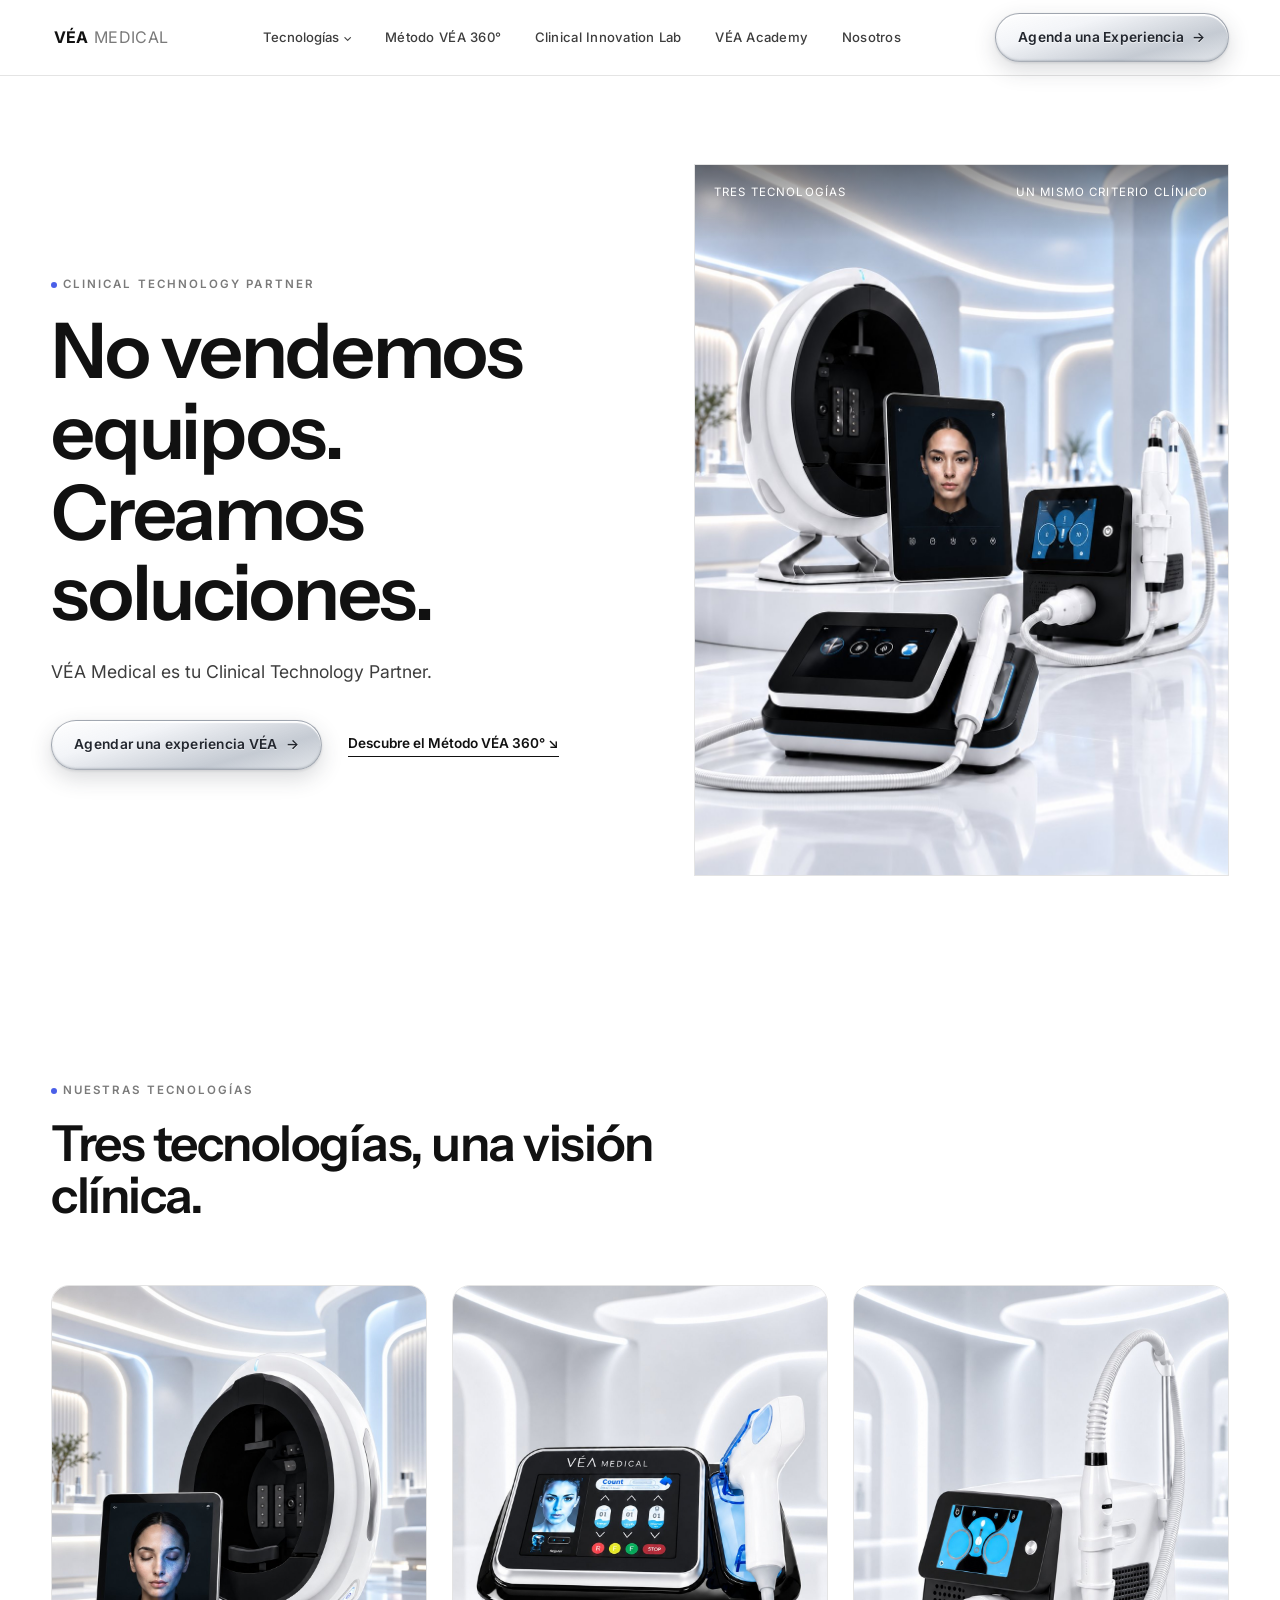
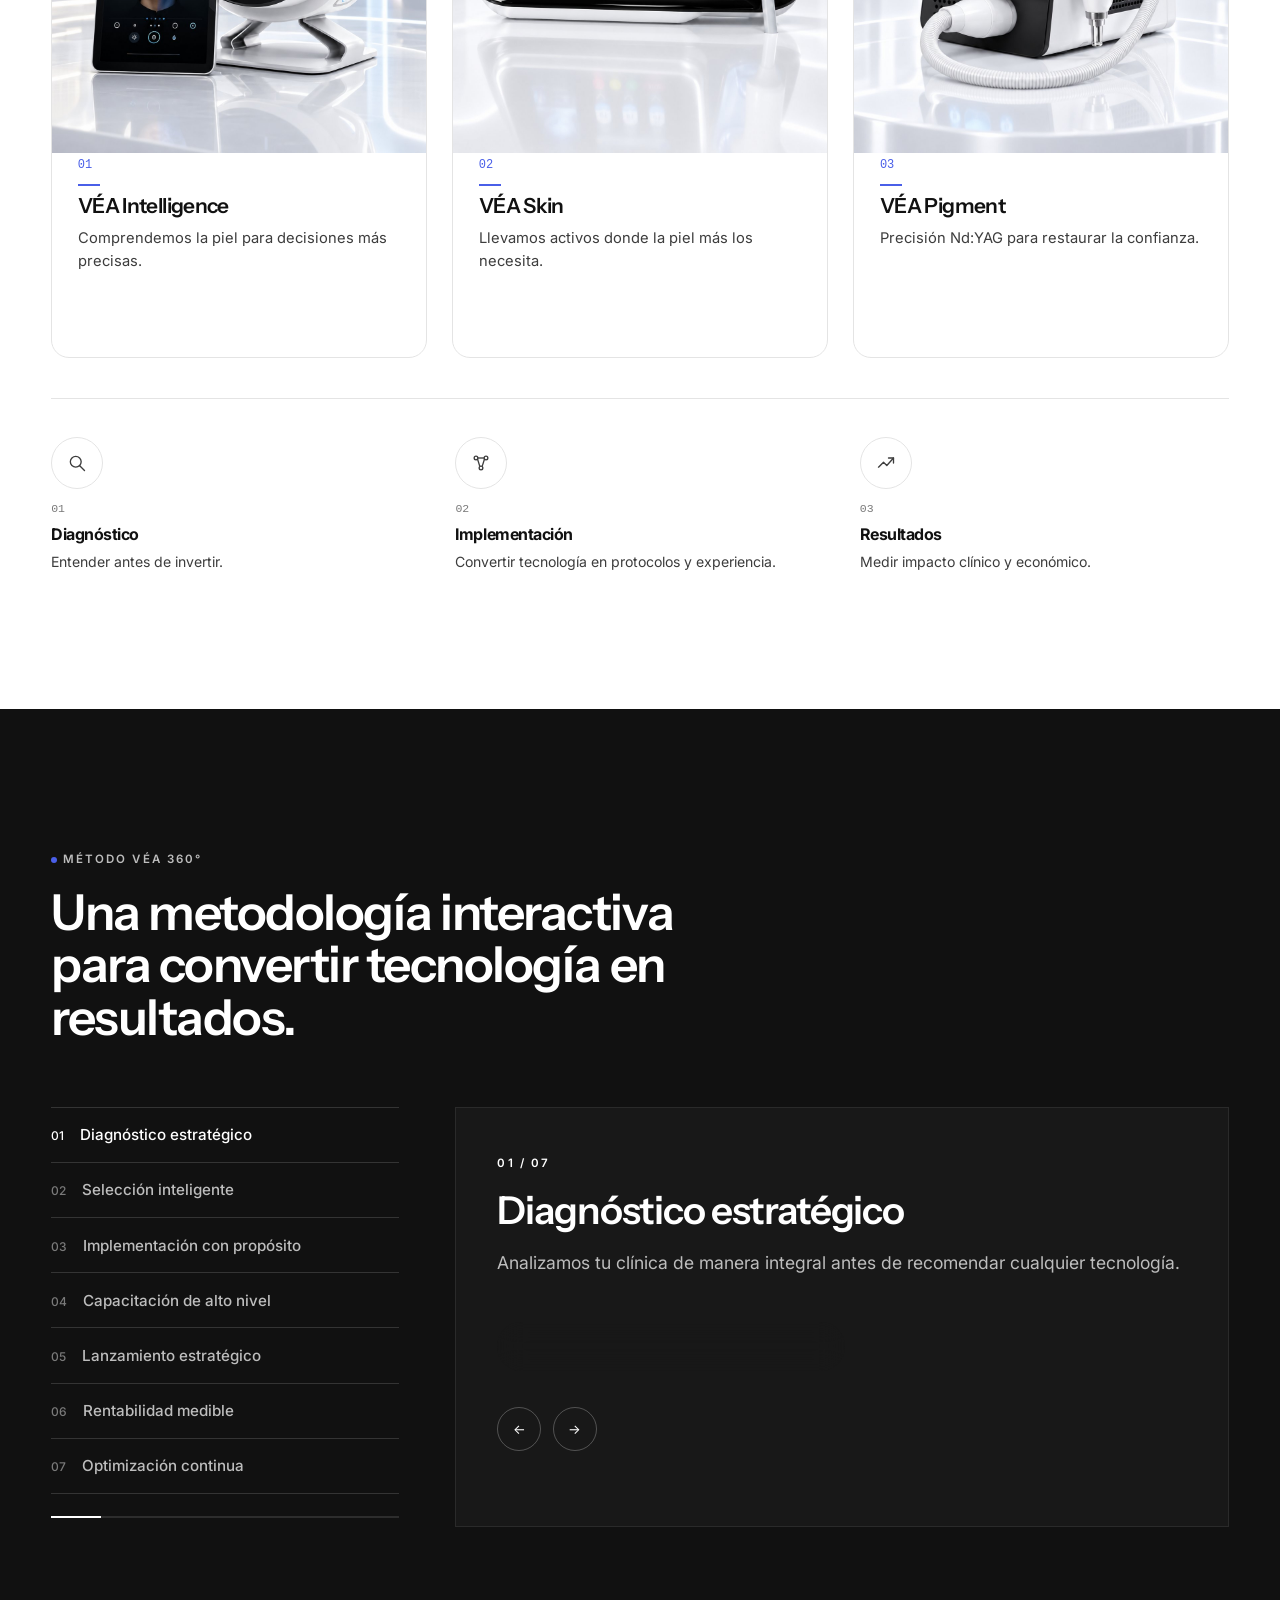
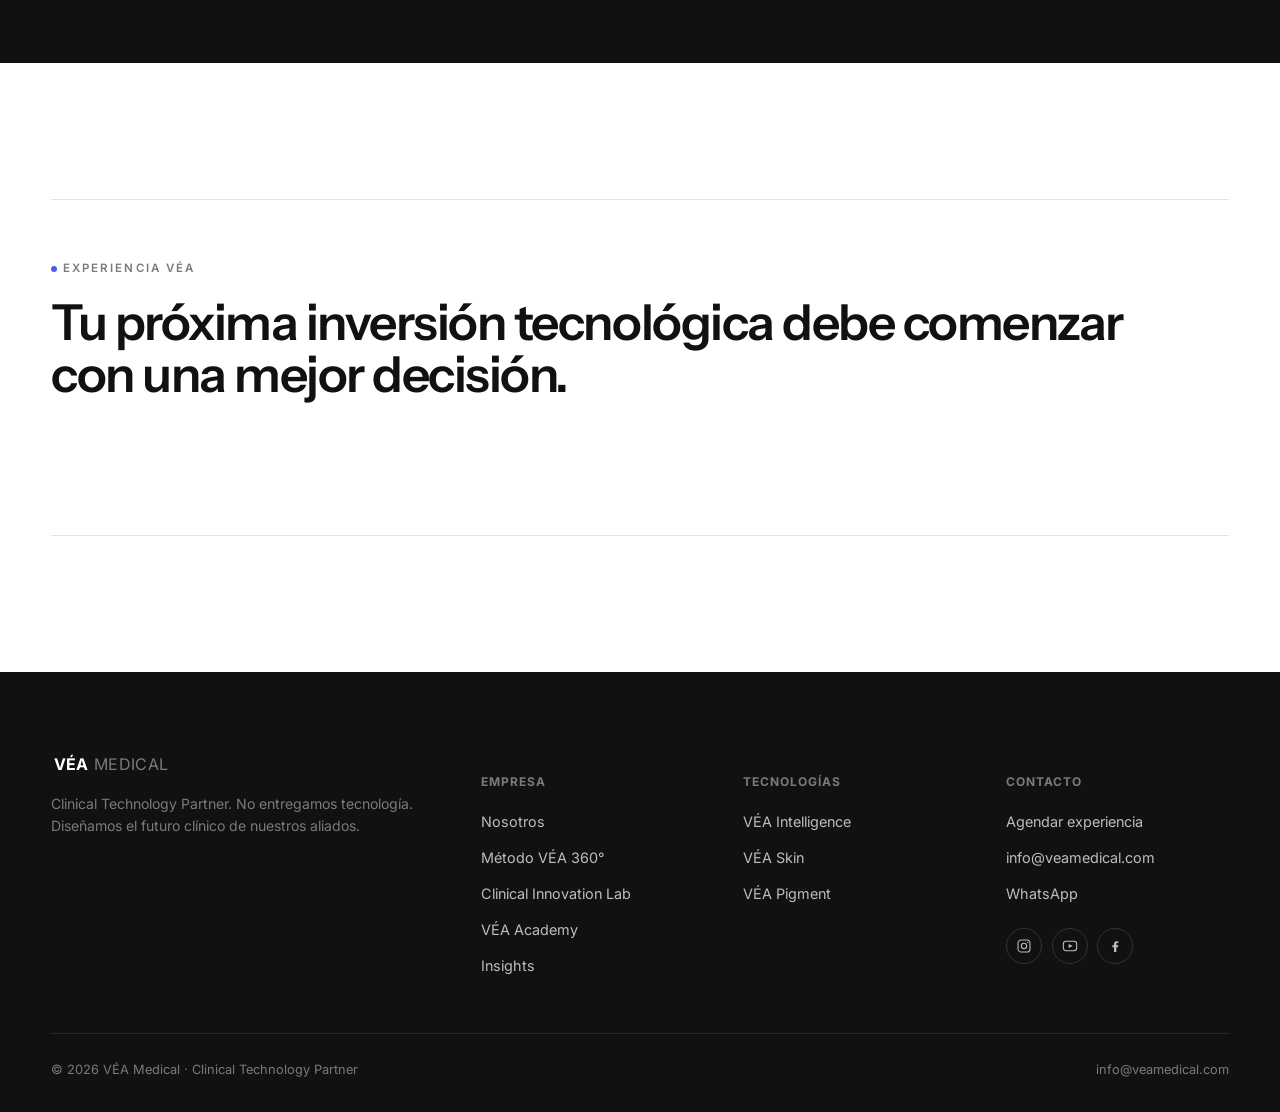
<file: index.html>
<!doctype html>
<html lang="es" class="no-js">
<head>
<script>document.documentElement.classList.replace('no-js','js');</script>
<meta charset="utf-8">
<meta name="viewport" content="width=device-width,initial-scale=1.0">
<title>VÉA Medical | Clinical Technology Partner</title>
<meta name="description" content="VÉA Medical: el Clinical Technology Partner que acompaña a clínicas en el diagnóstico, selección e implementación de tecnología médico-estética con resultados medibles.">
<link rel="canonical" href="https://veamedical.com/index.html">
<meta name="robots" content="index, follow">

<meta property="og:type" content="website">
<meta property="og:site_name" content="VÉA Medical">
<meta property="og:title" content="VÉA Medical | Clinical Technology Partner">
<meta property="og:description" content="VÉA Medical: el Clinical Technology Partner que acompaña a clínicas en el diagnóstico, selección e implementación de tecnología médico-estética con resultados medibles.">
<meta property="og:url" content="https://veamedical.com/index.html">
<meta property="og:image" content="https://veamedical.com/hero-portfolio.jpg">
<meta property="og:locale" content="es_DO">
<meta name="twitter:card" content="summary_large_image">
<meta name="twitter:title" content="VÉA Medical | Clinical Technology Partner">
<meta name="twitter:description" content="VÉA Medical: el Clinical Technology Partner que acompaña a clínicas en el diagnóstico, selección e implementación de tecnología médico-estética con resultados medibles.">
<meta name="twitter:image" content="https://veamedical.com/hero-portfolio.jpg">

<link rel="preconnect" href="https://fonts.googleapis.com">
<link rel="preconnect" href="https://fonts.gstatic.com" crossorigin>
<link rel="stylesheet" href="styles.css">
<script type="application/ld+json">{"@context":"https://schema.org","@type":"MedicalBusiness","name":"VÉA Medical","alternateName":"VÉA Medical — Clinical Technology Partner","description":"Clinical Technology Partner que acompaña a clínicas y centros de estética en el diagnóstico, selección, implementación y rentabilidad de tecnología médico-estética.","url":"https://veamedical.com/","logo":"https://veamedical.com/logo.png","image":"https://veamedical.com/hero-portfolio.jpg","email":"info@veamedical.com","areaServed":{"@type":"Country","name":"República Dominicana"},"sameAs":[]}</script>
<script type="application/ld+json">{"@context":"https://schema.org","@type":"BreadcrumbList","itemListElement":[{"@type":"ListItem","position":1,"name":"Inicio","item":"https://veamedical.com/index.html"}]}</script>
<script type="application/ld+json">{"@context":"https://schema.org","@type":"ItemList","itemListElement":[{"@type":"Product","position":1,"name":"VÉA Intelligence","description":"Scanner facial con inteligencia artificial, 17 tipos de análisis.","url":"https://veamedical.com/tecnologia-intelligence.html"},{"@type":"Product","position":2,"name":"VÉA Skin","description":"Sistema de drug delivery 2 en 1: microchip y aguja convencional.","url":"https://veamedical.com/tecnologia-skin.html"},{"@type":"Product","position":3,"name":"VÉA Pigment","description":"Plataforma Nd:YAG para corrección de pigmentos, tatuajes y Carbon Peel.","url":"https://veamedical.com/tecnologia-pigment.html"}]}</script>
</head>
<body>

  <a class="skip-link" href="#main">Saltar al contenido</a>
  <header class="nav">
    <div class="nav-inner">
      <a class="logo" href="index.html">VÉA <span>MEDICAL</span></a>
      <nav aria-label="Navegación principal">
        <ul class="nav-links">
          <li class="has-dropdown">
            <button class="nav-dropdown-trigger" aria-expanded="false" aria-controls="tech-dropdown">Tecnologías <span class="caret" aria-hidden="true">⌄</span></button>
            <ul class="nav-dropdown" id="tech-dropdown">
              <li><a href="tecnologia-intelligence.html">VÉA Intelligence</a></li>
            <li><a href="tecnologia-skin.html">VÉA Skin</a></li>
            <li><a href="tecnologia-pigment.html">VÉA Pigment</a></li>
            </ul>
          </li>
          <li><a href="nosotros.html#metodo">Método VÉA 360°</a></li>
        <li><a href="clinical-innovation-lab.html">Clinical Innovation Lab</a></li>
        <li><a href="academy.html">VÉA Academy</a></li>
        <li><a href="nosotros.html">Nosotros</a></li>
        </ul>
      </nav>
      <div class="nav-cta">
        <a class="btn btn-primary" href="contacto.html"><span class="label">Agenda una Experiencia</span> <span class="btn-arrow" aria-hidden="true">→</span></a>
        <button class="nav-burger" aria-label="Abrir menú" aria-expanded="false" aria-controls="mobile-menu">
          <span></span>
        </button>
      </div>
    </div>
  </header>
  <div class="mobile-menu" id="mobile-menu">
      <span class="mobile-menu-label">Tecnologías</span>
      <a href="tecnologia-intelligence.html" class="mobile-sub">VÉA Intelligence</a>
      <a href="tecnologia-skin.html" class="mobile-sub">VÉA Skin</a>
      <a href="tecnologia-pigment.html" class="mobile-sub">VÉA Pigment</a>
      <span class="mobile-menu-divider"></span>
      <a href="nosotros.html#metodo">Método VÉA 360°</a>
      <a href="clinical-innovation-lab.html">Clinical Innovation Lab</a>
      <a href="academy.html">VÉA Academy</a>
      <a href="nosotros.html">Nosotros</a>
      <a class="btn btn-primary" href="contacto.html">Agenda una Experiencia →</a>
  </div>

<main id="main">

  <section class="hero">
    <div class="container hero-grid">
      <div class="hero-copy reveal">
        <span class="kicker">Clinical Technology Partner</span>
        <h1>No vendemos equipos. Creamos soluciones.</h1>
        <p class="lede">VÉA Medical es tu Clinical Technology Partner.</p>
        <div class="hero-actions">
          <a class="btn btn-primary" href="contacto.html">Agendar una experiencia VÉA <span class="btn-arrow" aria-hidden="true">→</span></a>
          <a class="hero-link-inline" href="#metodo">Descubre el Método VÉA 360° ↘</a>
        </div>
        
      </div>
      <div class="hero-visual reveal reveal-delay-2">
        <div class="hero-visual-frame">
          <div class="hero-visual-label"><span>Tres tecnologías</span><span>Un mismo criterio clínico</span></div>
          <img class="hero-portfolio-img" src="home-hero.jpg" alt="Portafolio VÉA Medical: VÉA Intelligence, VÉA Skin y VÉA Pigment" width="980" height="1225" loading="eager">
        </div>
      </div>
    </div>
  </section>

  <section class="home-tech-section" aria-labelledby="tec-h">
    <div class="container">
      <div class="section-head">
        <span class="kicker">Nuestras tecnologías</span>
        <h2 id="tec-h">Tres tecnologías, una visión clínica.</h2>
      </div>
      <div class="product-grid home-product-grid">
        <article class="product-card">
          <figure><img src="home-intelligence.jpg" alt="VÉA Intelligence" loading="lazy"></figure>
          <div class="product-body">
            <span class="num">01</span>
            <h3>VÉA Intelligence</h3>
            <p>Comprendemos la piel para decisiones más precisas.</p>
            <a class="card-link" href="tecnologia-intelligence.html">Conocer más <span class="arrow" aria-hidden="true">→</span></a>
          </div>
        </article>
        <article class="product-card">
          <figure><img src="home-skin.jpg" alt="VÉA Skin — SKIN BOOST" loading="lazy"></figure>
          <div class="product-body">
            <span class="num">02</span>
            <h3>VÉA Skin</h3>
            <p>Llevamos activos donde la piel más los necesita.</p>
            <a class="card-link" href="tecnologia-skin.html">Conocer más <span class="arrow" aria-hidden="true">→</span></a>
          </div>
        </article>
        <article class="product-card">
          <figure><img src="home-pigment.jpg" alt="VÉA Pigment" loading="lazy"></figure>
          <div class="product-body">
            <span class="num">03</span>
            <h3>VÉA Pigment</h3>
            <p>Precisión Nd:YAG para restaurar la confianza.</p>
            <a class="card-link" href="tecnologia-pigment.html">Conocer más <span class="arrow" aria-hidden="true">→</span></a>
          </div>
        </article>
      </div>
    </div>
  </section>

  <section class="home-process-section" aria-label="Cómo trabajamos">
    <div class="container">
      <div class="hero-stats">
          <div>
            <div class="stat-icon" aria-hidden="true"><svg viewBox="0 0 24 24"><circle cx="10.5" cy="10.5" r="6.5" stroke-width="1.6"/><line x1="15.3" y1="15.3" x2="21" y2="21" stroke-width="1.6" stroke-linecap="round"/></svg></div>
            <span class="num">01</span>
            <h4>Diagnóstico</h4>
            <p>Entender antes de invertir.</p>
          </div>
          <div>
            <div class="stat-icon" aria-hidden="true"><svg viewBox="0 0 24 24"><circle cx="6" cy="6" r="2.2" stroke-width="1.6"/><circle cx="18" cy="6" r="2.2" stroke-width="1.6"/><circle cx="12" cy="18" r="2.2" stroke-width="1.6"/><line x1="7.8" y1="7.2" x2="10.6" y2="16" stroke-width="1.6"/><line x1="16.2" y1="7.2" x2="13.4" y2="16" stroke-width="1.6"/><line x1="8.2" y1="6" x2="15.8" y2="6" stroke-width="1.6"/></svg></div>
            <span class="num">02</span>
            <h4>Implementación</h4>
            <p>Convertir tecnología en protocolos y experiencia.</p>
          </div>
          <div>
            <div class="stat-icon" aria-hidden="true"><svg viewBox="0 0 24 24"><polyline points="3,17 9,11 13,15 21,6" stroke-width="1.6" stroke-linecap="round" stroke-linejoin="round"/><polyline points="15,6 21,6 21,12" stroke-width="1.6" stroke-linecap="round" stroke-linejoin="round"/></svg></div>
            <span class="num">03</span>
            <h4>Resultados</h4>
            <p>Medir impacto clínico y económico.</p>
          </div>
        </div>
    </div>
  </section>


  <section id="metodo" class="section-dark" aria-labelledby="metodo-h" data-method>
    <div class="container">
      <div class="section-head">
        <span class="kicker">Método VÉA 360°</span>
        <h2 id="metodo-h">Una metodología interactiva para convertir tecnología en resultados.</h2>
      </div>
      <div class="method">
        <div>
          <div class="method-steps" role="tablist" aria-orientation="vertical">
            <button class="method-step" role="tab" data-title="Diagnóstico estratégico" data-lead="Analizamos tu clínica de manera integral antes de recomendar cualquier tecnología."><span class="n">01</span> Diagnóstico estratégico</button>
            <button class="method-step" role="tab" data-title="Selección inteligente" data-lead="Elegimos la tecnología correcta con criterio clínico, técnico y financiero — no la más cara."><span class="n">02</span> Selección inteligente</button>
            <button class="method-step" role="tab" data-title="Implementación con propósito" data-lead="Instalación, protocolos y puesta en marcha alineados con el objetivo comercial de tu clínica."><span class="n">03</span> Implementación con propósito</button>
            <button class="method-step" role="tab" data-title="Capacitación de alto nivel" data-lead="Formamos a tu equipo para que trate con confianza y resultados desde el primer paciente."><span class="n">04</span> Capacitación de alto nivel</button>
            <button class="method-step" role="tab" data-title="Lanzamiento estratégico" data-lede="Estrategia de comunicación, materiales y campañas listas antes de que el equipo llegue." data-lead="Estrategia de comunicación, materiales y campañas listas antes de que el equipo llegue."><span class="n">05</span> Lanzamiento estratégico</button>
            <button class="method-step" role="tab" data-title="Rentabilidad medible" data-lead="Transformamos tu inversión en resultados medibles y sostenibles en el tiempo."><span class="n">06</span> Rentabilidad medible</button>
            <button class="method-step" role="tab" data-title="Optimización continua" data-lead="Seguimiento, ajuste de protocolos y soporte técnico permanente — para siempre."><span class="n">07</span> Optimización continua</button>
          </div>
          <div class="method-progress"><div class="method-progress-bar"></div></div>
        </div>
        <div class="method-panel" role="tabpanel">
          <span class="kicker" data-method-kicker>01 / 07</span>
          <h3 data-method-title>Diagnóstico estratégico</h3>
          <p class="lede" data-method-lead>Analizamos tu clínica de manera integral antes de recomendar cualquier tecnología.</p>
          <a class="btn btn-primary" href="contacto.html" style="margin-top:1.8rem;">Hablar con un Clinical Technology Partner →</a>
          <div class="method-nav">
            <button type="button" data-method-prev aria-label="Etapa anterior">←</button>
            <button type="button" data-method-next aria-label="Etapa siguiente">→</button>
          </div>
        </div>
      </div>
    </div>
  </section>

  <section aria-labelledby="cta-h">
    <div class="container">
      <div class="cta-band" style="border-top:1px solid var(--line); border-bottom:1px solid var(--line);">
        <div>
          <span class="kicker">Experiencia VÉA</span>
          <h2 id="cta-h">Tu próxima inversión tecnológica debe comenzar con una mejor decisión.</h2>
        </div>
        <div class="cta-band-actions">
          <a class="btn btn-primary" href="contacto.html">Agendar una experiencia →</a>
          <a class="btn btn-ghost" href="tecnologia.html">Explorar tecnologías</a>
        </div>
      </div>
    </div>
  </section>

</main>

  <footer class="site-footer">
    <div class="container">
      <div class="footer-top">
        <div class="footer-brand">
          <a class="logo" href="index.html">VÉA <span>MEDICAL</span></a>
          <p>Clinical Technology Partner. No entregamos tecnología. Diseñamos el futuro clínico de nuestros aliados.</p>
        </div>
        <div class="footer-col">
          <h5>Empresa</h5>
          <ul>
            <li><a href="nosotros.html">Nosotros</a></li>
            <li><a href="nosotros.html#metodo">Método VÉA 360°</a></li>
            <li><a href="clinical-innovation-lab.html">Clinical Innovation Lab</a></li>
            <li><a href="academy.html">VÉA Academy</a></li>
            <li><a href="por-que-vea.html">Insights</a></li>
          </ul>
        </div>
        <div class="footer-col">
          <h5>Tecnologías</h5>
          <ul>
            <li><a href="tecnologia-intelligence.html">VÉA Intelligence</a></li>
            <li><a href="tecnologia-skin.html">VÉA Skin</a></li>
            <li><a href="tecnologia-pigment.html">VÉA Pigment</a></li>
          </ul>
        </div>
        <div class="footer-col">
          <h5>Contacto</h5>
          <ul>
            <li><a href="contacto.html">Agendar experiencia</a></li>
            <li><a href="mailto:info@veamedical.com">info@veamedical.com</a></li>
            <li><a href="https://wa.me/18090000000" rel="noopener">WhatsApp</a></li>
          </ul>
          <div class="footer-social">
            <a href="https://instagram.com/veamedical" rel="noopener" aria-label="Instagram"><svg viewBox="0 0 24 24"><rect x="3" y="3" width="18" height="18" rx="5" stroke-width="1.6"/><circle cx="12" cy="12" r="4" stroke-width="1.6"/><circle cx="17.5" cy="6.5" r="1" fill="currentColor" stroke="none"/></svg></a>
            <a href="https://youtube.com/@veamedical" rel="noopener" aria-label="YouTube"><svg viewBox="0 0 24 24"><rect x="2" y="5" width="20" height="14" rx="4" stroke-width="1.6"/><polygon points="10,9 16,12 10,15" fill="currentColor" stroke="none"/></svg></a>
            <a href="https://facebook.com/veamedical" rel="noopener" aria-label="Facebook"><svg viewBox="0 0 24 24"><path d="M14 21v-7h2.5l.5-3H14V9c0-.9.3-1.5 1.7-1.5H17V5c-.3 0-1.3-.1-2.4-.1-2.4 0-4.1 1.5-4.1 4.2V11H8v3h2.5v7h3.5z" fill="currentColor" stroke="none"/></svg></a>
          </div>
        </div>
      </div>
      <div class="footer-bottom">
        <span>© <span data-year></span> VÉA Medical · Clinical Technology Partner</span>
        <span>info@veamedical.com</span>
      </div>
    </div>
  </footer>

<script src="main.js" defer></script>
</body>
</html>
</file>
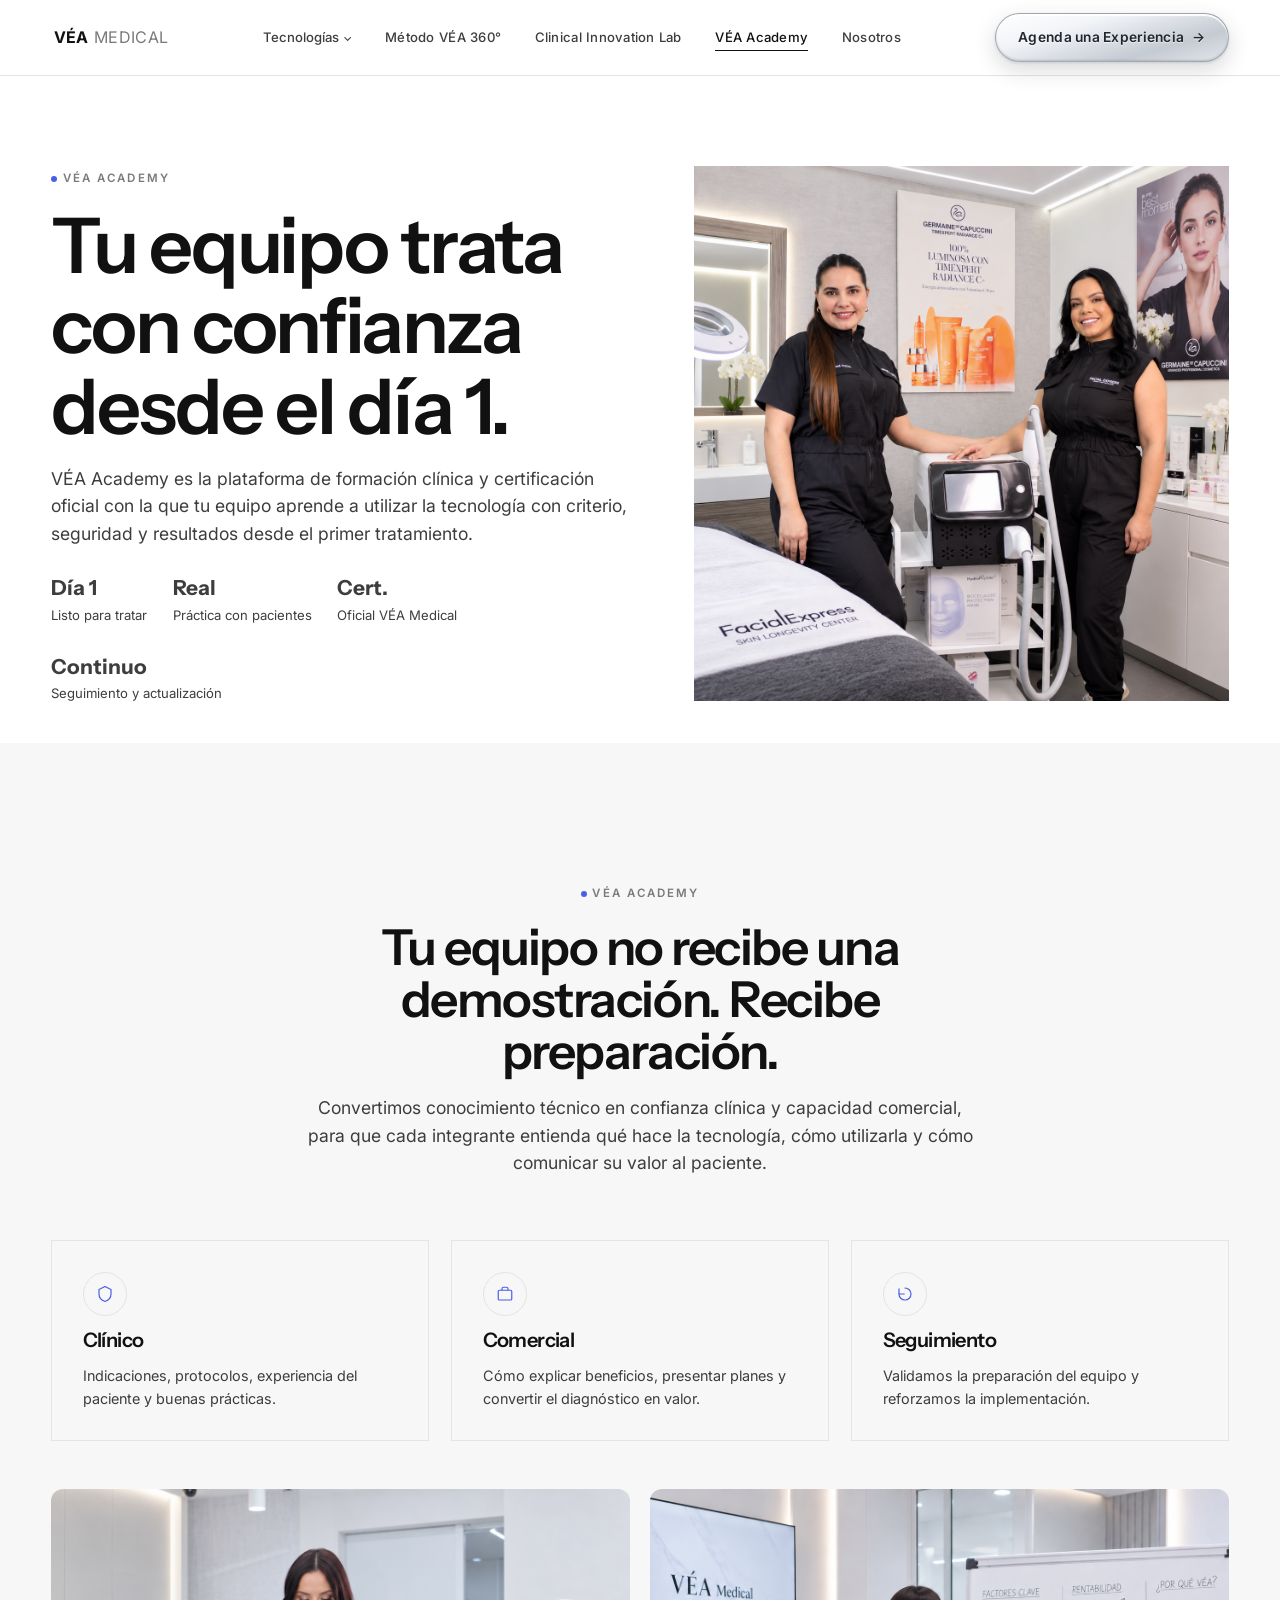
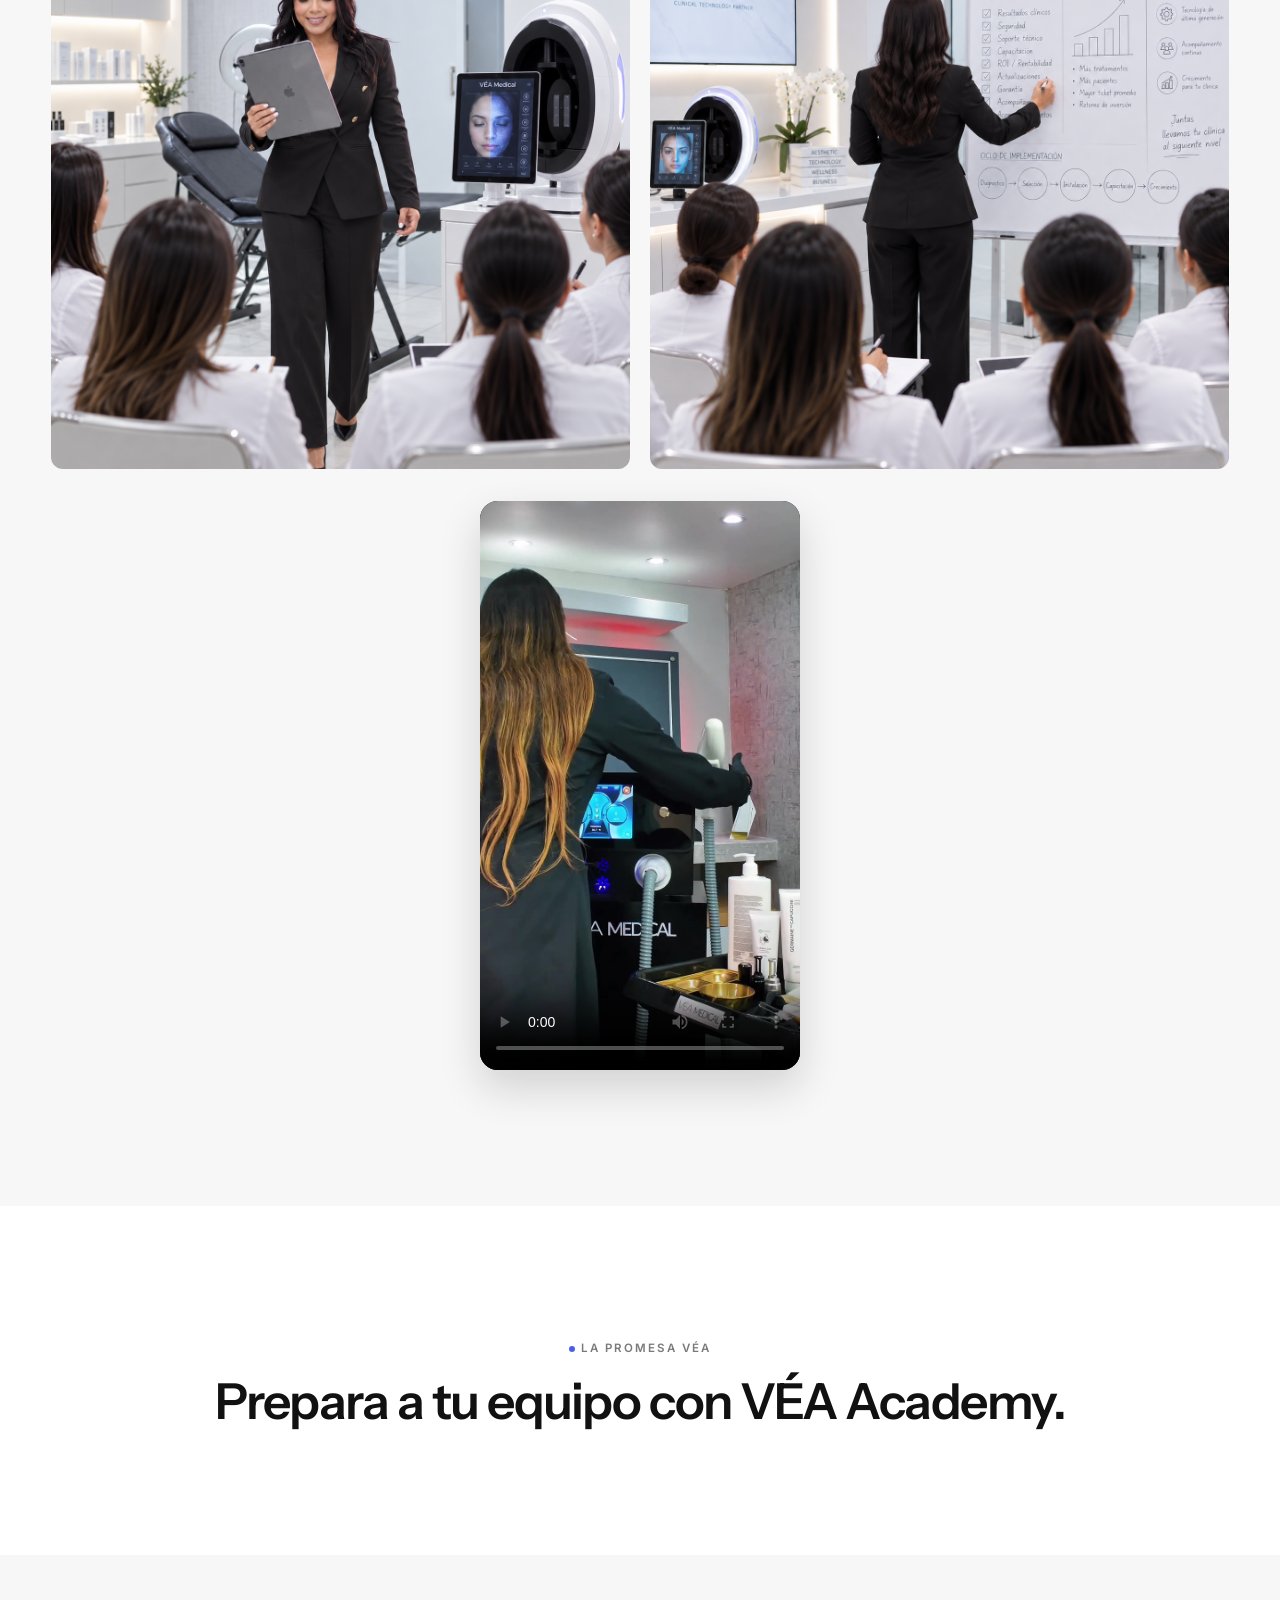
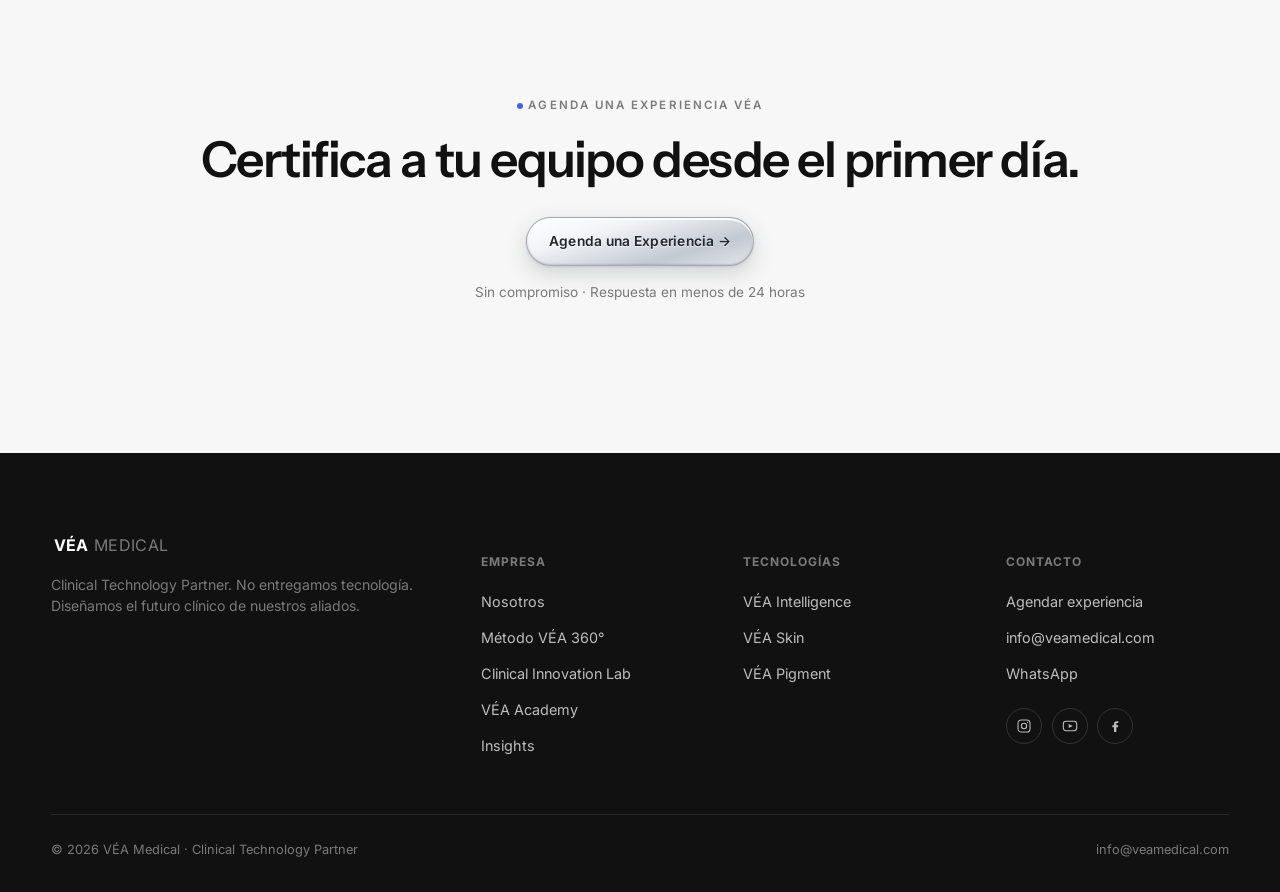
<file: academy.html>
<!doctype html>
<html lang="es" class="no-js">
<head>
<script>document.documentElement.classList.replace('no-js','js');</script>
<meta charset="utf-8">
<meta name="viewport" content="width=device-width,initial-scale=1.0">
<title>VÉA Academy | Formación clínica y certificación</title>
<meta name="description" content="VÉA Academy: capacitación teórica y práctica, protocolos clínicos exclusivos y certificación oficial para que tu equipo trate con confianza desde el día 1.">
<link rel="canonical" href="https://veamedical.com/academy.html">
<meta name="robots" content="index, follow">

<meta property="og:type" content="website">
<meta property="og:site_name" content="VÉA Medical">
<meta property="og:title" content="VÉA Academy | Formación clínica y certificación">
<meta property="og:description" content="VÉA Academy: capacitación teórica y práctica, protocolos clínicos exclusivos y certificación oficial para que tu equipo trate con confianza desde el día 1.">
<meta property="og:url" content="https://veamedical.com/academy.html">
<meta property="og:image" content="https://veamedical.com/hero-portfolio.jpg">
<meta property="og:locale" content="es_DO">
<meta name="twitter:card" content="summary_large_image">
<meta name="twitter:title" content="VÉA Academy | Formación clínica y certificación">
<meta name="twitter:description" content="VÉA Academy: capacitación teórica y práctica, protocolos clínicos exclusivos y certificación oficial para que tu equipo trate con confianza desde el día 1.">
<meta name="twitter:image" content="https://veamedical.com/hero-portfolio.jpg">

<link rel="preconnect" href="https://fonts.googleapis.com">
<link rel="preconnect" href="https://fonts.gstatic.com" crossorigin>
<link rel="stylesheet" href="styles.css">
<script type="application/ld+json">{"@context":"https://schema.org","@type":"MedicalBusiness","name":"VÉA Medical","alternateName":"VÉA Medical — Clinical Technology Partner","description":"Clinical Technology Partner que acompaña a clínicas y centros de estética en el diagnóstico, selección, implementación y rentabilidad de tecnología médico-estética.","url":"https://veamedical.com/","logo":"https://veamedical.com/logo.png","image":"https://veamedical.com/hero-portfolio.jpg","email":"info@veamedical.com","areaServed":{"@type":"Country","name":"República Dominicana"},"sameAs":[]}</script>
<script type="application/ld+json">{"@context":"https://schema.org","@type":"BreadcrumbList","itemListElement":[{"@type":"ListItem","position":1,"name":"Inicio","item":"https://veamedical.com/index.html"},{"@type":"ListItem","position":2,"name":"VÉA Academy","item":"https://veamedical.com/academy.html"}]}</script>
<script type="application/ld+json">{"@context":"https://schema.org","@type":"Course","name":"VÉA Academy — Certificación clínica VÉA Medical","description":"Formación clínica y comercial con práctica real y certificación oficial para equipos de clínicas estéticas.","provider":{"@type":"Organization","name":"VÉA Medical","sameAs":"https://veamedical.com/"}}</script>
</head>
<body>

  <a class="skip-link" href="#main">Saltar al contenido</a>
  <header class="nav">
    <div class="nav-inner">
      <a class="logo" href="index.html">VÉA <span>MEDICAL</span></a>
      <nav aria-label="Navegación principal">
        <ul class="nav-links">
          <li class="has-dropdown">
            <button class="nav-dropdown-trigger" aria-expanded="false" aria-controls="tech-dropdown">Tecnologías <span class="caret" aria-hidden="true">⌄</span></button>
            <ul class="nav-dropdown" id="tech-dropdown">
              <li><a href="tecnologia-intelligence.html">VÉA Intelligence</a></li>
            <li><a href="tecnologia-skin.html">VÉA Skin</a></li>
            <li><a href="tecnologia-pigment.html">VÉA Pigment</a></li>
            </ul>
          </li>
          <li><a href="nosotros.html#metodo">Método VÉA 360°</a></li>
        <li><a href="clinical-innovation-lab.html">Clinical Innovation Lab</a></li>
        <li><a href="academy.html" aria-current="page">VÉA Academy</a></li>
        <li><a href="nosotros.html">Nosotros</a></li>
        </ul>
      </nav>
      <div class="nav-cta">
        <a class="btn btn-primary" href="contacto.html"><span class="label">Agenda una Experiencia</span> <span class="btn-arrow" aria-hidden="true">→</span></a>
        <button class="nav-burger" aria-label="Abrir menú" aria-expanded="false" aria-controls="mobile-menu">
          <span></span>
        </button>
      </div>
    </div>
  </header>
  <div class="mobile-menu" id="mobile-menu">
      <span class="mobile-menu-label">Tecnologías</span>
      <a href="tecnologia-intelligence.html" class="mobile-sub">VÉA Intelligence</a>
      <a href="tecnologia-skin.html" class="mobile-sub">VÉA Skin</a>
      <a href="tecnologia-pigment.html" class="mobile-sub">VÉA Pigment</a>
      <span class="mobile-menu-divider"></span>
      <a href="nosotros.html#metodo">Método VÉA 360°</a>
      <a href="clinical-innovation-lab.html">Clinical Innovation Lab</a>
      <a href="academy.html" aria-current="page">VÉA Academy</a>
      <a href="nosotros.html">Nosotros</a>
      <a class="btn btn-primary" href="contacto.html">Agenda una Experiencia →</a>
  </div>

<main id="main">

  <section class="hero" style="min-height:auto; padding-bottom:2.5rem;">
    <div class="container hero-grid">
      <div>
        <span class="kicker">VÉA Academy</span>
        <h1 style="max-width:14em;">Tu equipo trata con confianza desde el día 1.</h1>
        <p class="lede">VÉA Academy es la plataforma de formación clínica y certificación oficial con la que tu equipo aprende a utilizar la tecnología con criterio, seguridad y resultados desde el primer tratamiento.</p>
        <div class="badge-row">
          <div><strong>Día 1</strong>Listo para tratar</div>
          <div><strong>Real</strong>Práctica con pacientes</div>
          <div><strong>Cert.</strong>Oficial VÉA Medical</div>
          <div><strong>Continuo</strong>Seguimiento y actualización</div>
        </div>
      </div>
      <div class="feature-media academy-class-photo">
        <img src="equipo-vea.PNG" alt="Integrantes del equipo clínico junto a una tecnología médico-estética en Facial Express" loading="eager">
      </div>
    </div>
  </section>

  <section class="section-tint" aria-labelledby="prep-h">
    <div class="container">
      <div class="section-head center">
        <span class="kicker">VÉA Academy</span>
        <h2 id="prep-h">Tu equipo no recibe una demostración. Recibe preparación.</h2>
        <p class="lede" style="margin-inline:auto;">Convertimos conocimiento técnico en confianza clínica y capacidad comercial, para que cada integrante entienda qué hace la tecnología, cómo utilizarla y cómo comunicar su valor al paciente.</p>
      </div>
      <div class="pillars cols-3">
        <div class="pillar"><div class="pillar-icon" aria-hidden="true"><svg viewBox="0 0 24 24"><path d="M12 2 4 6v6c0 5 3.5 8.5 8 10 4.5-1.5 8-5 8-10V6l-8-4z" stroke-width="1.6" stroke-linejoin="round"/></svg></div><h3>Clínico</h3><p>Indicaciones, protocolos, experiencia del paciente y buenas prácticas.</p></div>
        <div class="pillar"><div class="pillar-icon" aria-hidden="true"><svg viewBox="0 0 24 24"><rect x="3" y="7" width="18" height="13" rx="1.5" stroke-width="1.6"/><path d="M8 7V5a2 2 0 0 1 2-2h4a2 2 0 0 1 2 2v2" stroke-width="1.6"/></svg></div><h3>Comercial</h3><p>Cómo explicar beneficios, presentar planes y convertir el diagnóstico en valor.</p></div>
        <div class="pillar"><div class="pillar-icon" aria-hidden="true"><svg viewBox="0 0 24 24"><path d="M4 12a8 8 0 1 0 8-8" stroke-width="1.6" stroke-linecap="round"/><polyline points="4,5 4,12 11,12" stroke-width="1.6" stroke-linecap="round" stroke-linejoin="round"/></svg></div><h3>Seguimiento</h3><p>Validamos la preparación del equipo y reforzamos la implementación.</p></div>
      </div>
      <div class="academy-class-gallery">
        <figure><img src="academy-jhoana-clase-1.png" alt="Jhoana explicando el diagnóstico facial a un grupo de alumnas en VÉA Academy" loading="lazy"></figure>
        <figure><img src="academy-jhoana-clase-2.png" alt="Jhoana impartiendo una clase sobre tecnología clínica y rentabilidad a las alumnas de VÉA Academy" loading="lazy"></figure>
      </div>
      <div class="academy-video"><video controls playsinline preload="metadata" poster="CAPACITACION-VEA-poster.jpg" aria-label="Video de capacitación VÉA Academy"><source src="CAPACITACION-VEA.mp4" type="video/mp4">Tu navegador no puede reproducir este video.</video></div>
    </div>
  </section>

  <section class="statement" aria-labelledby="promesa-h">
    <div class="container">
      <span class="kicker">La promesa VÉA</span>
      <h2 id="promesa-h" style="max-width:20em;">Prepara a tu equipo con VÉA Academy.</h2>
    </div>
  </section>

  <section class="section-tint" aria-labelledby="cta-h">
    <div class="container" style="text-align:center;">
      <span class="kicker">Agenda una experiencia VÉA</span>
      <h2 id="cta-h" style="max-width:24em; margin-inline:auto;">Certifica a tu equipo desde el primer día.</h2>
      <div class="cta-band-actions" style="justify-content:center; margin-top:2rem;">
        <a class="btn btn-primary" href="contacto.html">Agenda una Experiencia →</a>
      </div>
      <p style="font-size:.85rem; color:var(--gray-500); margin-top:1rem;">Sin compromiso · Respuesta en menos de 24 horas</p>
    </div>
  </section>

</main>

  <footer class="site-footer">
    <div class="container">
      <div class="footer-top">
        <div class="footer-brand">
          <a class="logo" href="index.html">VÉA <span>MEDICAL</span></a>
          <p>Clinical Technology Partner. No entregamos tecnología. Diseñamos el futuro clínico de nuestros aliados.</p>
        </div>
        <div class="footer-col">
          <h5>Empresa</h5>
          <ul>
            <li><a href="nosotros.html">Nosotros</a></li>
            <li><a href="nosotros.html#metodo">Método VÉA 360°</a></li>
            <li><a href="clinical-innovation-lab.html">Clinical Innovation Lab</a></li>
            <li><a href="academy.html">VÉA Academy</a></li>
            <li><a href="por-que-vea.html">Insights</a></li>
          </ul>
        </div>
        <div class="footer-col">
          <h5>Tecnologías</h5>
          <ul>
            <li><a href="tecnologia-intelligence.html">VÉA Intelligence</a></li>
            <li><a href="tecnologia-skin.html">VÉA Skin</a></li>
            <li><a href="tecnologia-pigment.html">VÉA Pigment</a></li>
          </ul>
        </div>
        <div class="footer-col">
          <h5>Contacto</h5>
          <ul>
            <li><a href="contacto.html">Agendar experiencia</a></li>
            <li><a href="mailto:info@veamedical.com">info@veamedical.com</a></li>
            <li><a href="https://wa.me/18090000000" rel="noopener">WhatsApp</a></li>
          </ul>
          <div class="footer-social">
            <a href="https://instagram.com/veamedical" rel="noopener" aria-label="Instagram"><svg viewBox="0 0 24 24"><rect x="3" y="3" width="18" height="18" rx="5" stroke-width="1.6"/><circle cx="12" cy="12" r="4" stroke-width="1.6"/><circle cx="17.5" cy="6.5" r="1" fill="currentColor" stroke="none"/></svg></a>
            <a href="https://youtube.com/@veamedical" rel="noopener" aria-label="YouTube"><svg viewBox="0 0 24 24"><rect x="2" y="5" width="20" height="14" rx="4" stroke-width="1.6"/><polygon points="10,9 16,12 10,15" fill="currentColor" stroke="none"/></svg></a>
            <a href="https://facebook.com/veamedical" rel="noopener" aria-label="Facebook"><svg viewBox="0 0 24 24"><path d="M14 21v-7h2.5l.5-3H14V9c0-.9.3-1.5 1.7-1.5H17V5c-.3 0-1.3-.1-2.4-.1-2.4 0-4.1 1.5-4.1 4.2V11H8v3h2.5v7h3.5z" fill="currentColor" stroke="none"/></svg></a>
          </div>
        </div>
      </div>
      <div class="footer-bottom">
        <span>© <span data-year></span> VÉA Medical · Clinical Technology Partner</span>
        <span>info@veamedical.com</span>
      </div>
    </div>
  </footer>

<script src="main.js" defer></script>
</body>
</html>
</file>
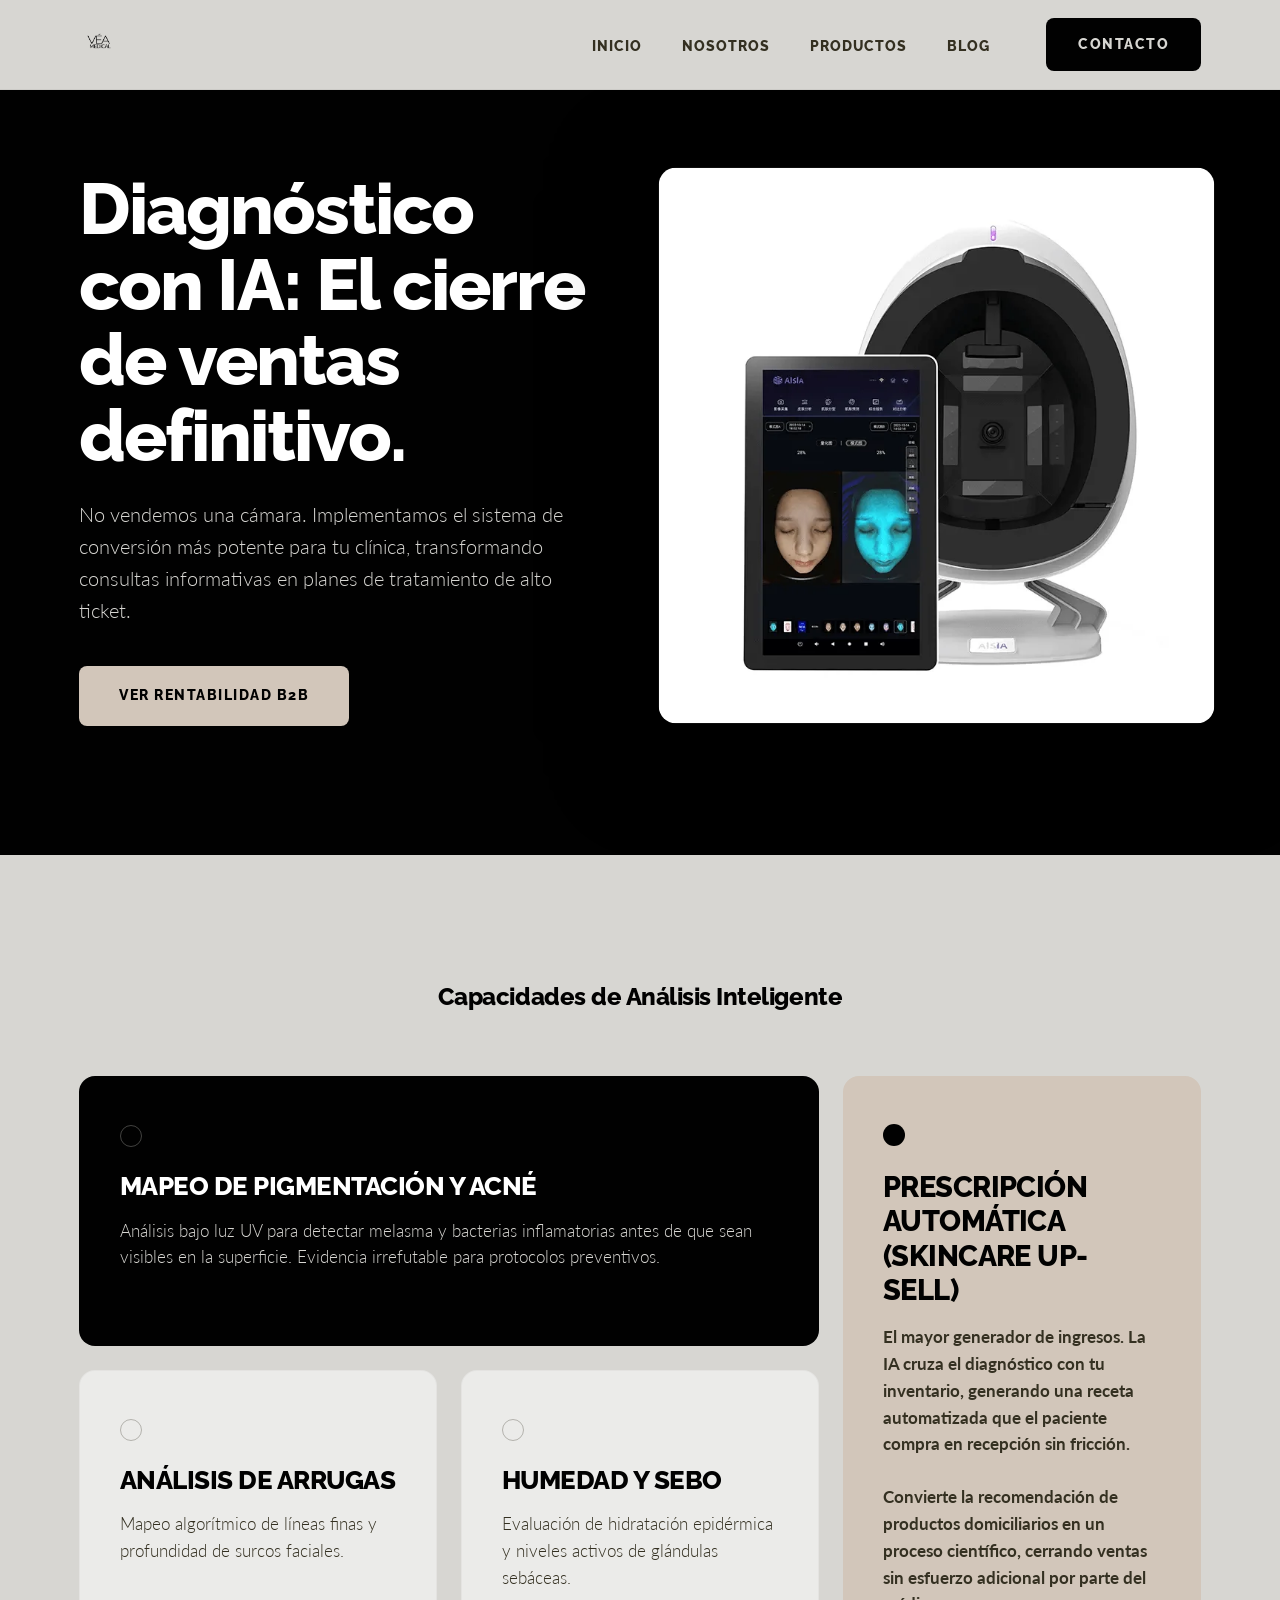
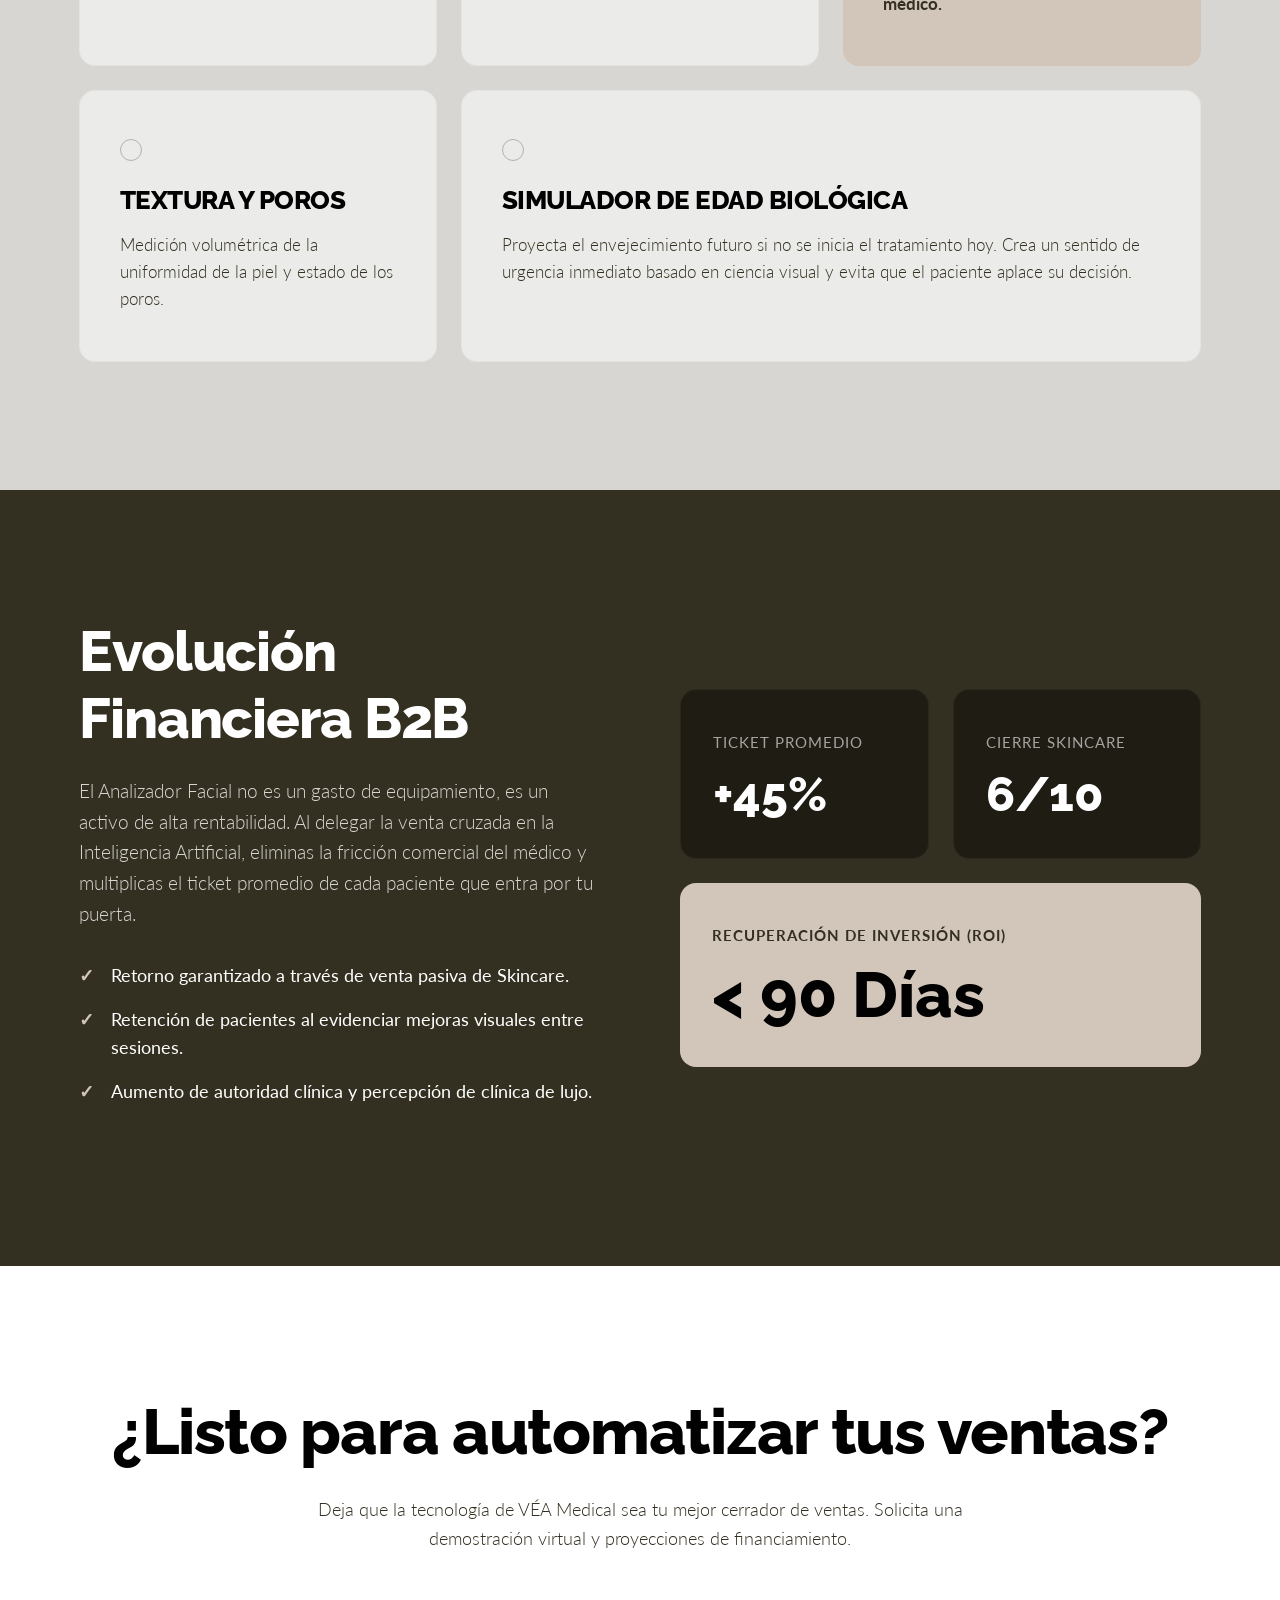
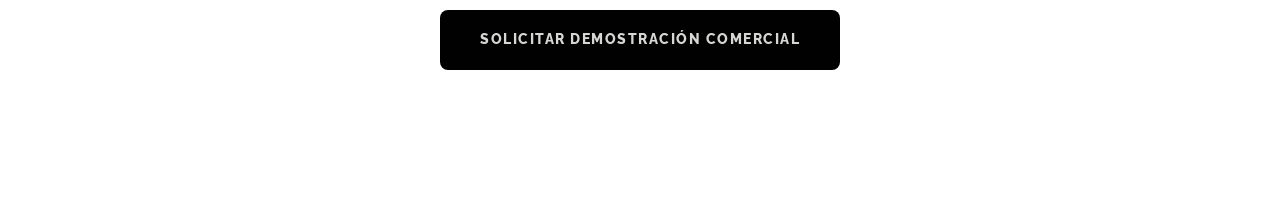
<file: analizador-facial.html>
<!DOCTYPE html>
<html lang="es">
<head>
    <meta charset="UTF-8">
    <meta name="viewport" content="width=device-width, initial-scale=1.0">
    <title>Analizador Facial IA | VÉA Medical - Innovación B2B</title>
    
    <link rel="preconnect" href="https://fonts.googleapis.com">
    <link rel="preconnect" href="https://fonts.gstatic.com" crossorigin>
    <link href="https://fonts.googleapis.com/css2?family=Lato:wght@300;400;700&family=Raleway:wght@400;700;800;900&display=swap" rel="stylesheet">
    
    <style>
        /* --- COLORES DEL MANUAL DE MARCA --- */
        :root {
            --negro: #010101;
            --carbon: #343021;
            --gris-claro: #d7d6d2;
            --beige: #D2C6BA;
            --blanco: #ffffff;
            --font-head: 'Raleway', sans-serif;
            --font-body: 'Lato', sans-serif;
            --transition-fast: 0.3s ease;
            --transition-slow: 0.5s ease;
        }

        /* --- RESET & SETUP --- */
        * { margin: 0; padding: 0; box-sizing: border-box; }
        html { scroll-behavior: smooth; }
        body {
            font-family: var(--font-body);
            color: var(--negro);
            background-color: var(--gris-claro);
            line-height: 1.6;
            overflow-x: hidden;
            -webkit-font-smoothing: antialiased;
            padding-top: 90px;
        }

        /* TÍTULOS */
        h1, h2, h3, h4 { font-family: var(--font-head); font-weight: 800; line-height: 1.2; margin-bottom: 1rem; letter-spacing: -0.02em; }
        p { font-size: 1.15rem; margin-bottom: 1.5rem; font-weight: 300; color: var(--carbon); }
        strong { font-weight: 700; color: inherit; }

        /* --- UTILIDADES --- */
        .text-center { text-align: center; }
        .bg-white { background-color: var(--blanco); }
        .container { max-width: 1250px; width: 100%; margin: 0 auto; padding: 0 5%; }
        section { padding: 8rem 0; position: relative; }

        /* --- BOTONES (Bordes Redondeados Modernos) --- */
        .btn {
            display: inline-flex; align-items: center; justify-content: center;
            padding: 1.2rem 2.5rem; font-family: var(--font-head); font-weight: 800;
            text-decoration: none; text-transform: uppercase; letter-spacing: 1.5px;
            font-size: 0.85rem; cursor: pointer; border: none;
            border-radius: 8px; /* BORDES REDONDEADOS */
            transition: var(--transition-fast);
        }
        .btn-black { background-color: var(--negro); color: var(--gris-claro); }
        .btn-black:hover { background-color: var(--carbon); color: var(--blanco); transform: translateY(-3px); box-shadow: 0 10px 20px rgba(0,0,0,0.15);}
        .btn-beige { background-color: var(--beige); color: var(--negro); }
        .btn-beige:hover { background-color: #dfd4c9; transform: translateY(-3px); box-shadow: 0 10px 20px rgba(210, 198, 186, 0.3);}

        /* --- HEADER --- */
        #header {
            position: fixed; top: 0; left: 0; width: 100%; height: 90px;
            z-index: 1000; background-color: var(--gris-claro);
            transition: var(--transition-fast);
            border-bottom: 1px solid rgba(0,0,0,0.05);
        }
        #header.scrolled { height: 75px; box-shadow: 0 5px 20px rgba(0,0,0,0.05); }
        .header-container { height: 100%; display: flex; justify-content: space-between; align-items: center;}
        .logo-img { height: 40px; transition: var(--transition-fast); }
        #header.scrolled .logo-img { height: 32px; }

        .nav-header ul { list-style: none; display: flex; gap: 2.5rem; align-items: center; }
        .nav-header a:not(.btn) { 
            text-decoration: none; font-family: var(--font-head); color: var(--carbon); 
            font-weight: 800; font-size: 0.85rem; text-transform: uppercase; letter-spacing: 1px; transition: color 0.3s ease;
        }
        .nav-header a:not(.btn):hover { color: var(--negro); }
        .header-cta { padding: 1rem 2rem; margin-left: 1rem; border-radius: 8px; }

        .mobile-menu-toggle { display: none; background: transparent; border: none; cursor: pointer; z-index: 1001; }
        .mobile-menu-toggle .bar { display: block; width: 25px; height: 3px; margin: 5px auto; background-color: var(--negro); transition: all 0.3s ease; border-radius: 2px;}

        /* --- HERO PRODUCT --- */
        .hero-product { min-height: 85vh; display: flex; align-items: center; background-color: var(--negro); color: var(--blanco); overflow: hidden; padding-top: 5rem;}
        .hero-grid { display: grid; grid-template-columns: 1fr 1fr; gap: 4rem; align-items: center; }
        .hero-content h1 { font-size: 4.5rem; margin-bottom: 1.5rem; letter-spacing: -2px; line-height: 1.05; color: var(--blanco); }
        .hero-content p { font-size: 1.25rem; color: var(--gris-claro); margin-bottom: 2.5rem; max-width: 550px; font-weight: 300; }
        .hero-image { text-align: center; }
        .hero-image img { width: 100%; max-width: 550px; filter: drop-shadow(0 20px 50px rgba(0,0,0,0.5)); transform: scale(1.05); border-radius: 16px;}

        /* --- BENTO GRID ALINEADO (Bordes Redondeados) --- */
        .bento-section { background-color: var(--gris-claro); }
        .bento-grid { 
            display: grid; 
            grid-template-columns: repeat(3, 1fr); 
            grid-auto-rows: minmax(220px, auto); 
            gap: 1.5rem; 
        }
        .bento-card { 
            background: rgba(255, 255, 255, 0.5); border: 1px solid rgba(0,0,0,0.03); 
            padding: 3rem 2.5rem; display: flex; flex-direction: column; 
            transition: var(--transition-fast); 
            border-radius: 16px; /* BORDES REDONDEADOS PREMIUM */
        }
        .bento-card:hover { transform: translateY(-5px); background: var(--blanco); box-shadow: 0 20px 40px rgba(0,0,0,0.05); }
        .bento-card h3 { font-size: 1.6rem; margin-bottom: 1rem; color: var(--negro); text-transform: uppercase; }
        .bento-card p { font-size: 1.05rem; color: var(--carbon); margin: 0; }
        .card-circle { width: 22px; height: 22px; border: 1px solid var(--carbon); border-radius: 50%; margin-bottom: 1.5rem; opacity: 0.3; }

        /* Posicionamiento del Bento */
        .card-pigmentacion { grid-column: 1 / 3; grid-row: 1; background-color: var(--negro); color: var(--gris-claro); }
        .card-pigmentacion h3 { color: var(--blanco); }
        .card-pigmentacion p { color: var(--gris-claro); }
        .card-pigmentacion .card-circle { border-color: var(--gris-claro); }
        
        .card-prescripcion { grid-column: 3; grid-row: 1 / 3; background-color: var(--beige); border: none; }
        .card-prescripcion .card-circle { background-color: var(--negro); opacity: 1; border: none; }
        .card-prescripcion h3 { font-size: 1.8rem; }
        .card-prescripcion p { font-weight: 700; color: var(--carbon); }
        
        .card-arrugas { grid-column: 1; grid-row: 2; }
        .card-humedad { grid-column: 2; grid-row: 2; }
        .card-textura { grid-column: 1; grid-row: 3; }
        .card-simulador { grid-column: 2 / 4; grid-row: 3; }

        /* --- DASHBOARD EVOLUCIÓN FINANCIERA (Bordes Redondeados) --- */
        .roi-section { background-color: var(--carbon); color: var(--gris-claro); }
        .roi-container { display: grid; grid-template-columns: 1fr 1fr; gap: 5rem; align-items: center; }
        
        .roi-text h2 { font-size: 3.5rem; color: var(--blanco); margin-bottom: 1.5rem; }
        .roi-text p { color: var(--gris-claro); margin-bottom: 2rem; font-size: 1.2rem; }
        .roi-bullets { list-style: none; margin-bottom: 2rem; }
        .roi-bullets li { font-size: 1.1rem; color: var(--blanco); margin-bottom: 1rem; position: relative; padding-left: 2rem; }
        .roi-bullets li::before { content: '✓'; position: absolute; left: 0; color: var(--beige); font-weight: 900; }

        /* Dashboard de Métricas */
        .dashboard-grid {
            display: grid; grid-template-columns: 1fr 1fr; gap: 1.5rem;
        }
        .metric-card {
            background: rgba(1, 1, 1, 0.4); border: 1px solid rgba(255, 255, 255, 0.05); 
            padding: 2.5rem 2rem; display: flex; flex-direction: column; justify-content: space-between;
            border-radius: 16px; /* BORDES REDONDEADOS */
        }
        .metric-label { font-size: 0.95rem; text-transform: uppercase; letter-spacing: 1px; color: #a5a4a1; margin-bottom: 1rem; display: block;}
        .metric-value { font-weight: 800; font-family: var(--font-head); color: var(--blanco); font-size: 3rem; line-height: 1;}
        
        .metric-highlight { grid-column: span 2; background-color: var(--beige); color: var(--negro); border: none;}
        .metric-highlight .metric-label { color: var(--carbon); font-weight: 700; }
        .metric-highlight .metric-value { color: var(--negro); font-size: 4rem;}

        /* --- CTA FINAL --- */
        .cta-section { background: var(--blanco); text-align: center; }
        .cta-section h2 { font-size: 4rem; margin-bottom: 1.5rem; }
        .cta-section p { max-width: 600px; margin: 0 auto 3rem; }

        /* --- ANIMACIONES --- */
        .reveal { opacity: 0; transform: translateY(30px); transition: var(--transition-slow); }
        .reveal.active { opacity: 1; transform: translateY(0); }

        /* --- MOBILE RESPONSIVE --- */
        @media (max-width: 1024px) {
            h1 { font-size: 3.5rem !important; }
            h2 { font-size: 2.8rem !important; }
            .mobile-menu-toggle { display: block; }
            .nav-header { 
                position: fixed; top: 0; right: -100%; width: 100%; height: 100vh; 
                background-color: var(--gris-claro); display: flex; flex-direction: column; 
                justify-content: center; align-items: center; transition: right 0.4s ease; z-index: 1001; 
            }
            .nav-header.active { right: 0; }
            .nav-header ul { flex-direction: column; gap: 2.5rem; text-align: center; }
            .nav-header a:not(.btn) { font-size: 1.5rem; }
            .header-cta { margin-left: 0; margin-top: 2rem; }
            .mobile-menu-toggle.active .bar:nth-child(2) { opacity: 0; }
            .mobile-menu-toggle.active .bar:nth-child(1) { transform: translateY(8px) rotate(45deg); }
            .mobile-menu-toggle.active .bar:nth-child(3) { transform: translateY(-8px) rotate(-45deg); }

            .hero-grid, .roi-container { grid-template-columns: 1fr; text-align: left; gap: 3rem; }
            .hero-product { padding-top: 8rem; }
            
            /* Resetear Grid a 1 columna en móvil */
            .bento-grid { grid-template-columns: 1fr; }
            .card-pigmentacion, .card-prescripcion, .card-arrugas, .card-humedad, .card-textura, .card-simulador { 
                grid-column: span 1; grid-row: auto; 
            }
            .hero-image { order: -1; text-align: center; }
        }
        @media (max-width: 768px) {
            .logo-img { height: 32px; } 
            h1 { font-size: 2.8rem !important; }
            .dashboard-grid { grid-template-columns: 1fr; }
            .metric-highlight { grid-column: span 1; }
        }
    </style>
</head>
<body>

    <header id="header">
        <div class="container header-container">
            <a href="index.html">
                <img src="logovea.png" alt="VEA Medical" class="logo-img">
            </a>
            
            <button class="mobile-menu-toggle" aria-label="Abrir Menú">
                <span class="bar"></span>
                <span class="bar"></span>
                <span class="bar"></span>
            </button>

            <nav class="nav-header">
                <ul>
                    <li><a href="index.html">Inicio</a></li>
                    <li><a href="#nosotros">Nosotros</a></li>
                    <li><a href="#productos">Productos</a></li>
                    <li><a href="#blog">Blog</a></li>
                    <li><a href="#contacto" class="btn btn-black header-cta">Contacto</a></li>
                </ul>
            </nav>
        </div>
    </header>

    <main>
        <section class="hero-product">
            <div class="container hero-grid">
                <div class="hero-content reveal active">
                    <h1>Diagnóstico con IA: El cierre de ventas definitivo.</h1>
                    <p>No vendemos una cámara. Implementamos el sistema de conversión más potente para tu clínica, transformando consultas informativas en planes de tratamiento de alto ticket.</p>
                    <a href="#roi" class="btn btn-beige">Ver Rentabilidad B2B</a>
                </div>
                <div class="hero-image reveal active" style="transition-delay: 0.2s;">
                    <img src="iaskin.png" alt="Skin Analyzer IA VEA Medical">
                </div>
            </div>
        </section>

        <section class="bento-section">
            <div class="container">
                <h2 class="text-center reveal" style="margin-bottom: 4rem;">Capacidades de Análisis Inteligente</h2>
                
                <div class="bento-grid">
                    <div class="bento-card card-dark card-pigmentacion reveal">
                        <div class="card-circle"></div>
                        <h3>Mapeo de Pigmentación y Acné</h3>
                        <p>Análisis bajo luz UV para detectar melasma y bacterias inflamatorias antes de que sean visibles en la superficie. Evidencia irrefutable para protocolos preventivos.</p>
                    </div>
                    
                    <div class="bento-card card-highlight card-prescripcion reveal" style="transition-delay: 0.2s;">
                        <div class="card-circle"></div>
                        <h3>Prescripción Automática (Skincare Up-Sell)</h3>
                        <p>El mayor generador de ingresos. La IA cruza el diagnóstico con tu inventario, generando una receta automatizada que el paciente compra en recepción sin fricción.</p>
                        <br>
                        <p>Convierte la recomendación de productos domiciliarios en un proceso científico, cerrando ventas sin esfuerzo adicional por parte del médico.</p>
                    </div>

                    <div class="bento-card card-arrugas reveal" style="transition-delay: 0.1s;">
                        <div class="card-circle"></div>
                        <h3>Análisis de Arrugas</h3>
                        <p>Mapeo algorítmico de líneas finas y profundidad de surcos faciales.</p>
                    </div>

                    <div class="bento-card card-humedad reveal" style="transition-delay: 0.2s;">
                        <div class="card-circle"></div>
                        <h3>Humedad y Sebo</h3>
                        <p>Evaluación de hidratación epidérmica y niveles activos de glándulas sebáceas.</p>
                    </div>

                    <div class="bento-card card-textura reveal">
                        <div class="card-circle"></div>
                        <h3>Textura y Poros</h3>
                        <p>Medición volumétrica de la uniformidad de la piel y estado de los poros.</p>
                    </div>

                    <div class="bento-card card-simulador reveal" style="transition-delay: 0.1s;">
                        <div class="card-circle"></div>
                        <h3>Simulador de Edad Biológica</h3>
                        <p>Proyecta el envejecimiento futuro si no se inicia el tratamiento hoy. Crea un sentido de urgencia inmediato basado en ciencia visual y evita que el paciente aplace su decisión.</p>
                    </div>
                </div>
            </div>
        </section>

        <section id="roi" class="roi-section">
            <div class="container roi-container reveal">
                <div class="roi-text">
                    <h2>Evolución Financiera B2B</h2>
                    <p>El Analizador Facial no es un gasto de equipamiento, es un activo de alta rentabilidad. Al delegar la venta cruzada en la Inteligencia Artificial, eliminas la fricción comercial del médico y multiplicas el ticket promedio de cada paciente que entra por tu puerta.</p>
                    
                    <ul class="roi-bullets">
                        <li>Retorno garantizado a través de venta pasiva de Skincare.</li>
                        <li>Retención de pacientes al evidenciar mejoras visuales entre sesiones.</li>
                        <li>Aumento de autoridad clínica y percepción de clínica de lujo.</li>
                    </ul>
                </div>
                
                <div class="dashboard-grid">
                    <div class="metric-card">
                        <span class="metric-label">Ticket Promedio</span>
                        <span class="metric-value">+45%</span>
                    </div>
                    <div class="metric-card">
                        <span class="metric-label">Cierre Skincare</span>
                        <span class="metric-value">6/10</span>
                    </div>
                    <div class="metric-card metric-highlight">
                        <span class="metric-label">Recuperación de Inversión (ROI)</span>
                        <span class="metric-value">&lt; 90 Días</span>
                    </div>
                </div>
            </div>
        </section>

        <section class="cta-section">
            <div class="container text-center reveal">
                <h2>¿Listo para automatizar tus ventas?</h2>
                <p style="max-width: 700px; margin: 0 auto 3.5rem;">Deja que la tecnología de VÉA Medical sea tu mejor cerrador de ventas. Solicita una demostración virtual y proyecciones de financiamiento.</p>
                <a href="https://wa.me/tunumerodetelefono" class="btn btn-black">Solicitar Demostración Comercial</a>
            </div>
        </section>
    </main>

    <script>
        document.addEventListener("DOMContentLoaded", function() {
            const reveals = document.querySelectorAll(".reveal");
            const observer = new IntersectionObserver((entries) => {
                entries.forEach(entry => {
                    if (entry.isIntersecting) {
                        entry.target.classList.add("active");
                    }
                });
            }, { threshold: 0.1 });
            reveals.forEach(el => observer.observe(el));

            const header = document.getElementById('header');
            window.addEventListener('scroll', () => {
                if (window.scrollY > 50) header.classList.add('scrolled');
                else header.classList.remove('scrolled');
            });

            const mobileMenuToggle = document.querySelector('.mobile-menu-toggle');
            const navHeader = document.querySelector('.nav-header');
            const navLinks = document.querySelectorAll('.nav-header a');

            mobileMenuToggle.addEventListener('click', () => {
                mobileMenuToggle.classList.toggle('active');
                navHeader.classList.toggle('active');
                document.body.style.overflow = navHeader.classList.contains('active') ? 'hidden' : '';
            });

            navLinks.forEach(link => {
                link.addEventListener('click', () => {
                    mobileMenuToggle.classList.remove('active');
                    navHeader.classList.remove('active');
                    document.body.style.overflow = '';
                });
            });
        });
    </script>
</body>
</html>
</file>
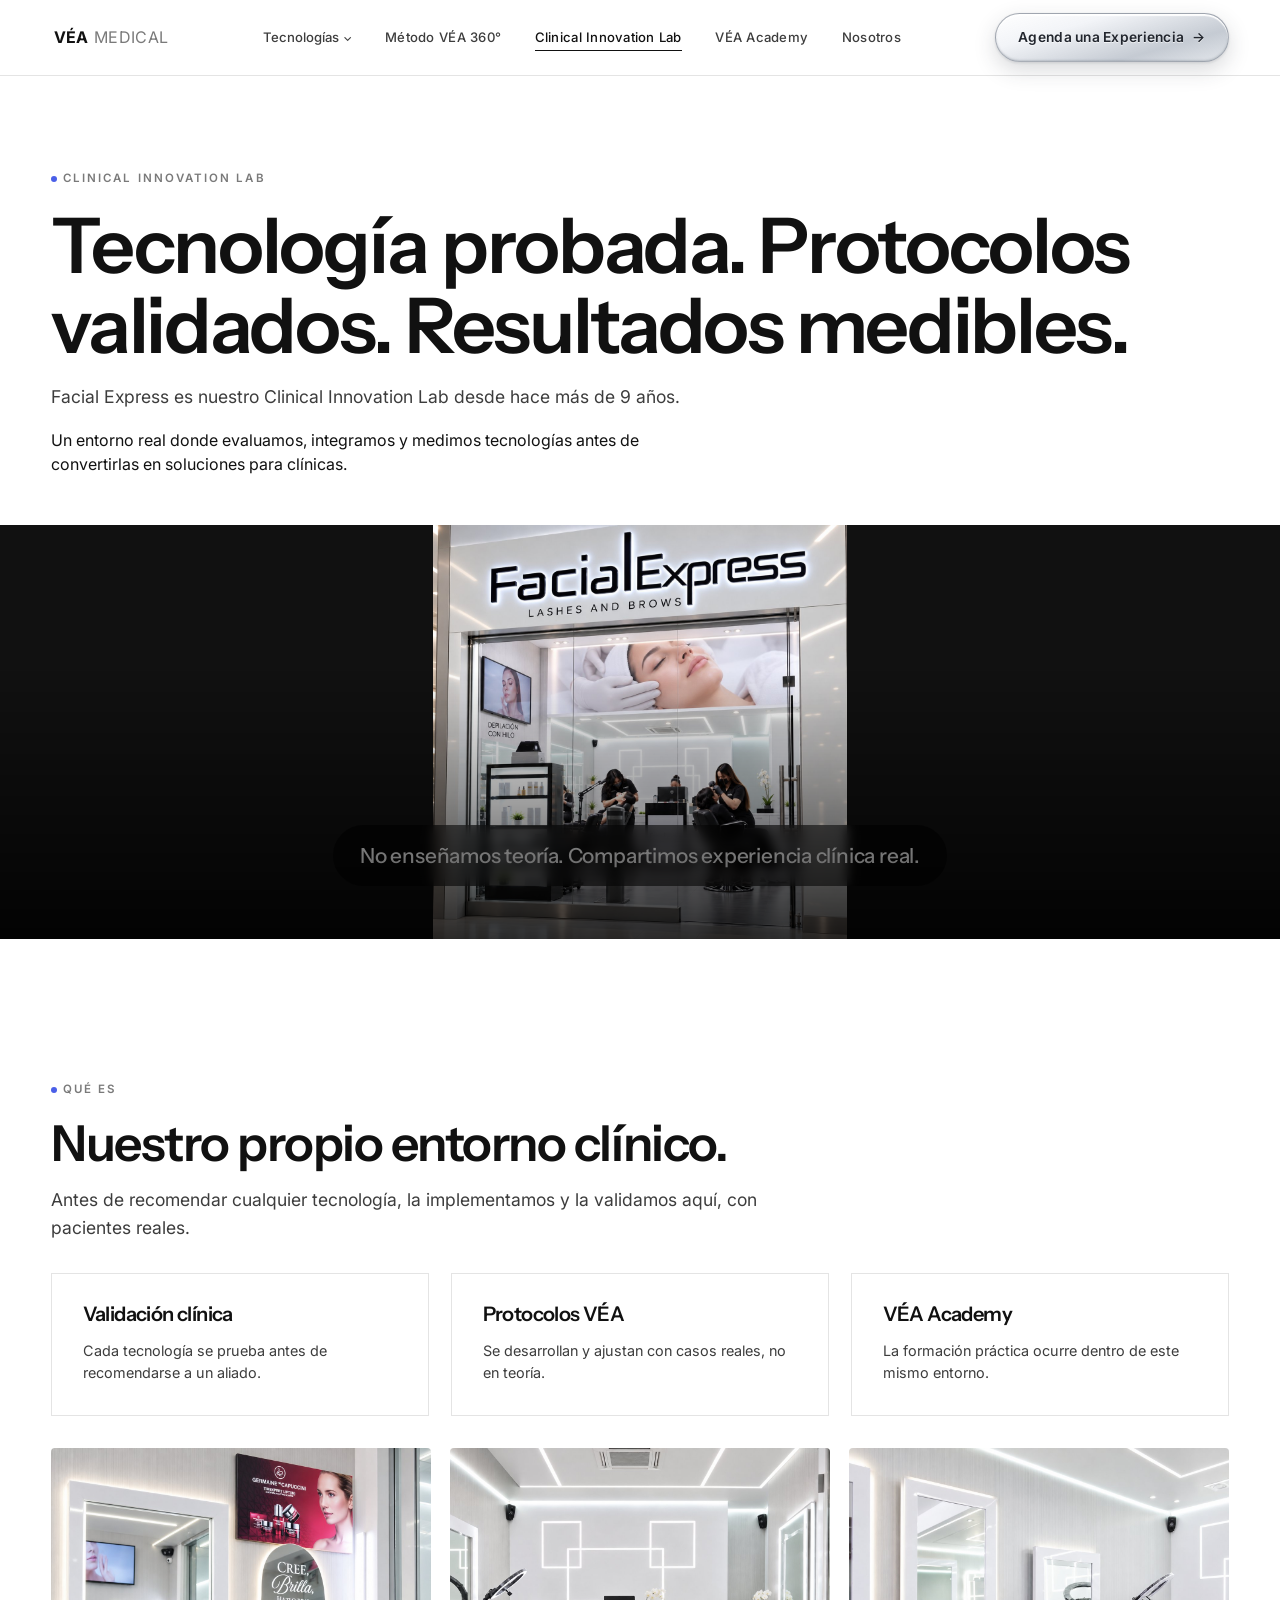
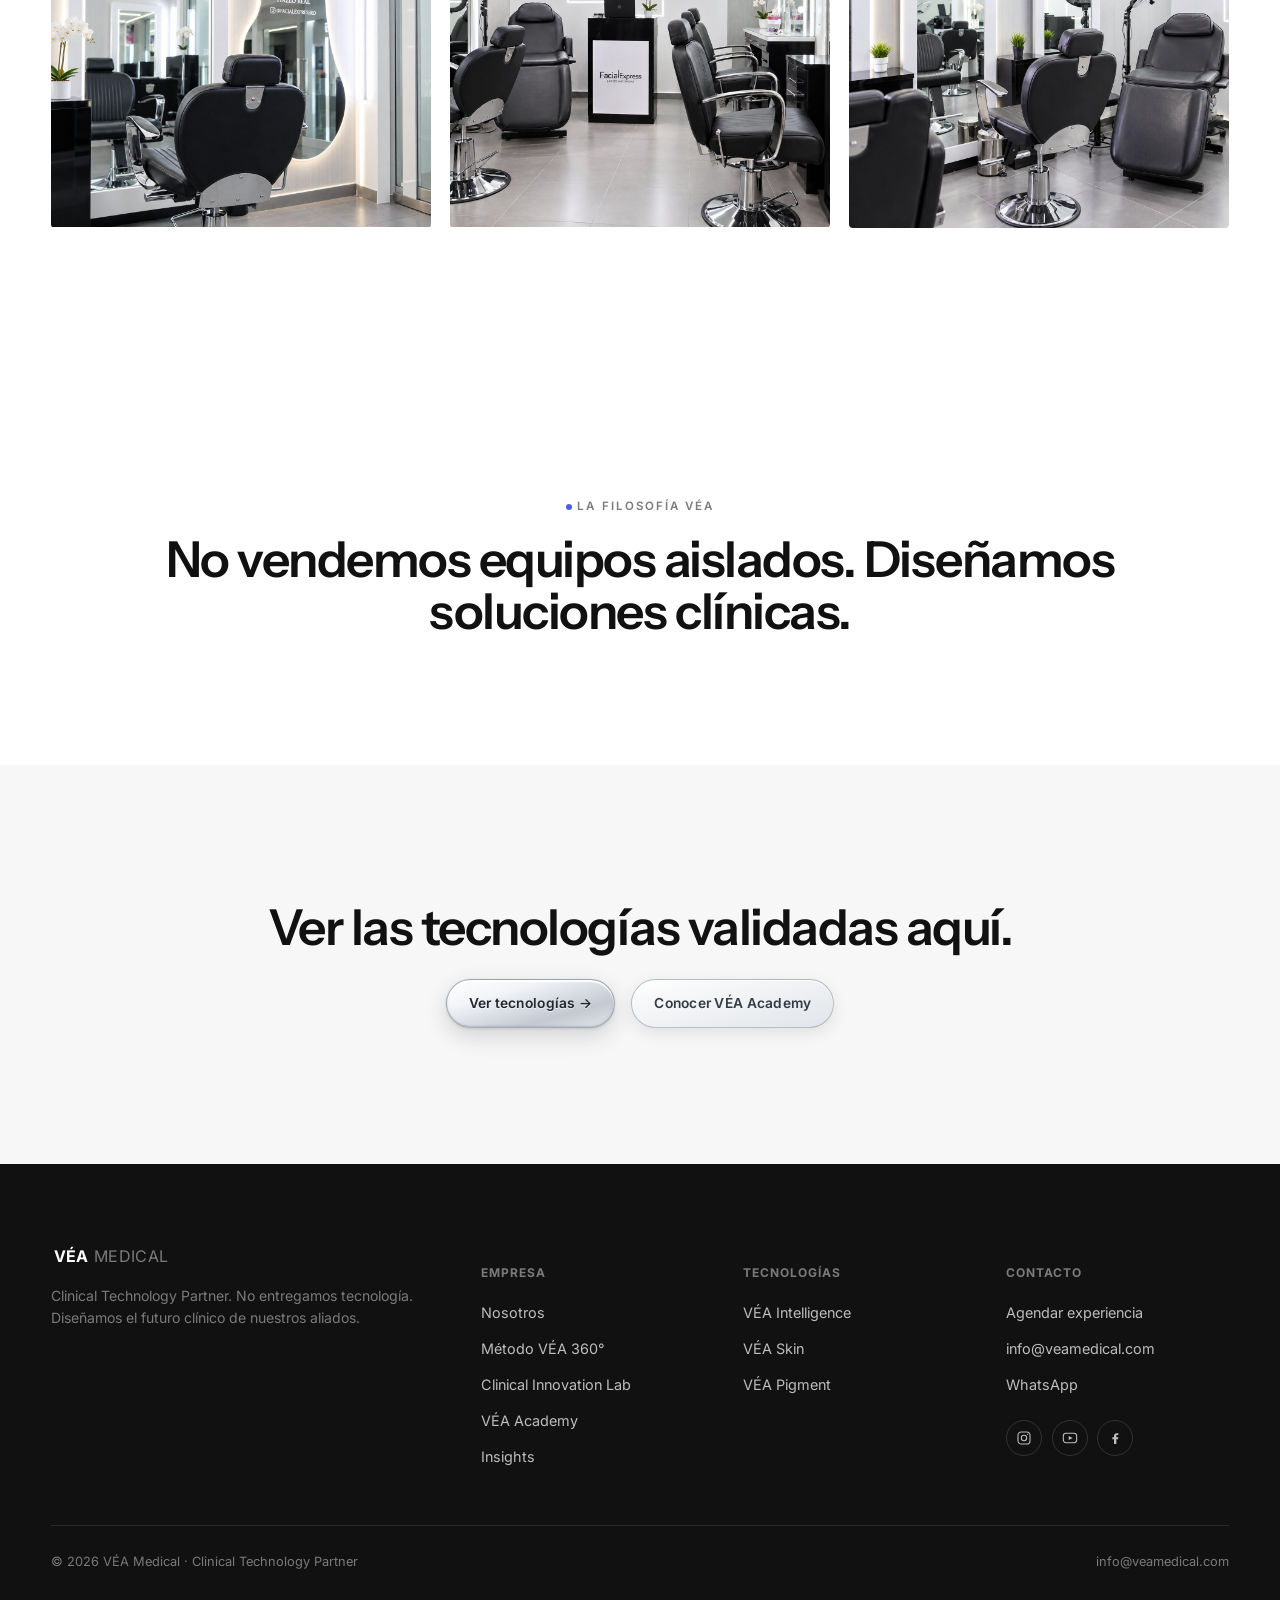
<file: clinical-innovation-lab.html>
<!doctype html>
<html lang="es" class="no-js">
<head>
<script>document.documentElement.classList.replace('no-js','js');</script>
<meta charset="utf-8">
<meta name="viewport" content="width=device-width,initial-scale=1.0">
<title>Clinical Innovation Lab | VÉA Medical</title>
<meta name="description" content="Facial Express es el Clinical Innovation Lab de VÉA Medical: donde se validan y desarrollan todos los protocolos antes de recomendarse a una clínica.">
<link rel="canonical" href="https://veamedical.com/clinical-innovation-lab.html">
<meta name="robots" content="index, follow">

<meta property="og:type" content="website">
<meta property="og:site_name" content="VÉA Medical">
<meta property="og:title" content="Clinical Innovation Lab | VÉA Medical">
<meta property="og:description" content="Facial Express es el Clinical Innovation Lab de VÉA Medical: donde se validan y desarrollan todos los protocolos antes de recomendarse a una clínica.">
<meta property="og:url" content="https://veamedical.com/clinical-innovation-lab.html">
<meta property="og:image" content="https://veamedical.com/hero-portfolio.jpg">
<meta property="og:locale" content="es_DO">
<meta name="twitter:card" content="summary_large_image">
<meta name="twitter:title" content="Clinical Innovation Lab | VÉA Medical">
<meta name="twitter:description" content="Facial Express es el Clinical Innovation Lab de VÉA Medical: donde se validan y desarrollan todos los protocolos antes de recomendarse a una clínica.">
<meta name="twitter:image" content="https://veamedical.com/hero-portfolio.jpg">

<link rel="preconnect" href="https://fonts.googleapis.com">
<link rel="preconnect" href="https://fonts.gstatic.com" crossorigin>
<link rel="stylesheet" href="styles.css">
<script type="application/ld+json">{"@context":"https://schema.org","@type":"MedicalBusiness","name":"VÉA Medical","alternateName":"VÉA Medical — Clinical Technology Partner","description":"Clinical Technology Partner que acompaña a clínicas y centros de estética en el diagnóstico, selección, implementación y rentabilidad de tecnología médico-estética.","url":"https://veamedical.com/","logo":"https://veamedical.com/logo.png","image":"https://veamedical.com/hero-portfolio.jpg","email":"info@veamedical.com","areaServed":{"@type":"Country","name":"República Dominicana"},"sameAs":[]}</script>
<script type="application/ld+json">{"@context":"https://schema.org","@type":"BreadcrumbList","itemListElement":[{"@type":"ListItem","position":1,"name":"Inicio","item":"https://veamedical.com/index.html"},{"@type":"ListItem","position":2,"name":"Clinical Innovation Lab","item":"https://veamedical.com/clinical-innovation-lab.html"}]}</script>
<script type="application/ld+json">{"@context":"https://schema.org","@type":"AboutPage","name":"Clinical Innovation Lab | VÉA Medical","url":"https://veamedical.com/clinical-innovation-lab.html"}</script>
</head>
<body>

  <a class="skip-link" href="#main">Saltar al contenido</a>
  <header class="nav">
    <div class="nav-inner">
      <a class="logo" href="index.html">VÉA <span>MEDICAL</span></a>
      <nav aria-label="Navegación principal">
        <ul class="nav-links">
          <li class="has-dropdown">
            <button class="nav-dropdown-trigger" aria-expanded="false" aria-controls="tech-dropdown">Tecnologías <span class="caret" aria-hidden="true">⌄</span></button>
            <ul class="nav-dropdown" id="tech-dropdown">
              <li><a href="tecnologia-intelligence.html">VÉA Intelligence</a></li>
            <li><a href="tecnologia-skin.html">VÉA Skin</a></li>
            <li><a href="tecnologia-pigment.html">VÉA Pigment</a></li>
            </ul>
          </li>
          <li><a href="nosotros.html#metodo">Método VÉA 360°</a></li>
        <li><a href="clinical-innovation-lab.html" aria-current="page">Clinical Innovation Lab</a></li>
        <li><a href="academy.html">VÉA Academy</a></li>
        <li><a href="nosotros.html">Nosotros</a></li>
        </ul>
      </nav>
      <div class="nav-cta">
        <a class="btn btn-primary" href="contacto.html"><span class="label">Agenda una Experiencia</span> <span class="btn-arrow" aria-hidden="true">→</span></a>
        <button class="nav-burger" aria-label="Abrir menú" aria-expanded="false" aria-controls="mobile-menu">
          <span></span>
        </button>
      </div>
    </div>
  </header>
  <div class="mobile-menu" id="mobile-menu">
      <span class="mobile-menu-label">Tecnologías</span>
      <a href="tecnologia-intelligence.html" class="mobile-sub">VÉA Intelligence</a>
      <a href="tecnologia-skin.html" class="mobile-sub">VÉA Skin</a>
      <a href="tecnologia-pigment.html" class="mobile-sub">VÉA Pigment</a>
      <span class="mobile-menu-divider"></span>
      <a href="nosotros.html#metodo">Método VÉA 360°</a>
      <a href="clinical-innovation-lab.html" aria-current="page">Clinical Innovation Lab</a>
      <a href="academy.html">VÉA Academy</a>
      <a href="nosotros.html">Nosotros</a>
      <a class="btn btn-primary" href="contacto.html">Agenda una Experiencia →</a>
  </div>

<main id="main">

  <section class="hero" style="min-height:auto; padding-bottom:2rem;">
    <div class="container">
      <span class="kicker">Clinical Innovation Lab</span>
      <h1 style="max-width:18em;">Tecnología probada. Protocolos validados. Resultados medibles.</h1>
      <p class="lede" style="margin-top:1rem;">Facial Express es nuestro Clinical Innovation Lab desde hace más de 9 años.</p>
      <p style="max-width:42em; margin-top:1rem;">Un entorno real donde evaluamos, integramos y medimos tecnologías antes de convertirlas en soluciones para clínicas.</p>
    </div>
  </section>

  <div class="image-band">
    <img src="facial-express-storefront.jpg" alt="Fachada real de Facial Express, el Clinical Innovation Lab de VÉA Medical">
    <div class="image-band-caption">
      <p>No enseñamos teoría. Compartimos experiencia clínica real.</p>
    </div>
  </div>

  <section aria-labelledby="lab-h">
    <div class="container">
      <span class="kicker">Qué es</span>
      <h2 id="lab-h" style="max-width:20em;">Nuestro propio entorno clínico.</h2>
      <p class="lede" style="max-width:42em;">Antes de recomendar cualquier tecnología, la implementamos y la validamos aquí, con pacientes reales.</p>

      <div class="pillars cols-3" style="margin-top:2rem;">
        <div class="pillar">
          <h3>Validación clínica</h3>
          <p>Cada tecnología se prueba antes de recomendarse a un aliado.</p>
        </div>
        <div class="pillar">
          <h3>Protocolos VÉA</h3>
          <p>Se desarrollan y ajustan con casos reales, no en teoría.</p>
        </div>
        <div class="pillar">
          <h3>VÉA Academy</h3>
          <p>La formación práctica ocurre dentro de este mismo entorno.</p>
        </div>
      </div>

      <div class="photo-gallery">
        <figure><img src="facial-express-interior-1.jpg" alt="Interior de Facial Express, Clinical Innovation Lab de VÉA Medical" loading="lazy"></figure>
        <figure><img src="facial-express-interior-2.jpg" alt="Sala de tratamiento en Facial Express" loading="lazy"></figure>
        <figure><img src="facial-express-interior-3.jpg" alt="Cabina de atención en Facial Express" loading="lazy"></figure>
      </div>
    </div>
  </section>

  <section class="statement" aria-labelledby="promesa-h">
    <div class="container">
      <span class="kicker">La filosofía VÉA</span>
      <h2 id="promesa-h" style="max-width:20em;">No vendemos equipos aislados. Diseñamos soluciones clínicas.</h2>
    </div>
  </section>

  <section class="section-tint" aria-labelledby="cta-h">
    <div class="container" style="text-align:center;">
      <h2 id="cta-h" style="max-width:22em; margin-inline:auto;">Ver las tecnologías validadas aquí.</h2>
      <div class="cta-band-actions" style="justify-content:center; margin-top:1.6rem;">
        <a class="btn btn-primary" href="tecnologia.html">Ver tecnologías →</a>
        <a class="btn btn-ghost" href="academy.html">Conocer VÉA Academy</a>
      </div>
    </div>
  </section>

</main>

  <footer class="site-footer">
    <div class="container">
      <div class="footer-top">
        <div class="footer-brand">
          <a class="logo" href="index.html">VÉA <span>MEDICAL</span></a>
          <p>Clinical Technology Partner. No entregamos tecnología. Diseñamos el futuro clínico de nuestros aliados.</p>
        </div>
        <div class="footer-col">
          <h5>Empresa</h5>
          <ul>
            <li><a href="nosotros.html">Nosotros</a></li>
            <li><a href="nosotros.html#metodo">Método VÉA 360°</a></li>
            <li><a href="clinical-innovation-lab.html">Clinical Innovation Lab</a></li>
            <li><a href="academy.html">VÉA Academy</a></li>
            <li><a href="por-que-vea.html">Insights</a></li>
          </ul>
        </div>
        <div class="footer-col">
          <h5>Tecnologías</h5>
          <ul>
            <li><a href="tecnologia-intelligence.html">VÉA Intelligence</a></li>
            <li><a href="tecnologia-skin.html">VÉA Skin</a></li>
            <li><a href="tecnologia-pigment.html">VÉA Pigment</a></li>
          </ul>
        </div>
        <div class="footer-col">
          <h5>Contacto</h5>
          <ul>
            <li><a href="contacto.html">Agendar experiencia</a></li>
            <li><a href="mailto:info@veamedical.com">info@veamedical.com</a></li>
            <li><a href="https://wa.me/18090000000" rel="noopener">WhatsApp</a></li>
          </ul>
          <div class="footer-social">
            <a href="https://instagram.com/veamedical" rel="noopener" aria-label="Instagram"><svg viewBox="0 0 24 24"><rect x="3" y="3" width="18" height="18" rx="5" stroke-width="1.6"/><circle cx="12" cy="12" r="4" stroke-width="1.6"/><circle cx="17.5" cy="6.5" r="1" fill="currentColor" stroke="none"/></svg></a>
            <a href="https://youtube.com/@veamedical" rel="noopener" aria-label="YouTube"><svg viewBox="0 0 24 24"><rect x="2" y="5" width="20" height="14" rx="4" stroke-width="1.6"/><polygon points="10,9 16,12 10,15" fill="currentColor" stroke="none"/></svg></a>
            <a href="https://facebook.com/veamedical" rel="noopener" aria-label="Facebook"><svg viewBox="0 0 24 24"><path d="M14 21v-7h2.5l.5-3H14V9c0-.9.3-1.5 1.7-1.5H17V5c-.3 0-1.3-.1-2.4-.1-2.4 0-4.1 1.5-4.1 4.2V11H8v3h2.5v7h3.5z" fill="currentColor" stroke="none"/></svg></a>
          </div>
        </div>
      </div>
      <div class="footer-bottom">
        <span>© <span data-year></span> VÉA Medical · Clinical Technology Partner</span>
        <span>info@veamedical.com</span>
      </div>
    </div>
  </footer>

<script src="main.js" defer></script>
</body>
</html>
</file>
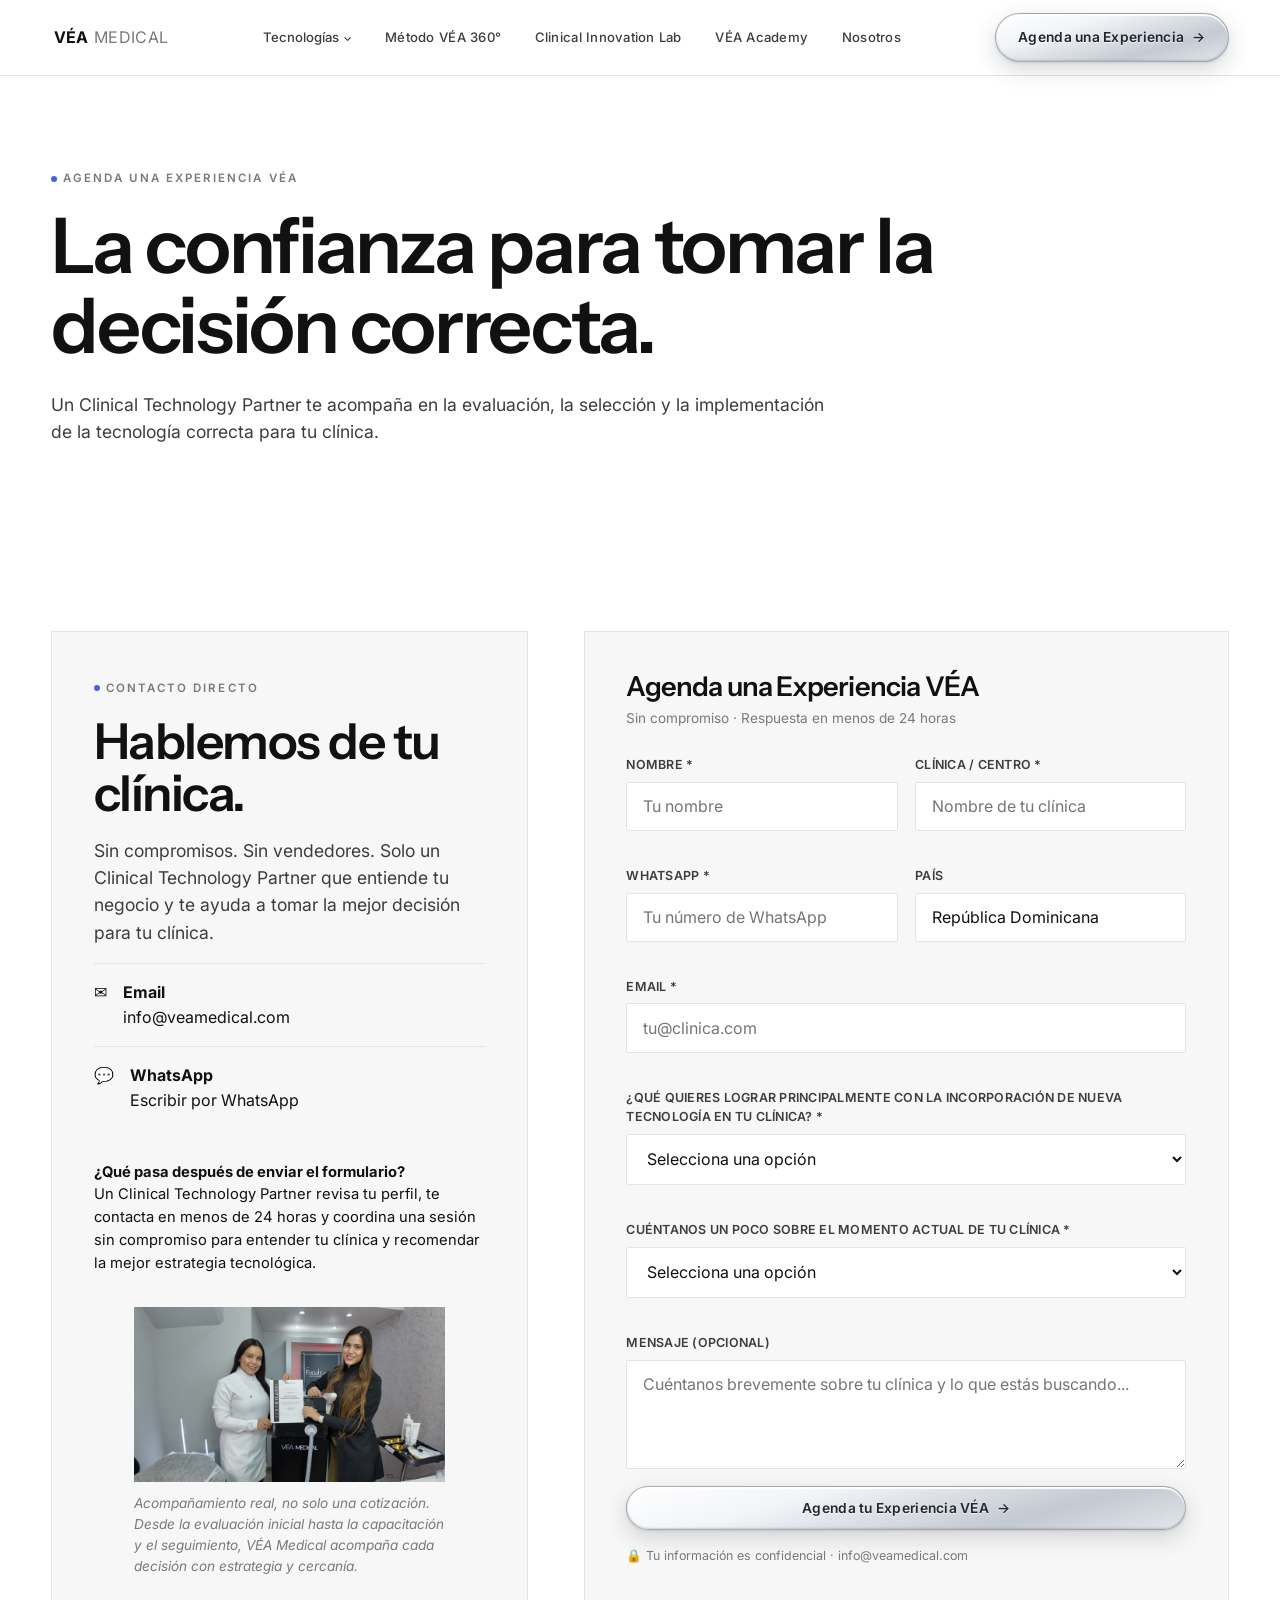
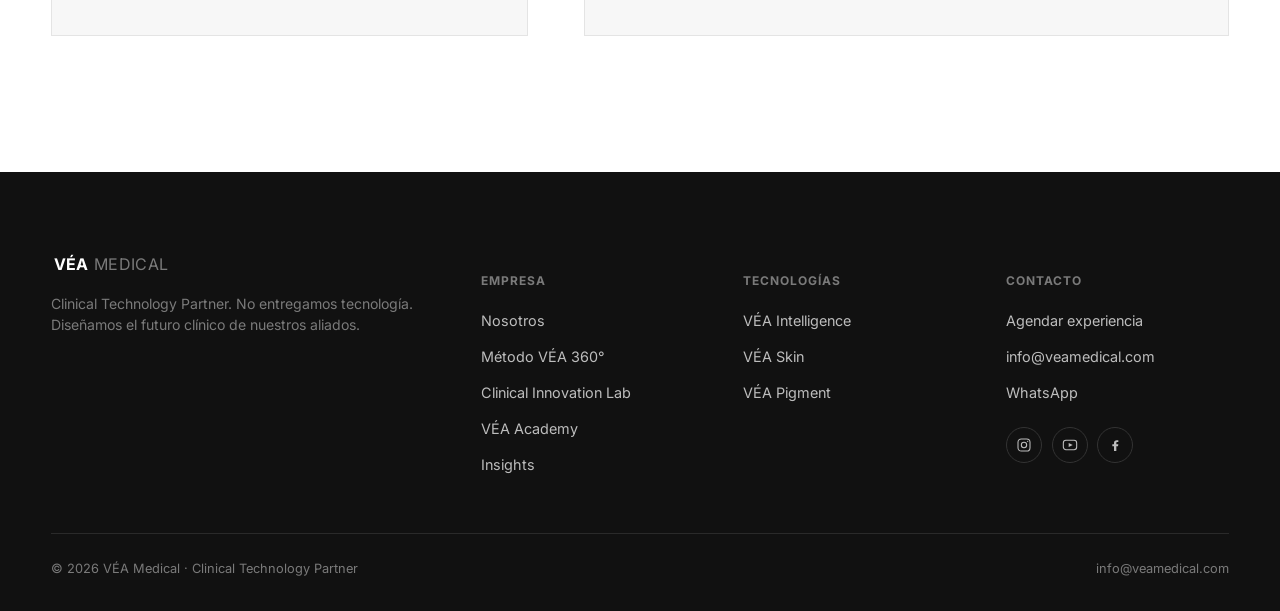
<file: contacto.html>
<!doctype html>
<html lang="es" class="no-js">
<head>
<script>document.documentElement.classList.replace('no-js','js');</script>
<meta charset="utf-8">
<meta name="viewport" content="width=device-width,initial-scale=1.0">
<title>Contacto | VÉA Medical — Agenda una Experiencia</title>
<meta name="description" content="Agenda una Experiencia VÉA y conversa con un Clinical Technology Partner para evaluar las necesidades de tu clínica. Respuesta en menos de 24 horas.">
<link rel="canonical" href="https://veamedical.com/contacto.html">
<meta name="robots" content="index, follow">

<meta property="og:type" content="website">
<meta property="og:site_name" content="VÉA Medical">
<meta property="og:title" content="Contacto | VÉA Medical — Agenda una Experiencia">
<meta property="og:description" content="Agenda una Experiencia VÉA y conversa con un Clinical Technology Partner para evaluar las necesidades de tu clínica. Respuesta en menos de 24 horas.">
<meta property="og:url" content="https://veamedical.com/contacto.html">
<meta property="og:image" content="https://veamedical.com/hero-portfolio.jpg">
<meta property="og:locale" content="es_DO">
<meta name="twitter:card" content="summary_large_image">
<meta name="twitter:title" content="Contacto | VÉA Medical — Agenda una Experiencia">
<meta name="twitter:description" content="Agenda una Experiencia VÉA y conversa con un Clinical Technology Partner para evaluar las necesidades de tu clínica. Respuesta en menos de 24 horas.">
<meta name="twitter:image" content="https://veamedical.com/hero-portfolio.jpg">

<link rel="preconnect" href="https://fonts.googleapis.com">
<link rel="preconnect" href="https://fonts.gstatic.com" crossorigin>
<link rel="stylesheet" href="styles.css">
<script type="application/ld+json">{"@context":"https://schema.org","@type":"MedicalBusiness","name":"VÉA Medical","alternateName":"VÉA Medical — Clinical Technology Partner","description":"Clinical Technology Partner que acompaña a clínicas y centros de estética en el diagnóstico, selección, implementación y rentabilidad de tecnología médico-estética.","url":"https://veamedical.com/","logo":"https://veamedical.com/logo.png","image":"https://veamedical.com/hero-portfolio.jpg","email":"info@veamedical.com","areaServed":{"@type":"Country","name":"República Dominicana"},"sameAs":[]}</script>
<script type="application/ld+json">{"@context":"https://schema.org","@type":"BreadcrumbList","itemListElement":[{"@type":"ListItem","position":1,"name":"Inicio","item":"https://veamedical.com/index.html"},{"@type":"ListItem","position":2,"name":"Contacto","item":"https://veamedical.com/contacto.html"}]}</script>
<script type="application/ld+json">{"@context":"https://schema.org","@type":"ContactPage","name":"Contacto | VÉA Medical","url":"https://veamedical.com/contacto.html"}</script>
</head>
<body>

  <a class="skip-link" href="#main">Saltar al contenido</a>
  <header class="nav">
    <div class="nav-inner">
      <a class="logo" href="index.html">VÉA <span>MEDICAL</span></a>
      <nav aria-label="Navegación principal">
        <ul class="nav-links">
          <li class="has-dropdown">
            <button class="nav-dropdown-trigger" aria-expanded="false" aria-controls="tech-dropdown">Tecnologías <span class="caret" aria-hidden="true">⌄</span></button>
            <ul class="nav-dropdown" id="tech-dropdown">
              <li><a href="tecnologia-intelligence.html">VÉA Intelligence</a></li>
            <li><a href="tecnologia-skin.html">VÉA Skin</a></li>
            <li><a href="tecnologia-pigment.html">VÉA Pigment</a></li>
            </ul>
          </li>
          <li><a href="nosotros.html#metodo">Método VÉA 360°</a></li>
        <li><a href="clinical-innovation-lab.html">Clinical Innovation Lab</a></li>
        <li><a href="academy.html">VÉA Academy</a></li>
        <li><a href="nosotros.html">Nosotros</a></li>
        </ul>
      </nav>
      <div class="nav-cta">
        <a class="btn btn-primary" href="contacto.html"><span class="label">Agenda una Experiencia</span> <span class="btn-arrow" aria-hidden="true">→</span></a>
        <button class="nav-burger" aria-label="Abrir menú" aria-expanded="false" aria-controls="mobile-menu">
          <span></span>
        </button>
      </div>
    </div>
  </header>
  <div class="mobile-menu" id="mobile-menu">
      <span class="mobile-menu-label">Tecnologías</span>
      <a href="tecnologia-intelligence.html" class="mobile-sub">VÉA Intelligence</a>
      <a href="tecnologia-skin.html" class="mobile-sub">VÉA Skin</a>
      <a href="tecnologia-pigment.html" class="mobile-sub">VÉA Pigment</a>
      <span class="mobile-menu-divider"></span>
      <a href="nosotros.html#metodo">Método VÉA 360°</a>
      <a href="clinical-innovation-lab.html">Clinical Innovation Lab</a>
      <a href="academy.html">VÉA Academy</a>
      <a href="nosotros.html">Nosotros</a>
      <a class="btn btn-primary" href="contacto.html">Agenda una Experiencia →</a>
  </div>

<main id="main">

  <section class="hero" style="min-height:auto; padding-bottom:2rem;">
    <div class="container">
      <span class="kicker">Agenda una Experiencia VÉA</span>
      <h1 style="max-width:16em;">La confianza para tomar la decisión correcta.</h1>
      <p class="lede" style="margin-top:1.5rem;">Un Clinical Technology Partner te acompaña en la evaluación, la selección y la implementación de la tecnología correcta para tu clínica.</p>
    </div>
  </section>

  <section aria-labelledby="form-h">
    <div class="container contact-grid">
      <div class="contact-info" style="background:var(--gray-50); border:1px solid var(--line); padding:2.6rem;">
        <span class="kicker">Contacto directo</span>
        <h2>Hablemos de tu clínica.</h2>
        <p class="lede">Sin compromisos. Sin vendedores. Solo un Clinical Technology Partner que entiende tu negocio y te ayuda a tomar la mejor decisión para tu clínica.</p>

        <div class="info-row"><span aria-hidden="true">✉</span><div><strong>Email</strong><br><a href="mailto:info@veamedical.com">info@veamedical.com</a></div></div>
        <div class="info-row"><span aria-hidden="true">💬</span><div><strong>WhatsApp</strong><br><a href="https://wa.me/18090000000" rel="noopener">Escribir por WhatsApp</a></div></div>

        <p style="margin-top:2rem; font-size:.92rem;"><strong>¿Qué pasa después de enviar el formulario?</strong><br>Un Clinical Technology Partner revisa tu perfil, te contacta en menos de 24 horas y coordina una sesión sin compromiso para entender tu clínica y recomendar la mejor estrategia tecnológica.</p>

        <figure class="contact-photo">
          <img src="academy-jhoana-alumna-2.jpg" alt="Equipo VÉA Medical acompañando la certificación de una clínica aliada" loading="lazy">
          <figcaption>Acompañamiento real, no solo una cotización. Desde la evaluación inicial hasta la capacitación y el seguimiento, VÉA Medical acompaña cada decisión con estrategia y cercanía.</figcaption>
        </figure>
      </div>

      <div class="form-card">
        <h3 id="form-h">Agenda una Experiencia VÉA</h3>
        <p style="font-size:.85rem; color:var(--gray-500); margin:.4rem 0 1.6rem;">Sin compromiso · Respuesta en menos de 24 horas</p>

        <form data-lead-form novalidate>
          <div class="field-set">
            <div class="form-grid">
              <div class="field"><label for="nombre">Nombre *</label><input id="nombre" name="nombre" type="text" placeholder="Tu nombre" required></div>
              <div class="field"><label for="clinica">Clínica / centro *</label><input id="clinica" name="clinica" type="text" placeholder="Nombre de tu clínica" required></div>
              <div class="field"><label for="whatsapp">WhatsApp *</label><input id="whatsapp" name="whatsapp" type="tel" placeholder="Tu número de WhatsApp" required></div>
              <div class="field"><label for="pais">País</label><input id="pais" name="pais" type="text" placeholder="República Dominicana" value="República Dominicana"></div>
              <div class="field full"><label for="email">Email *</label><input id="email" name="email" type="email" placeholder="tu@clinica.com" required></div>
              <div class="field full">
                <label for="objetivo">¿Qué quieres lograr principalmente con la incorporación de nueva tecnología en tu clínica? *</label>
                <select id="objetivo" name="objetivo" required>
                  <option value="">Selecciona una opción</option>
                  <option>Aumentar el ticket promedio por paciente</option>
                  <option>Incorporar diagnóstico facial con IA</option>
                  <option>Ofrecer tratamientos estéticos más avanzados</option>
                  <option>Diferenciar mi centro y elevar mi propuesta de valor</option>
                  <option>Mejorar los resultados y la experiencia del paciente</option>
                  <option>Estoy iniciando mi clínica y quiero definir mi plataforma tecnológica</option>
                  <option>Reemplazar o actualizar equipos que ya tengo</option>
                </select>
              </div>
              <div class="field full">
                <label for="momento">Cuéntanos un poco sobre el momento actual de tu clínica *</label>
                <select id="momento" name="momento" required>
                  <option value="">Selecciona una opción</option>
                  <option>Estoy iniciando mi proyecto</option>
                  <option>Mi clínica ya está operativa y quiero crecer</option>
                  <option>Tengo una clínica establecida y quiero incorporar nuevas tecnologías</option>
                  <option>Quiero ampliar mi portafolio de tratamientos</option>
                  <option>Quiero reposicionar mi clínica hacia un segmento más premium</option>
                  <option>Estoy evaluando una actualización tecnológica</option>
                </select>
              </div>
              <div class="field full"><label for="mensaje">Mensaje (opcional)</label><textarea id="mensaje" name="mensaje" rows="4" placeholder="Cuéntanos brevemente sobre tu clínica y lo que estás buscando..."></textarea></div>
            </div>
            <button class="btn btn-primary" type="submit" style="width:100%; justify-content:center;">Agenda tu Experiencia VÉA <span class="btn-arrow" aria-hidden="true">→</span></button>
            <p class="form-note">🔒 Tu información es confidencial · info@veamedical.com</p>
          </div>
          <div class="form-success">
            <div class="check" aria-hidden="true">✓</div>
            <h3>Solicitud recibida.</h3>
            <p>Un Clinical Technology Partner se pondrá en contacto contigo en menos de 24 horas para coordinar tu Experiencia VÉA.</p>
            <p style="margin-top:1.4rem;"><strong>¿Prefieres WhatsApp?</strong><br>Escríbenos directamente. Te respondemos en minutos.</p>
            <a class="btn btn-ghost" style="margin-top:1rem;" href="https://wa.me/18090000000?text=Hola%2C%20quiero%20agendar%20una%20Experiencia%20V%C3%89A" rel="noopener">Escribir por WhatsApp →</a>
          </div>
        </form>
      </div>
    </div>
  </section>

</main>

  <footer class="site-footer">
    <div class="container">
      <div class="footer-top">
        <div class="footer-brand">
          <a class="logo" href="index.html">VÉA <span>MEDICAL</span></a>
          <p>Clinical Technology Partner. No entregamos tecnología. Diseñamos el futuro clínico de nuestros aliados.</p>
        </div>
        <div class="footer-col">
          <h5>Empresa</h5>
          <ul>
            <li><a href="nosotros.html">Nosotros</a></li>
            <li><a href="nosotros.html#metodo">Método VÉA 360°</a></li>
            <li><a href="clinical-innovation-lab.html">Clinical Innovation Lab</a></li>
            <li><a href="academy.html">VÉA Academy</a></li>
            <li><a href="por-que-vea.html">Insights</a></li>
          </ul>
        </div>
        <div class="footer-col">
          <h5>Tecnologías</h5>
          <ul>
            <li><a href="tecnologia-intelligence.html">VÉA Intelligence</a></li>
            <li><a href="tecnologia-skin.html">VÉA Skin</a></li>
            <li><a href="tecnologia-pigment.html">VÉA Pigment</a></li>
          </ul>
        </div>
        <div class="footer-col">
          <h5>Contacto</h5>
          <ul>
            <li><a href="contacto.html">Agendar experiencia</a></li>
            <li><a href="mailto:info@veamedical.com">info@veamedical.com</a></li>
            <li><a href="https://wa.me/18090000000" rel="noopener">WhatsApp</a></li>
          </ul>
          <div class="footer-social">
            <a href="https://instagram.com/veamedical" rel="noopener" aria-label="Instagram"><svg viewBox="0 0 24 24"><rect x="3" y="3" width="18" height="18" rx="5" stroke-width="1.6"/><circle cx="12" cy="12" r="4" stroke-width="1.6"/><circle cx="17.5" cy="6.5" r="1" fill="currentColor" stroke="none"/></svg></a>
            <a href="https://youtube.com/@veamedical" rel="noopener" aria-label="YouTube"><svg viewBox="0 0 24 24"><rect x="2" y="5" width="20" height="14" rx="4" stroke-width="1.6"/><polygon points="10,9 16,12 10,15" fill="currentColor" stroke="none"/></svg></a>
            <a href="https://facebook.com/veamedical" rel="noopener" aria-label="Facebook"><svg viewBox="0 0 24 24"><path d="M14 21v-7h2.5l.5-3H14V9c0-.9.3-1.5 1.7-1.5H17V5c-.3 0-1.3-.1-2.4-.1-2.4 0-4.1 1.5-4.1 4.2V11H8v3h2.5v7h3.5z" fill="currentColor" stroke="none"/></svg></a>
          </div>
        </div>
      </div>
      <div class="footer-bottom">
        <span>© <span data-year></span> VÉA Medical · Clinical Technology Partner</span>
        <span>info@veamedical.com</span>
      </div>
    </div>
  </footer>

<script src="main.js" defer></script>
</body>
</html>
</file>
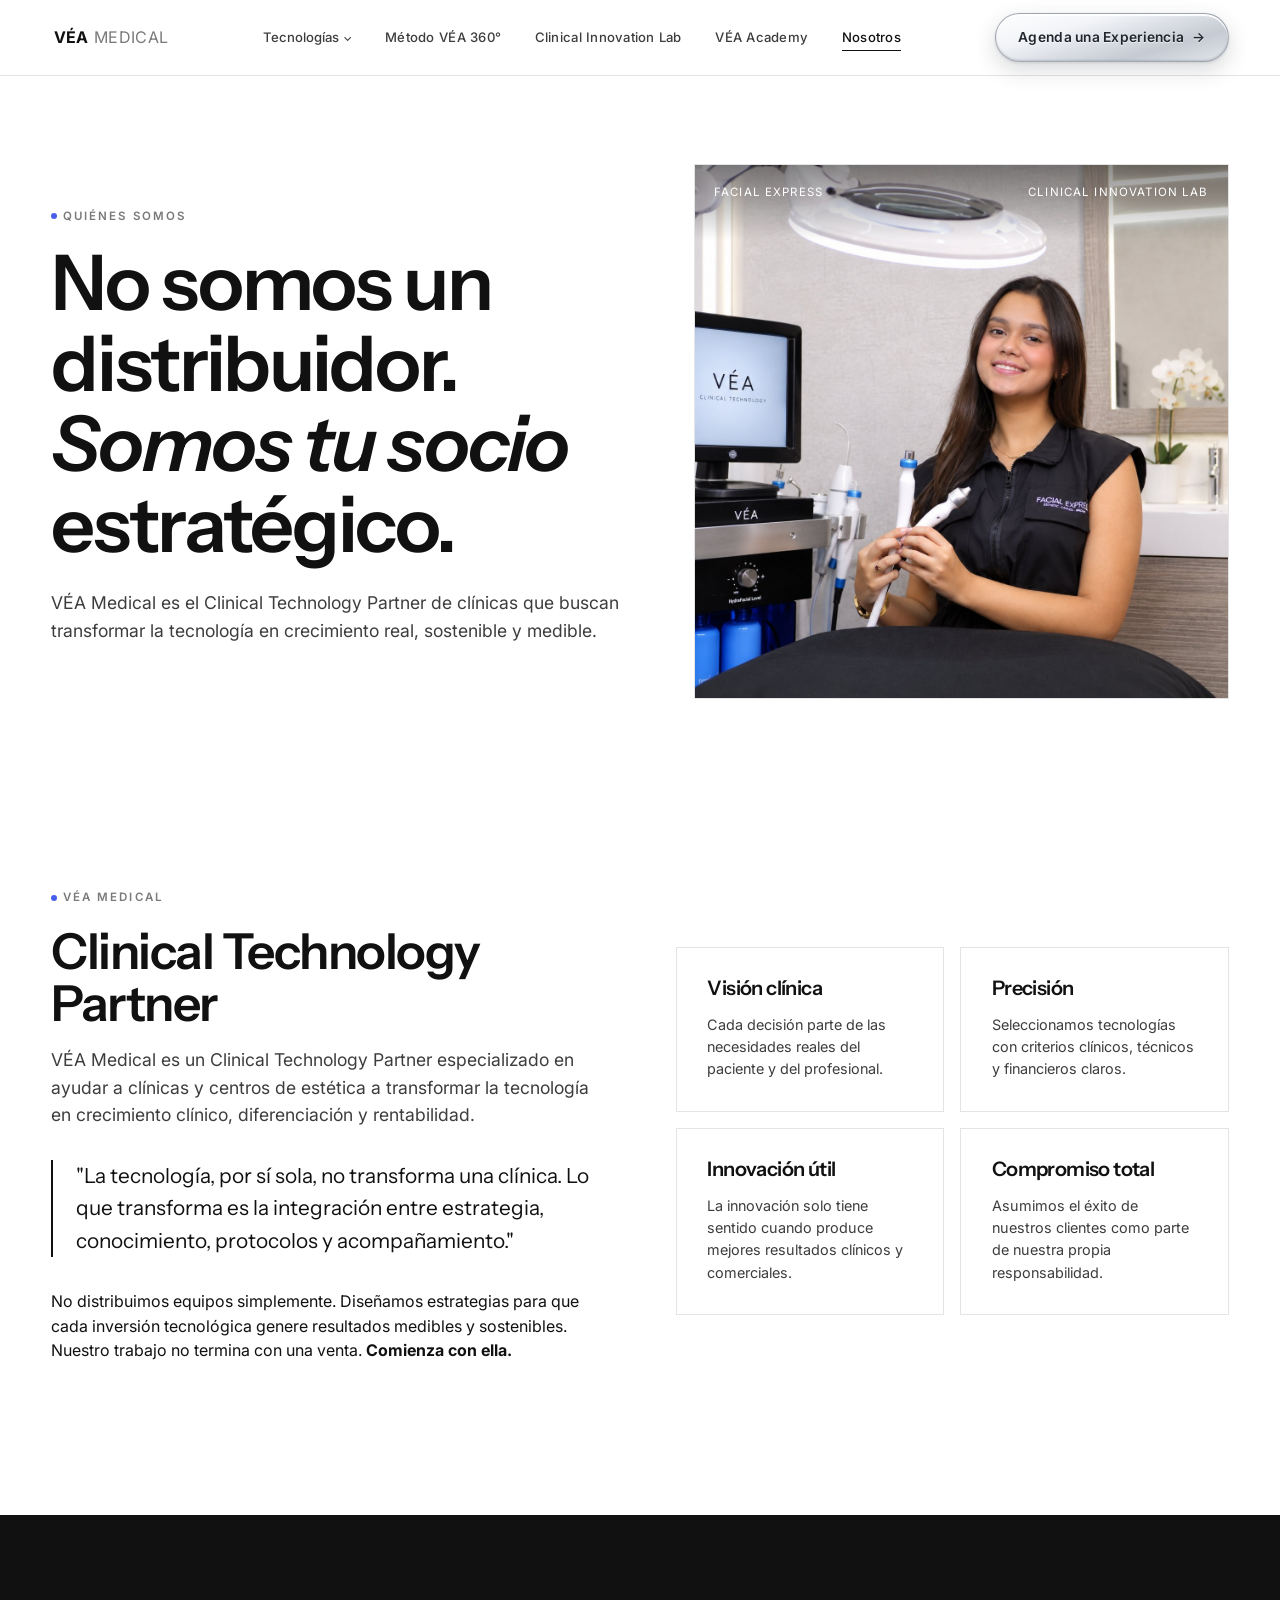
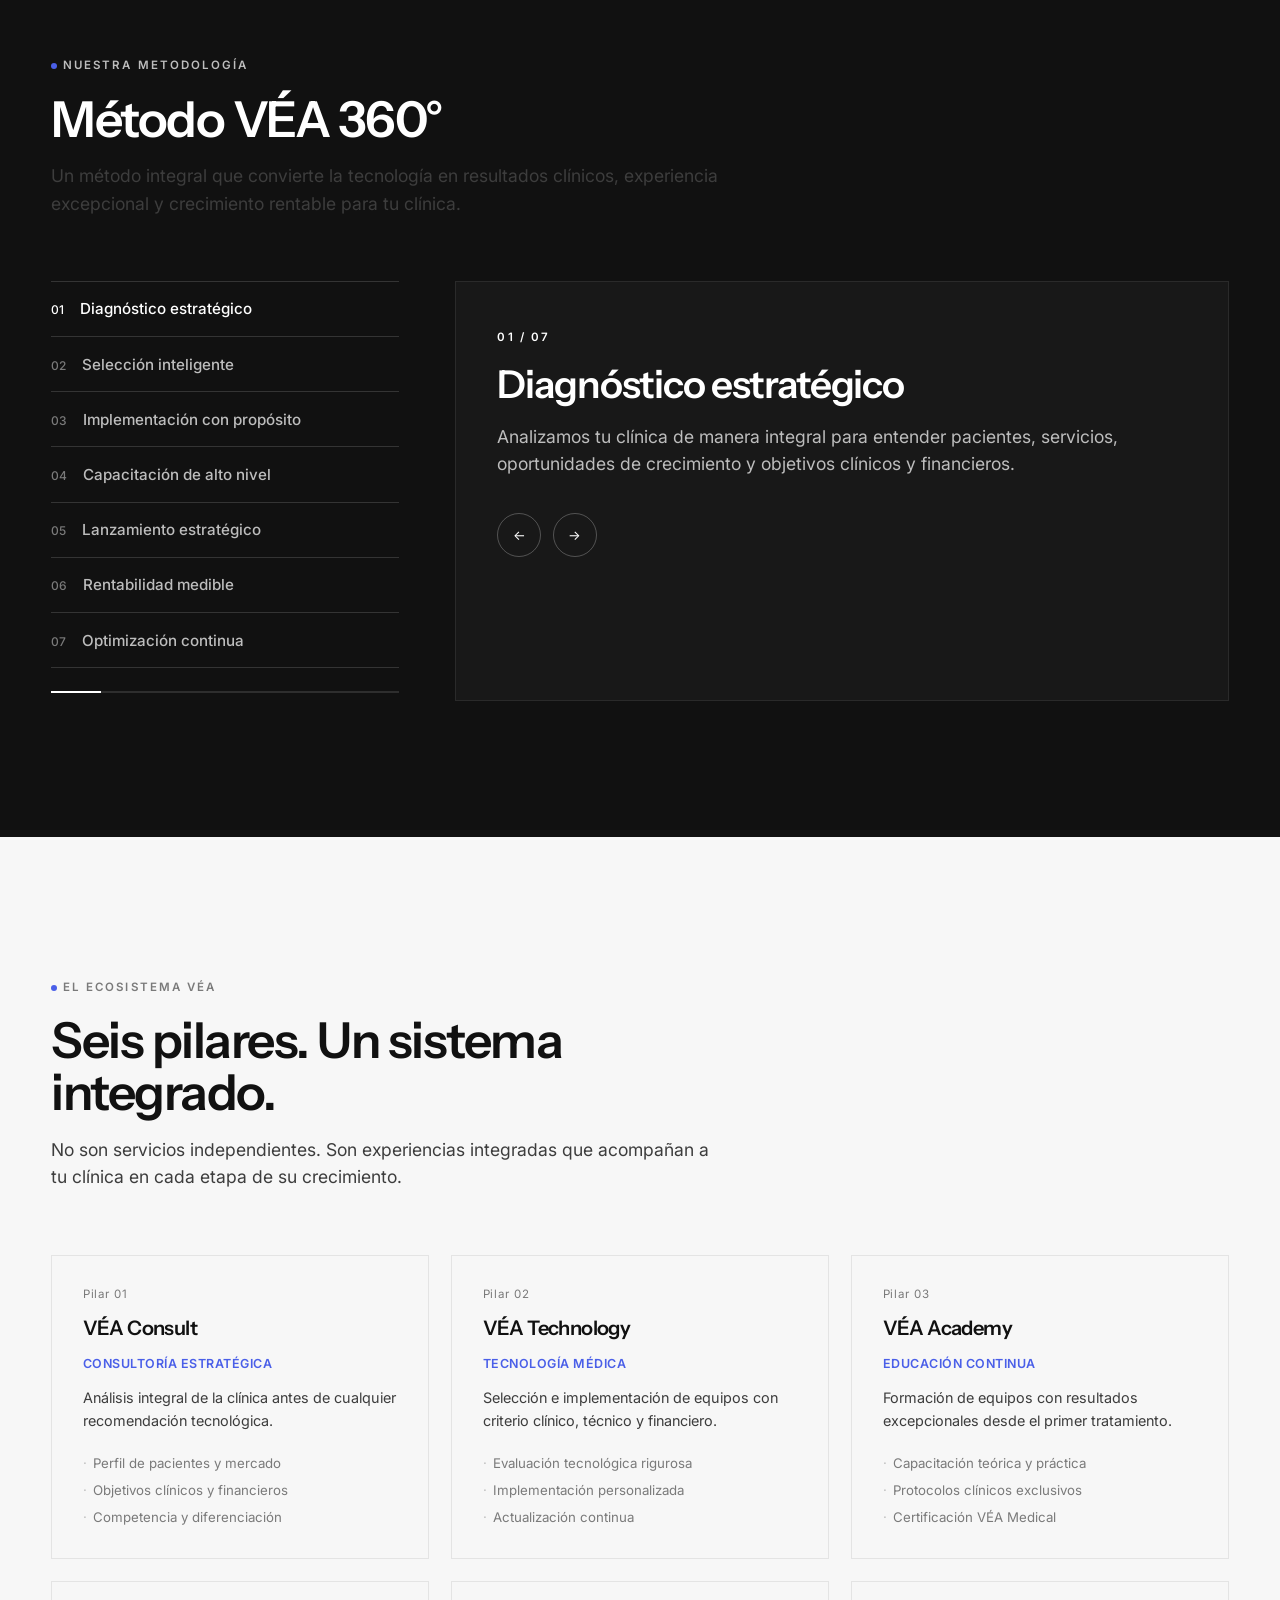
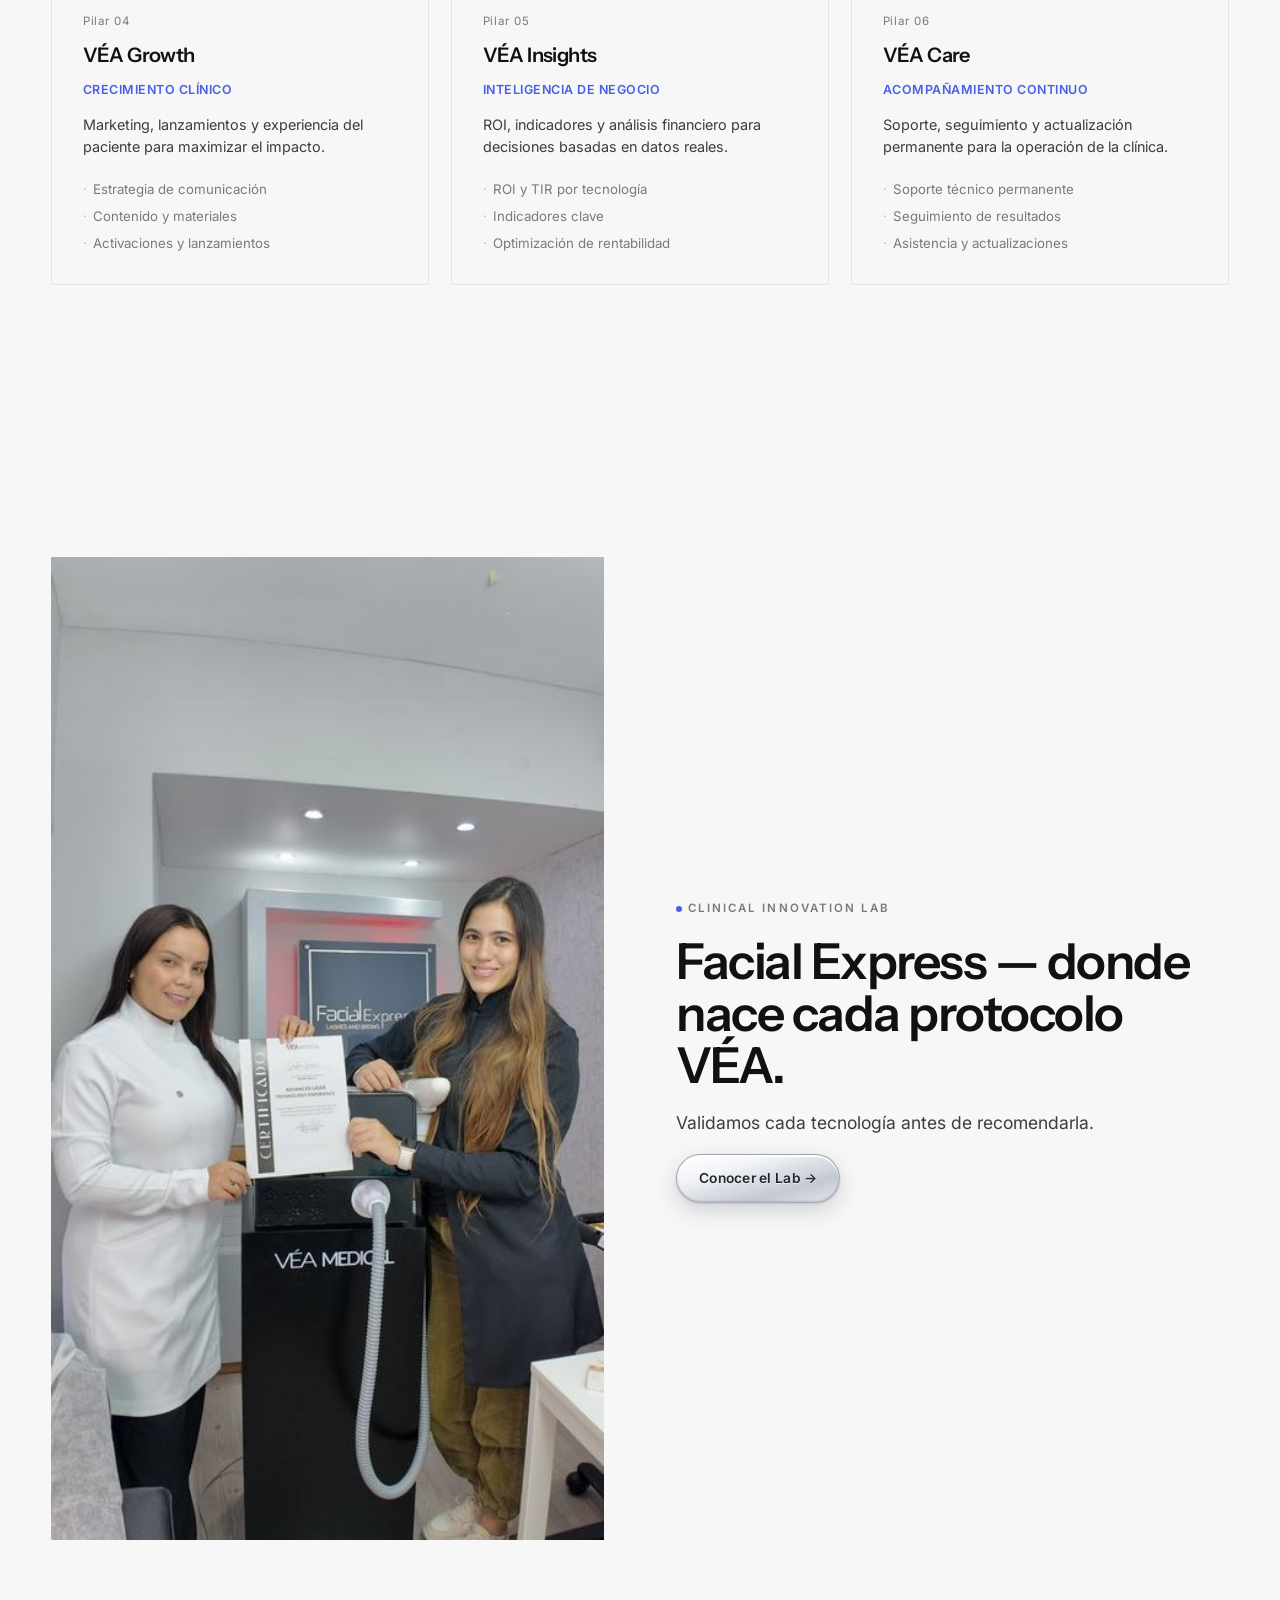
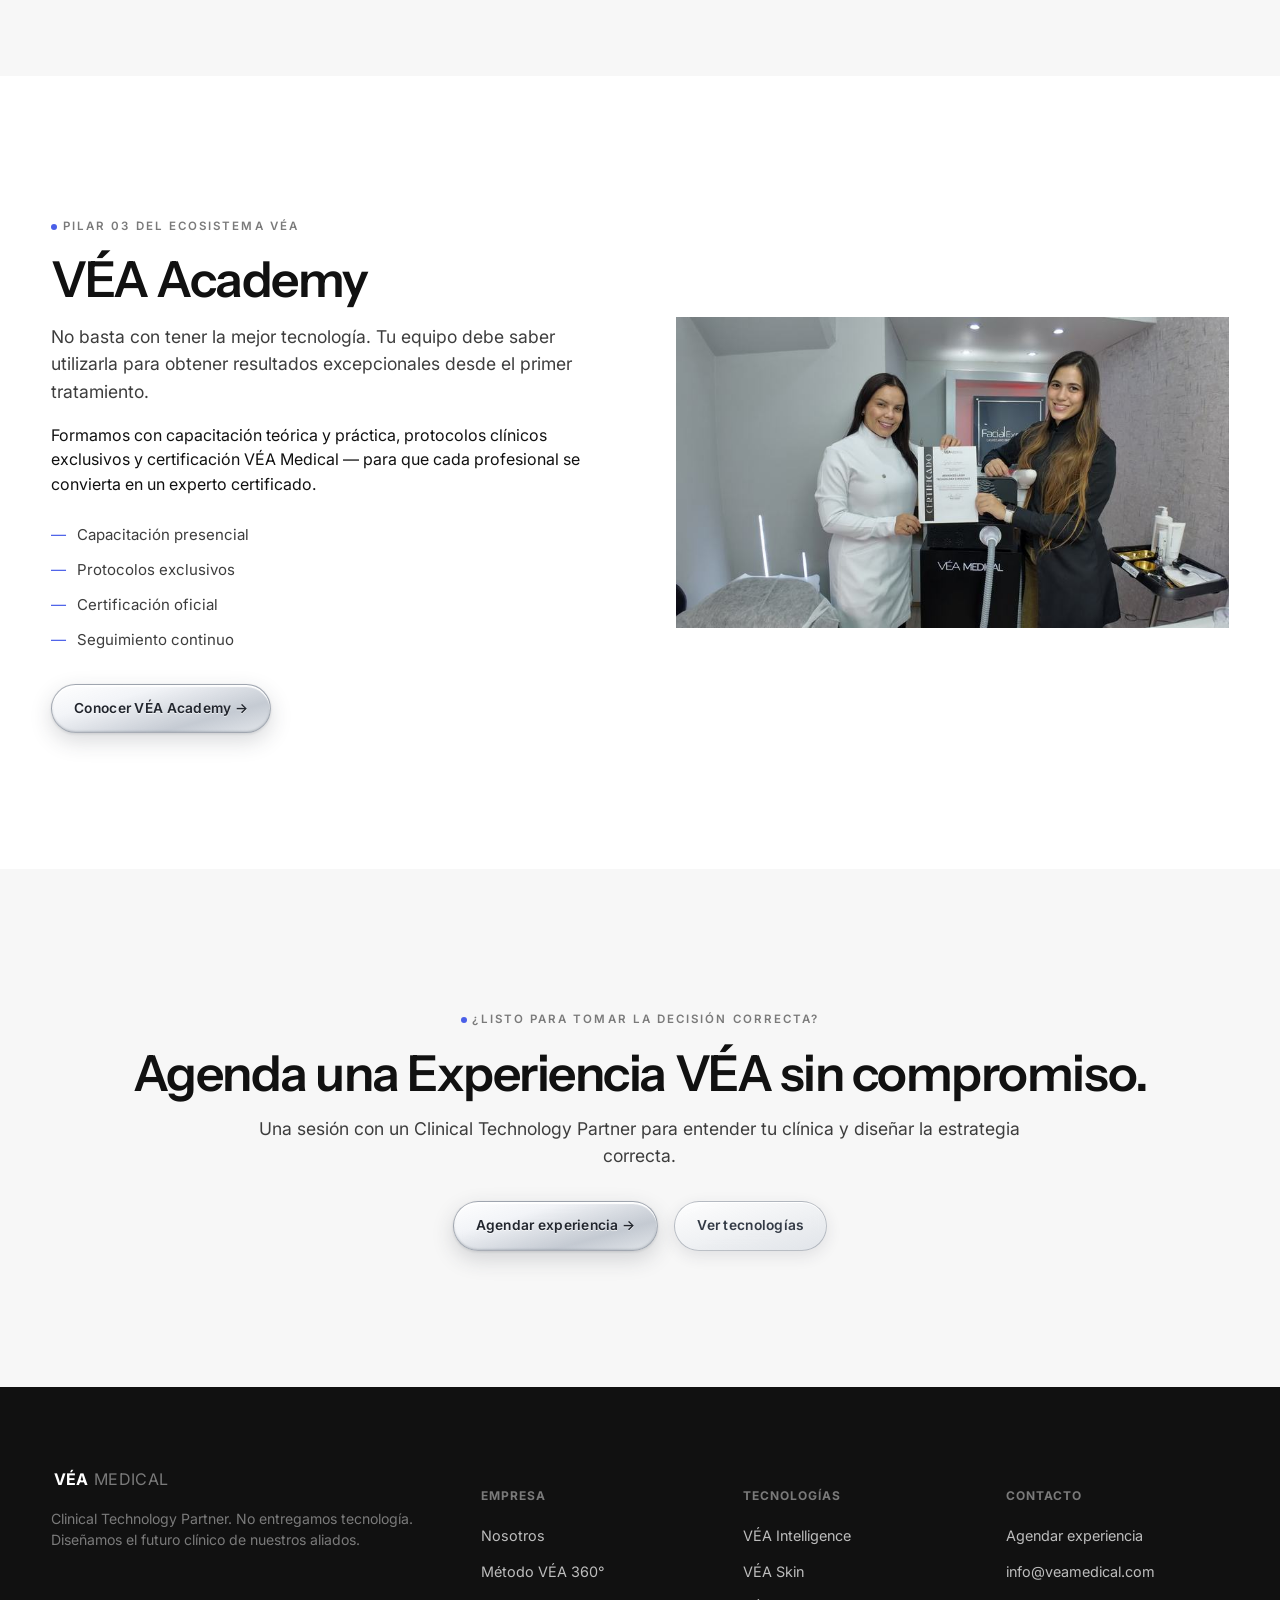
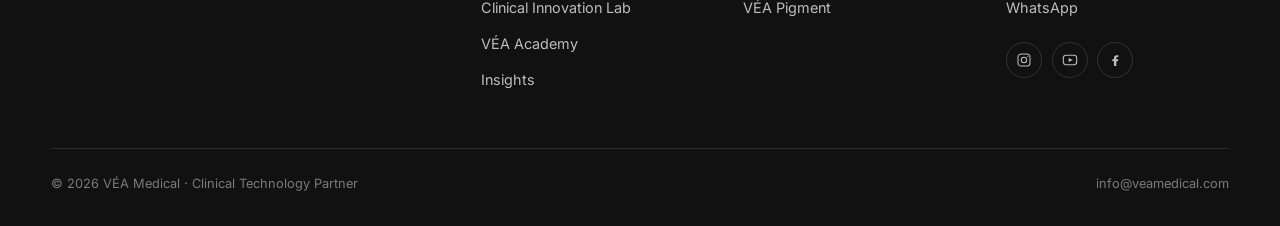
<file: nosotros.html>
<!doctype html>
<html lang="es" class="no-js">
<head>
<script>document.documentElement.classList.replace('no-js','js');</script>
<meta charset="utf-8">
<meta name="viewport" content="width=device-width,initial-scale=1.0">
<title>Nosotros | VÉA Medical — Clinical Technology Partner</title>
<meta name="description" content="VÉA Medical no distribuye equipos: diseña estrategias de crecimiento clínico. Conoce el Método VÉA 360° y el ecosistema de seis pilares que respalda a cada aliado.">
<link rel="canonical" href="https://veamedical.com/nosotros.html">
<meta name="robots" content="index, follow">

<meta property="og:type" content="website">
<meta property="og:site_name" content="VÉA Medical">
<meta property="og:title" content="Nosotros | VÉA Medical — Clinical Technology Partner">
<meta property="og:description" content="VÉA Medical no distribuye equipos: diseña estrategias de crecimiento clínico. Conoce el Método VÉA 360° y el ecosistema de seis pilares que respalda a cada aliado.">
<meta property="og:url" content="https://veamedical.com/nosotros.html">
<meta property="og:image" content="https://veamedical.com/hero-portfolio.jpg">
<meta property="og:locale" content="es_DO">
<meta name="twitter:card" content="summary_large_image">
<meta name="twitter:title" content="Nosotros | VÉA Medical — Clinical Technology Partner">
<meta name="twitter:description" content="VÉA Medical no distribuye equipos: diseña estrategias de crecimiento clínico. Conoce el Método VÉA 360° y el ecosistema de seis pilares que respalda a cada aliado.">
<meta name="twitter:image" content="https://veamedical.com/hero-portfolio.jpg">

<link rel="preconnect" href="https://fonts.googleapis.com">
<link rel="preconnect" href="https://fonts.gstatic.com" crossorigin>
<link rel="stylesheet" href="styles.css">
<script type="application/ld+json">{"@context":"https://schema.org","@type":"MedicalBusiness","name":"VÉA Medical","alternateName":"VÉA Medical — Clinical Technology Partner","description":"Clinical Technology Partner que acompaña a clínicas y centros de estética en el diagnóstico, selección, implementación y rentabilidad de tecnología médico-estética.","url":"https://veamedical.com/","logo":"https://veamedical.com/logo.png","image":"https://veamedical.com/hero-portfolio.jpg","email":"info@veamedical.com","areaServed":{"@type":"Country","name":"República Dominicana"},"sameAs":[]}</script>
<script type="application/ld+json">{"@context":"https://schema.org","@type":"BreadcrumbList","itemListElement":[{"@type":"ListItem","position":1,"name":"Inicio","item":"https://veamedical.com/index.html"},{"@type":"ListItem","position":2,"name":"Nosotros","item":"https://veamedical.com/nosotros.html"}]}</script>
</head>
<body>

  <a class="skip-link" href="#main">Saltar al contenido</a>
  <header class="nav">
    <div class="nav-inner">
      <a class="logo" href="index.html">VÉA <span>MEDICAL</span></a>
      <nav aria-label="Navegación principal">
        <ul class="nav-links">
          <li class="has-dropdown">
            <button class="nav-dropdown-trigger" aria-expanded="false" aria-controls="tech-dropdown">Tecnologías <span class="caret" aria-hidden="true">⌄</span></button>
            <ul class="nav-dropdown" id="tech-dropdown">
              <li><a href="tecnologia-intelligence.html">VÉA Intelligence</a></li>
            <li><a href="tecnologia-skin.html">VÉA Skin</a></li>
            <li><a href="tecnologia-pigment.html">VÉA Pigment</a></li>
            </ul>
          </li>
          <li><a href="nosotros.html#metodo">Método VÉA 360°</a></li>
        <li><a href="clinical-innovation-lab.html">Clinical Innovation Lab</a></li>
        <li><a href="academy.html">VÉA Academy</a></li>
        <li><a href="nosotros.html" aria-current="page">Nosotros</a></li>
        </ul>
      </nav>
      <div class="nav-cta">
        <a class="btn btn-primary" href="contacto.html"><span class="label">Agenda una Experiencia</span> <span class="btn-arrow" aria-hidden="true">→</span></a>
        <button class="nav-burger" aria-label="Abrir menú" aria-expanded="false" aria-controls="mobile-menu">
          <span></span>
        </button>
      </div>
    </div>
  </header>
  <div class="mobile-menu" id="mobile-menu">
      <span class="mobile-menu-label">Tecnologías</span>
      <a href="tecnologia-intelligence.html" class="mobile-sub">VÉA Intelligence</a>
      <a href="tecnologia-skin.html" class="mobile-sub">VÉA Skin</a>
      <a href="tecnologia-pigment.html" class="mobile-sub">VÉA Pigment</a>
      <span class="mobile-menu-divider"></span>
      <a href="nosotros.html#metodo">Método VÉA 360°</a>
      <a href="clinical-innovation-lab.html">Clinical Innovation Lab</a>
      <a href="academy.html">VÉA Academy</a>
      <a href="nosotros.html" aria-current="page">Nosotros</a>
      <a class="btn btn-primary" href="contacto.html">Agenda una Experiencia →</a>
  </div>

<main id="main">

  <section class="hero" style="min-height:auto; padding-bottom:3rem;">
    <div class="container hero-grid">
      <div>
        <span class="kicker">Quiénes somos</span>
        <h1 style="max-width:16em;">No somos un distribuidor. <span class="italic">Somos tu socio</span> estratégico.</h1>
        <p class="lede" style="margin-top:1.5rem;">VÉA Medical es el Clinical Technology Partner de clínicas que buscan transformar la tecnología en crecimiento real, sostenible y medible.</p>
      </div>
      <div class="hero-visual">
        <div class="hero-visual-frame">
          <div class="hero-visual-label"><span>Facial Express</span><span>Clinical Innovation Lab</span></div>
          <img class="hero-portfolio-img" src="hero-portfolio.jpg" alt="Tratamiento real con tecnología VÉA en Facial Express" width="1122" height="1402" loading="eager">
        </div>
      </div>
    </div>
  </section>

  <section aria-labelledby="nos-h">
    <div class="container feature-row">
      <div>
        <span class="kicker">VÉA Medical</span>
        <h2 id="nos-h">Clinical Technology Partner</h2>
        <p class="lede">VÉA Medical es un Clinical Technology Partner especializado en ayudar a clínicas y centros de estética a transformar la tecnología en crecimiento clínico, diferenciación y rentabilidad.</p>
        <blockquote style="border-left:2px solid var(--black); padding-left:1.4rem; margin:2rem 0; font-family:var(--serif); font-size:1.3rem;">
          "La tecnología, por sí sola, no transforma una clínica. Lo que transforma es la integración entre estrategia, conocimiento, protocolos y acompañamiento."
        </blockquote>
        <p>No distribuimos equipos simplemente. Diseñamos estrategias para que cada inversión tecnológica genere resultados medibles y sostenibles. Nuestro trabajo no termina con una venta. <strong>Comienza con ella.</strong></p>
      </div>
      <div class="pillars cols-2">
        <div class="pillar"><h3>Visión clínica</h3><p>Cada decisión parte de las necesidades reales del paciente y del profesional.</p></div>
        <div class="pillar"><h3>Precisión</h3><p>Seleccionamos tecnologías con criterios clínicos, técnicos y financieros claros.</p></div>
        <div class="pillar"><h3>Innovación útil</h3><p>La innovación solo tiene sentido cuando produce mejores resultados clínicos y comerciales.</p></div>
        <div class="pillar"><h3>Compromiso total</h3><p>Asumimos el éxito de nuestros clientes como parte de nuestra propia responsabilidad.</p></div>
      </div>
    </div>
  </section>

  <section id="metodo" class="section-dark" aria-labelledby="metodo-h" data-method>
    <div class="container">
      <div class="section-head">
        <span class="kicker">Nuestra metodología</span>
        <h2 id="metodo-h">Método VÉA 360°</h2>
        <p class="lede">Un método integral que convierte la tecnología en resultados clínicos, experiencia excepcional y crecimiento rentable para tu clínica.</p>
      </div>
      <div class="method">
        <div>
          <div class="method-steps" role="tablist" aria-orientation="vertical">
            <button class="method-step" role="tab" data-title="Diagnóstico estratégico" data-lead="Analizamos tu clínica de manera integral para entender pacientes, servicios, oportunidades de crecimiento y objetivos clínicos y financieros."><span class="n">01</span> Diagnóstico estratégico</button>
            <button class="method-step" role="tab" data-title="Selección inteligente" data-lead="Elegimos la tecnología correcta con criterio clínico, técnico y financiero — no la más cara del catálogo."><span class="n">02</span> Selección inteligente</button>
            <button class="method-step" role="tab" data-title="Implementación con propósito" data-lead="Instalación, protocolos y puesta en marcha alineados con el objetivo comercial de tu clínica."><span class="n">03</span> Implementación con propósito</button>
            <button class="method-step" role="tab" data-title="Capacitación de alto nivel" data-lead="Formamos a tu equipo con práctica real y protocolos exclusivos para tratar con confianza desde el día uno."><span class="n">04</span> Capacitación de alto nivel</button>
            <button class="method-step" role="tab" data-title="Lanzamiento estratégico" data-lead="Estrategia de comunicación, materiales y campañas listas antes de que el equipo llegue."><span class="n">05</span> Lanzamiento estratégico</button>
            <button class="method-step" role="tab" data-title="Rentabilidad medible" data-lead="Transformamos tu inversión en resultados medibles y sostenibles en el tiempo."><span class="n">06</span> Rentabilidad medible</button>
            <button class="method-step" role="tab" data-title="Optimización continua" data-lead="Seguimiento, ajuste de protocolos y soporte técnico permanente — para siempre."><span class="n">07</span> Optimización continua</button>
          </div>
          <div class="method-progress"><div class="method-progress-bar"></div></div>
        </div>
        <div class="method-panel" role="tabpanel">
          <span class="kicker" data-method-kicker>01 / 07</span>
          <h3 data-method-title>Diagnóstico estratégico</h3>
          <p class="lede" data-method-lead>Analizamos tu clínica de manera integral para entender pacientes, servicios, oportunidades de crecimiento y objetivos clínicos y financieros.</p>
          <div class="method-nav">
            <button type="button" data-method-prev aria-label="Etapa anterior">←</button>
            <button type="button" data-method-next aria-label="Etapa siguiente">→</button>
          </div>
        </div>
      </div>
    </div>
  </section>

  <section id="ecosistema" class="section-tint" aria-labelledby="eco-h">
    <div class="container">
      <div class="section-head">
        <span class="kicker">El ecosistema VÉA</span>
        <h2 id="eco-h">Seis pilares. Un sistema integrado.</h2>
        <p class="lede">No son servicios independientes. Son experiencias integradas que acompañan a tu clínica en cada etapa de su crecimiento.</p>
      </div>
      <div class="pillars">
        <div class="pillar">
          <span class="n">Pilar 01</span>
          <h3>VÉA Consult</h3>
          <span class="role">Consultoría estratégica</span>
          <p>Análisis integral de la clínica antes de cualquier recomendación tecnológica.</p>
          <ul><li>Perfil de pacientes y mercado</li><li>Objetivos clínicos y financieros</li><li>Competencia y diferenciación</li></ul>
        </div>
        <div class="pillar">
          <span class="n">Pilar 02</span>
          <h3>VÉA Technology</h3>
          <span class="role">Tecnología médica</span>
          <p>Selección e implementación de equipos con criterio clínico, técnico y financiero.</p>
          <ul><li>Evaluación tecnológica rigurosa</li><li>Implementación personalizada</li><li>Actualización continua</li></ul>
        </div>
        <div class="pillar">
          <span class="n">Pilar 03</span>
          <h3>VÉA Academy</h3>
          <span class="role">Educación continua</span>
          <p>Formación de equipos con resultados excepcionales desde el primer tratamiento.</p>
          <ul><li>Capacitación teórica y práctica</li><li>Protocolos clínicos exclusivos</li><li>Certificación VÉA Medical</li></ul>
        </div>
        <div class="pillar">
          <span class="n">Pilar 04</span>
          <h3>VÉA Growth</h3>
          <span class="role">Crecimiento clínico</span>
          <p>Marketing, lanzamientos y experiencia del paciente para maximizar el impacto.</p>
          <ul><li>Estrategia de comunicación</li><li>Contenido y materiales</li><li>Activaciones y lanzamientos</li></ul>
        </div>
        <div class="pillar">
          <span class="n">Pilar 05</span>
          <h3>VÉA Insights</h3>
          <span class="role">Inteligencia de negocio</span>
          <p>ROI, indicadores y análisis financiero para decisiones basadas en datos reales.</p>
          <ul><li>ROI y TIR por tecnología</li><li>Indicadores clave</li><li>Optimización de rentabilidad</li></ul>
        </div>
        <div class="pillar">
          <span class="n">Pilar 06</span>
          <h3>VÉA Care</h3>
          <span class="role">Acompañamiento continuo</span>
          <p>Soporte, seguimiento y actualización permanente para la operación de la clínica.</p>
          <ul><li>Soporte técnico permanente</li><li>Seguimiento de resultados</li><li>Asistencia y actualizaciones</li></ul>
        </div>
      </div>
    </div>
  </section>

  <section aria-labelledby="lab-h" class="section-tint">
    <div class="container feature-row">
      <div class="feature-media">
        <img src="academy-jhoana-alumna-1.jpg" alt="Facial Express, el Clinical Innovation Lab de VÉA Medical" loading="lazy">
      </div>
      <div>
        <span class="kicker">Clinical Innovation Lab</span>
        <h2 id="lab-h" style="max-width:16em;">Facial Express — donde nace cada protocolo VÉA.</h2>
        <p class="lede">Validamos cada tecnología antes de recomendarla.</p>
        <a class="btn btn-primary" href="clinical-innovation-lab.html">Conocer el Lab →</a>
      </div>
    </div>
  </section>

  <section aria-labelledby="acad-h">
    <div class="container feature-row reverse">
      <div class="feature-media">
        <img src="academy-jhoana-alumna-2.jpg" alt="Entrega de certificado oficial VÉA Medical al finalizar la formación práctica y teórica" loading="lazy">
      </div>
      <div>
        <span class="kicker">Pilar 03 del ecosistema VÉA</span>
        <h2 id="acad-h">VÉA Academy</h2>
        <p class="lede">No basta con tener la mejor tecnología. Tu equipo debe saber utilizarla para obtener resultados excepcionales desde el primer tratamiento.</p>
        <p>Formamos con capacitación teórica y práctica, protocolos clínicos exclusivos y certificación VÉA Medical — para que cada profesional se convierta en un experto certificado.</p>
        <ul class="feature-list">
          <li>Capacitación presencial</li>
          <li>Protocolos exclusivos</li>
          <li>Certificación oficial</li>
          <li>Seguimiento continuo</li>
        </ul>
        <a class="btn btn-primary" href="academy.html">Conocer VÉA Academy →</a>
      </div>
    </div>
  </section>

  <section class="section-tint" aria-labelledby="cta-h">
    <div class="container" style="text-align:center;">
      <span class="kicker">¿Listo para tomar la decisión correcta?</span>
      <h2 id="cta-h" style="max-width:26em; margin-inline:auto;">Agenda una Experiencia VÉA sin compromiso.</h2>
      <p class="lede" style="margin-inline:auto; margin-top:1rem;">Una sesión con un Clinical Technology Partner para entender tu clínica y diseñar la estrategia correcta.</p>
      <div class="cta-band-actions" style="justify-content:center; margin-top:2rem;">
        <a class="btn btn-primary" href="contacto.html">Agendar experiencia →</a>
        <a class="btn btn-ghost" href="tecnologia.html">Ver tecnologías</a>
      </div>
    </div>
  </section>

</main>

  <footer class="site-footer">
    <div class="container">
      <div class="footer-top">
        <div class="footer-brand">
          <a class="logo" href="index.html">VÉA <span>MEDICAL</span></a>
          <p>Clinical Technology Partner. No entregamos tecnología. Diseñamos el futuro clínico de nuestros aliados.</p>
        </div>
        <div class="footer-col">
          <h5>Empresa</h5>
          <ul>
            <li><a href="nosotros.html">Nosotros</a></li>
            <li><a href="nosotros.html#metodo">Método VÉA 360°</a></li>
            <li><a href="clinical-innovation-lab.html">Clinical Innovation Lab</a></li>
            <li><a href="academy.html">VÉA Academy</a></li>
            <li><a href="por-que-vea.html">Insights</a></li>
          </ul>
        </div>
        <div class="footer-col">
          <h5>Tecnologías</h5>
          <ul>
            <li><a href="tecnologia-intelligence.html">VÉA Intelligence</a></li>
            <li><a href="tecnologia-skin.html">VÉA Skin</a></li>
            <li><a href="tecnologia-pigment.html">VÉA Pigment</a></li>
          </ul>
        </div>
        <div class="footer-col">
          <h5>Contacto</h5>
          <ul>
            <li><a href="contacto.html">Agendar experiencia</a></li>
            <li><a href="mailto:info@veamedical.com">info@veamedical.com</a></li>
            <li><a href="https://wa.me/18090000000" rel="noopener">WhatsApp</a></li>
          </ul>
          <div class="footer-social">
            <a href="https://instagram.com/veamedical" rel="noopener" aria-label="Instagram"><svg viewBox="0 0 24 24"><rect x="3" y="3" width="18" height="18" rx="5" stroke-width="1.6"/><circle cx="12" cy="12" r="4" stroke-width="1.6"/><circle cx="17.5" cy="6.5" r="1" fill="currentColor" stroke="none"/></svg></a>
            <a href="https://youtube.com/@veamedical" rel="noopener" aria-label="YouTube"><svg viewBox="0 0 24 24"><rect x="2" y="5" width="20" height="14" rx="4" stroke-width="1.6"/><polygon points="10,9 16,12 10,15" fill="currentColor" stroke="none"/></svg></a>
            <a href="https://facebook.com/veamedical" rel="noopener" aria-label="Facebook"><svg viewBox="0 0 24 24"><path d="M14 21v-7h2.5l.5-3H14V9c0-.9.3-1.5 1.7-1.5H17V5c-.3 0-1.3-.1-2.4-.1-2.4 0-4.1 1.5-4.1 4.2V11H8v3h2.5v7h3.5z" fill="currentColor" stroke="none"/></svg></a>
          </div>
        </div>
      </div>
      <div class="footer-bottom">
        <span>© <span data-year></span> VÉA Medical · Clinical Technology Partner</span>
        <span>info@veamedical.com</span>
      </div>
    </div>
  </footer>

<script src="main.js" defer></script>
</body>
</html>
</file>
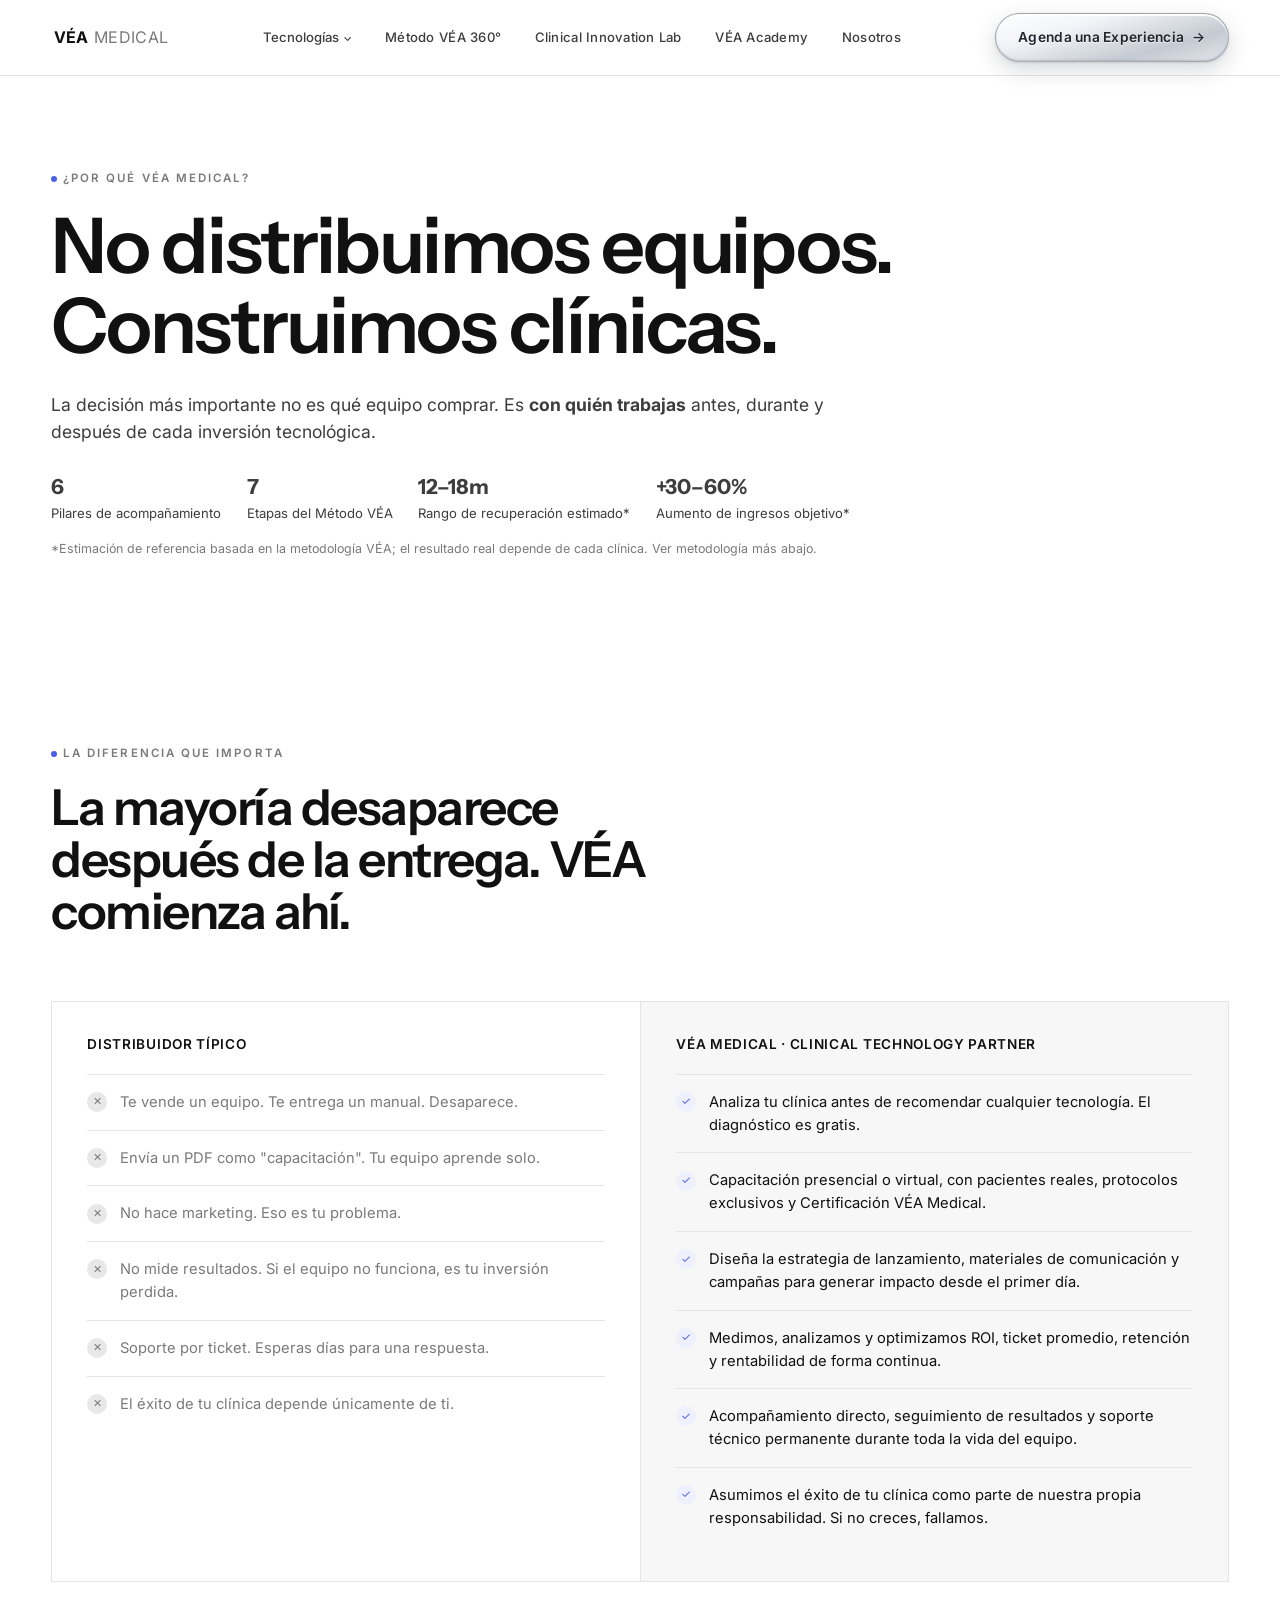
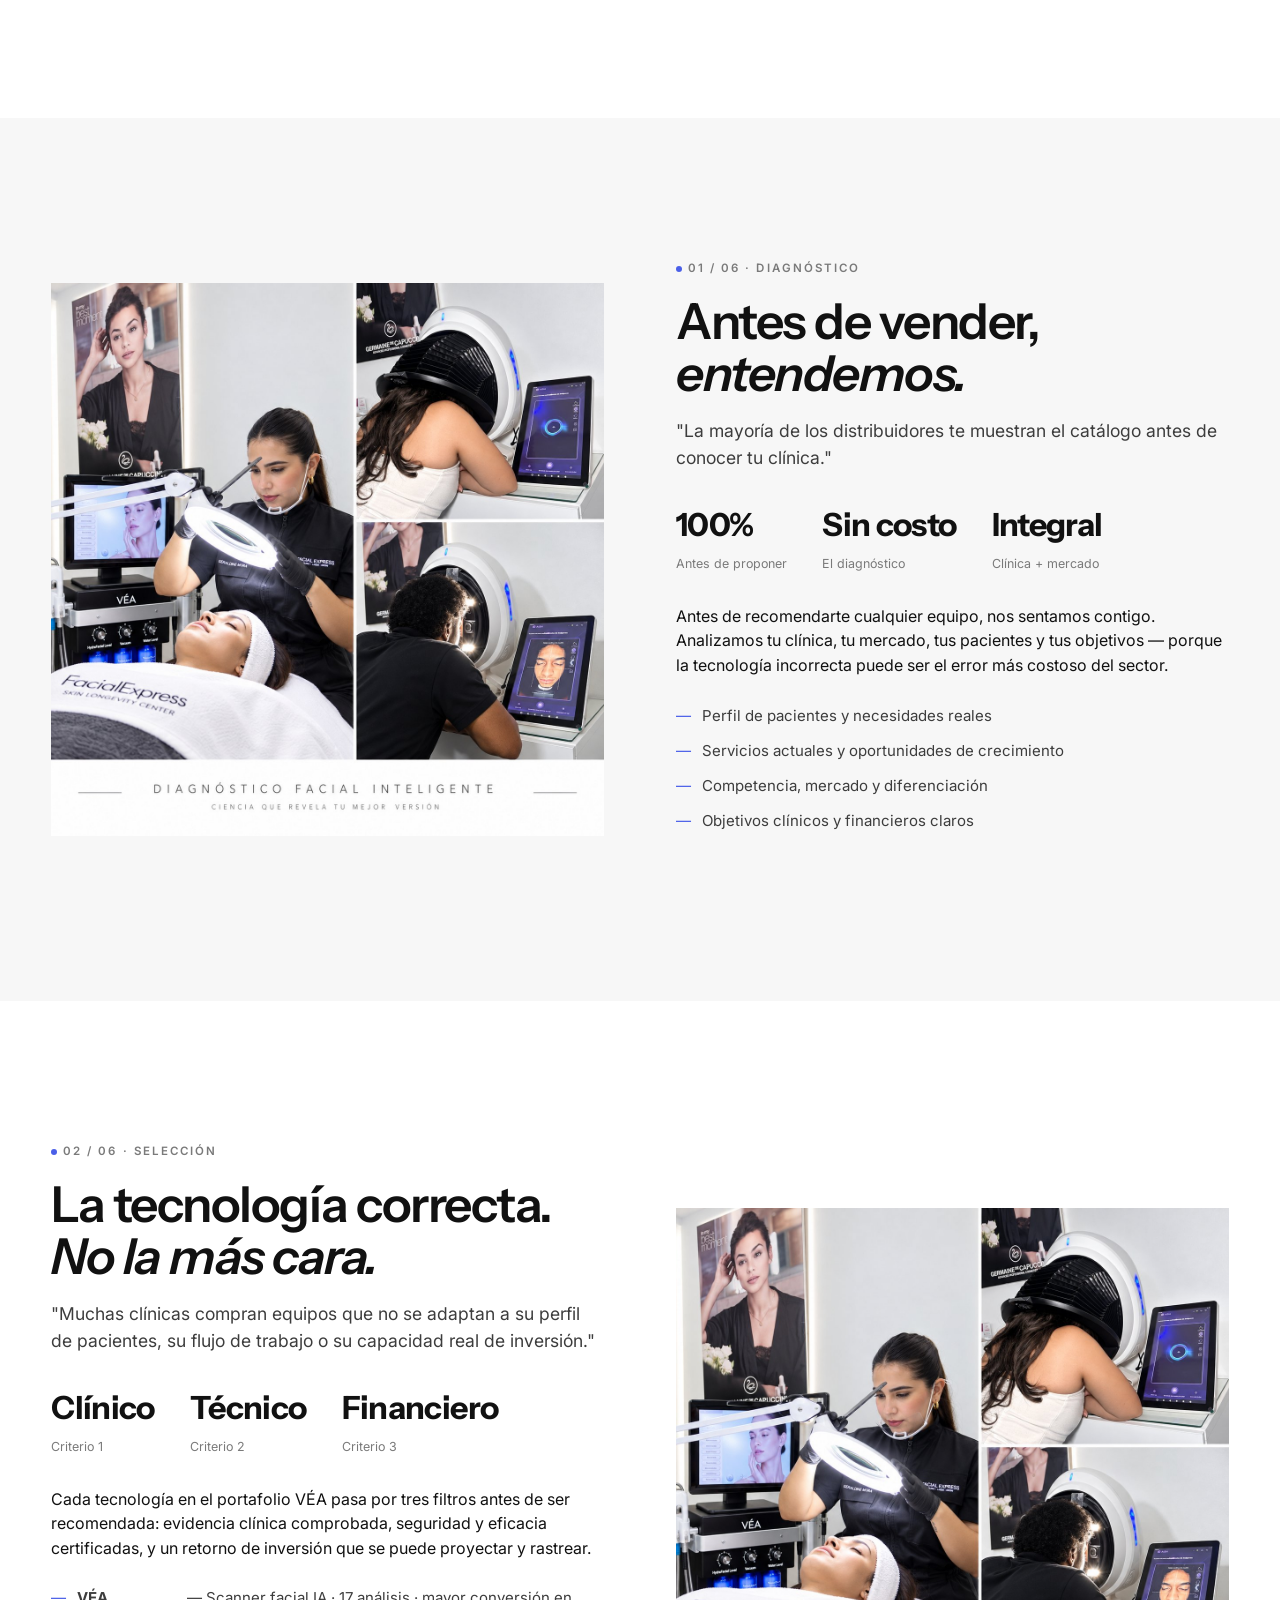
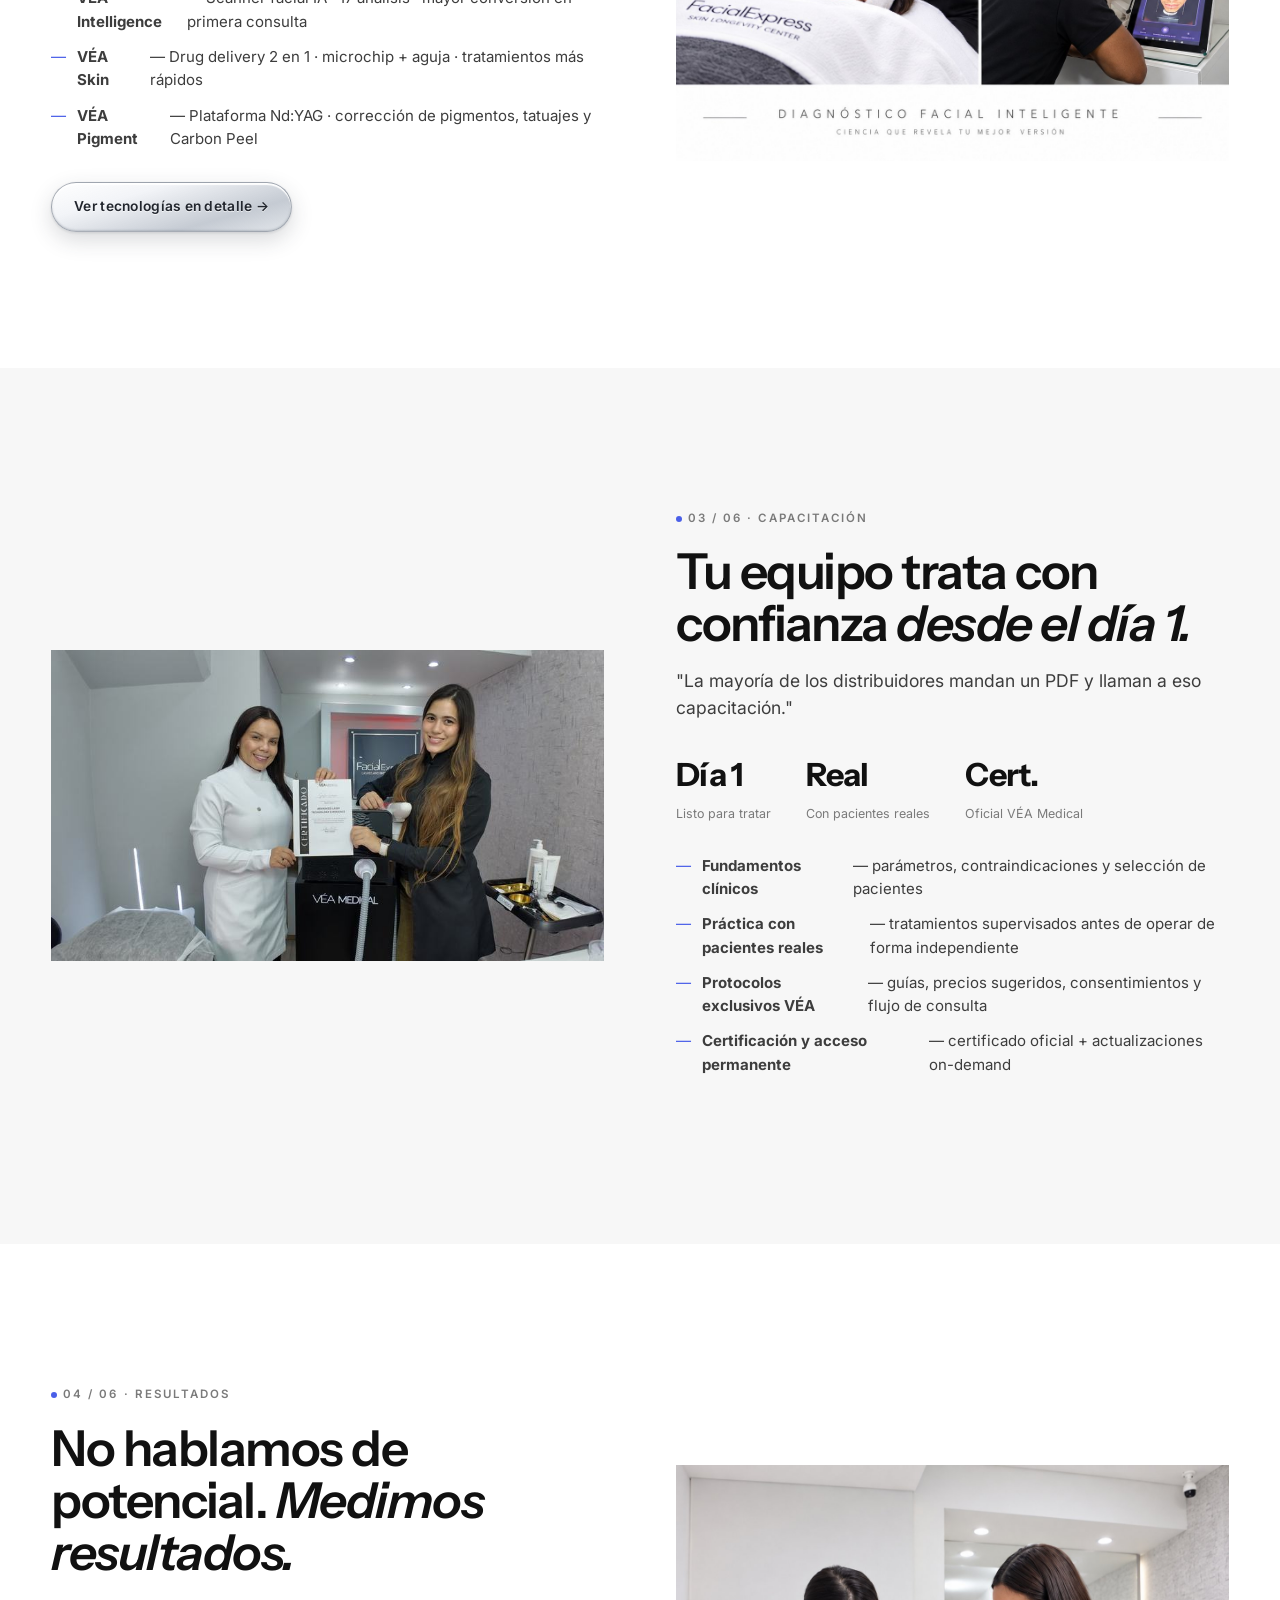
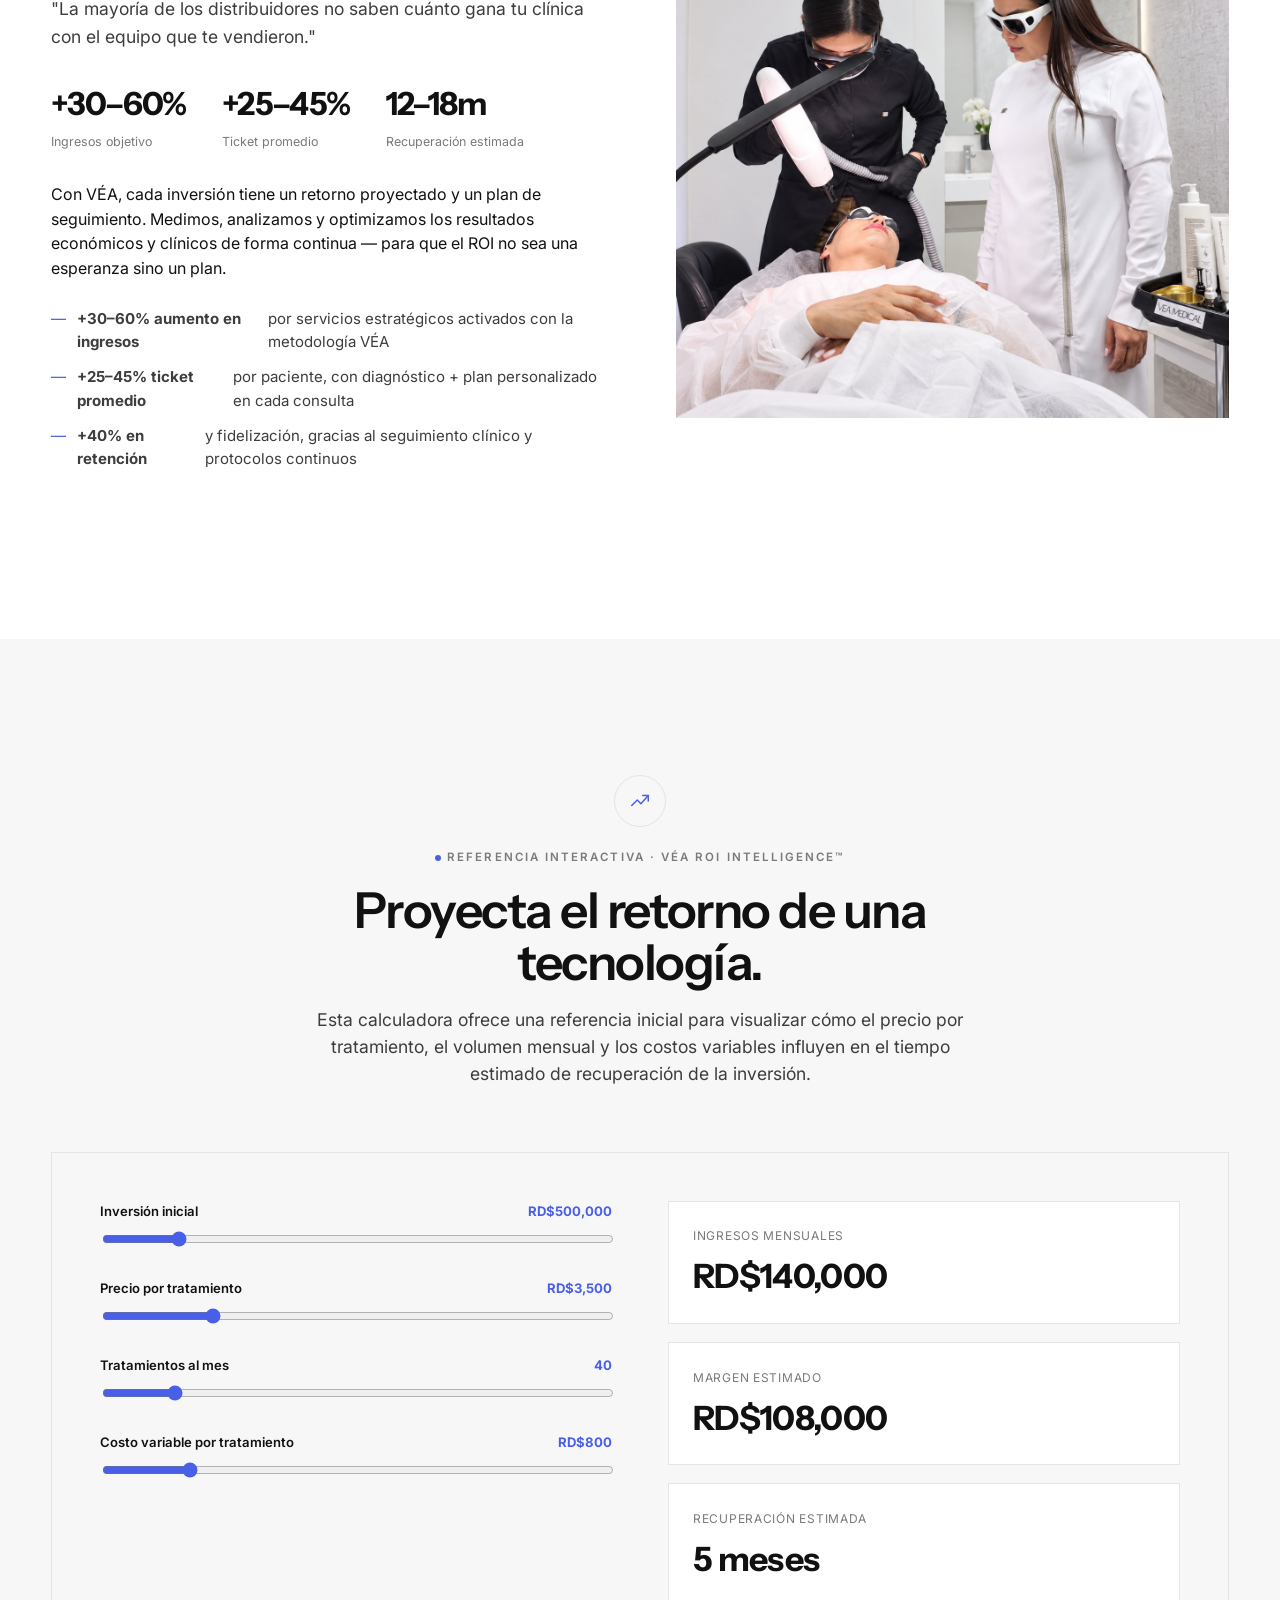
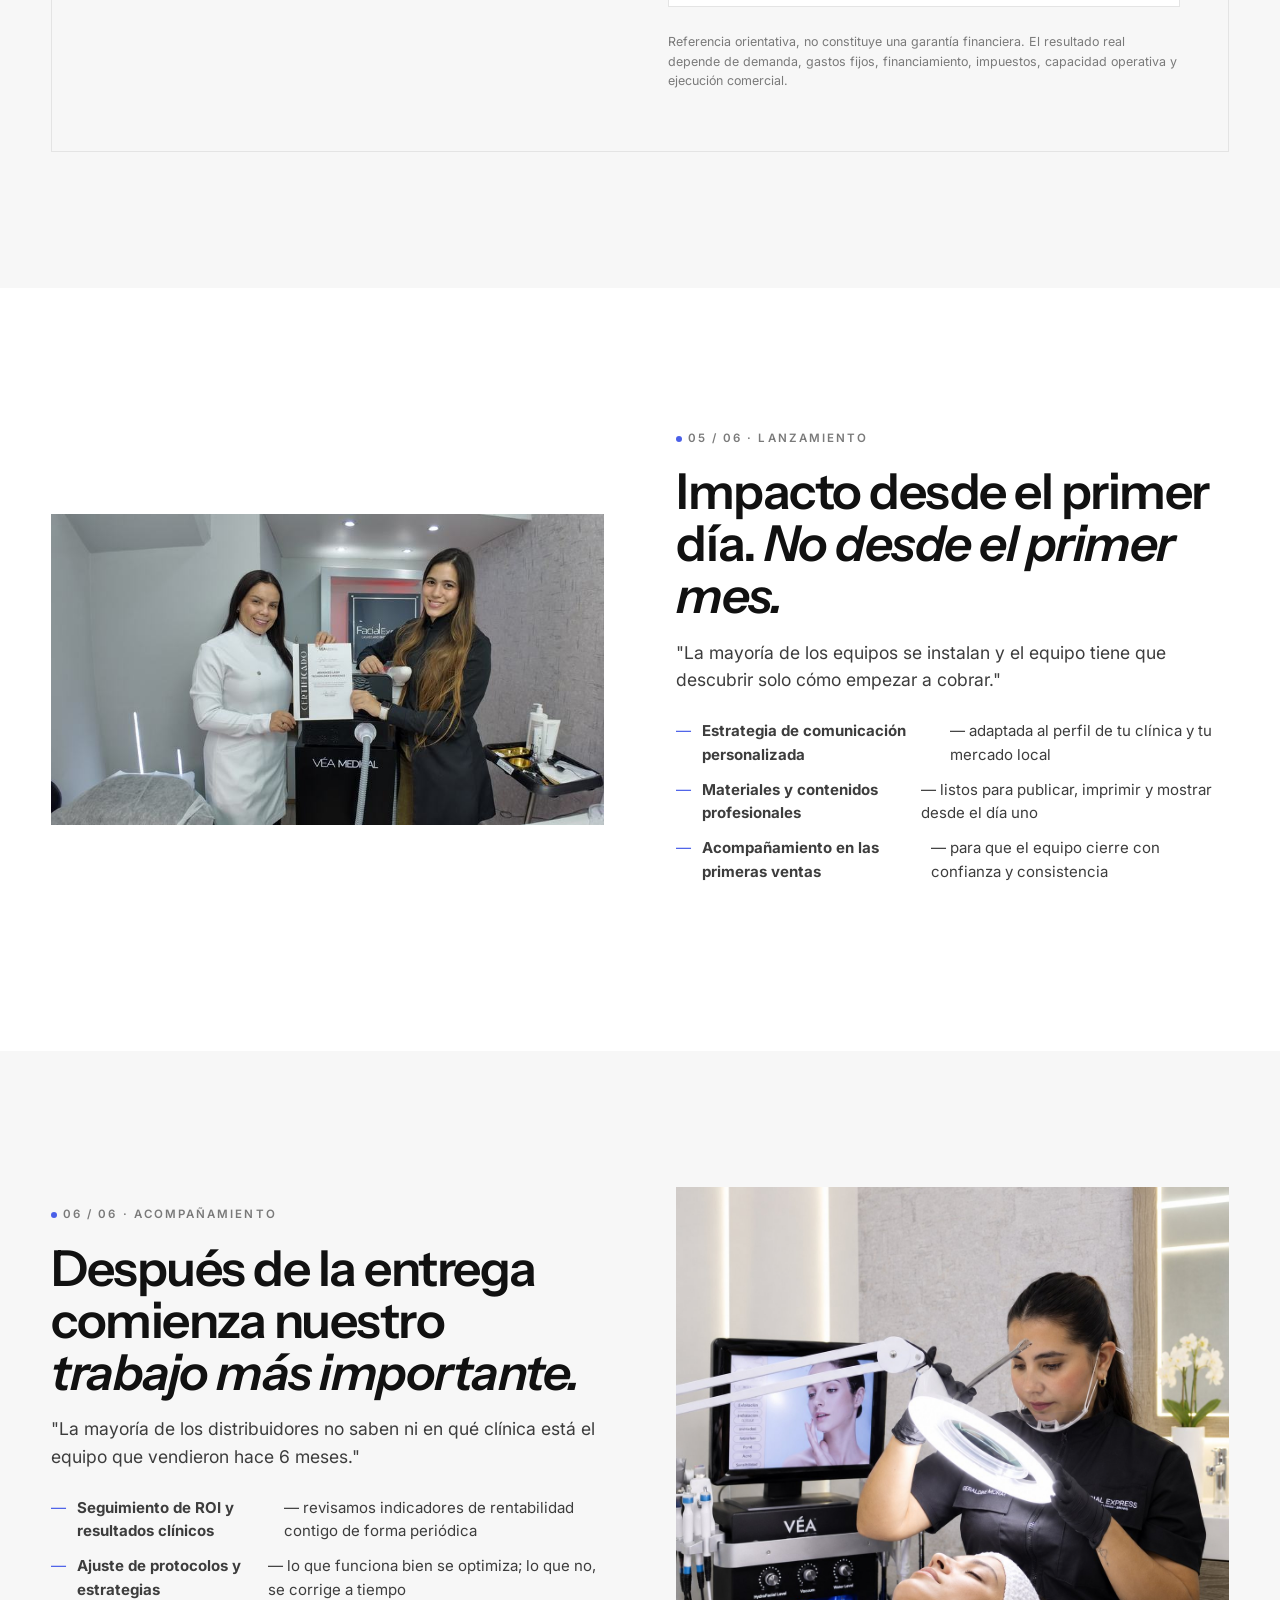
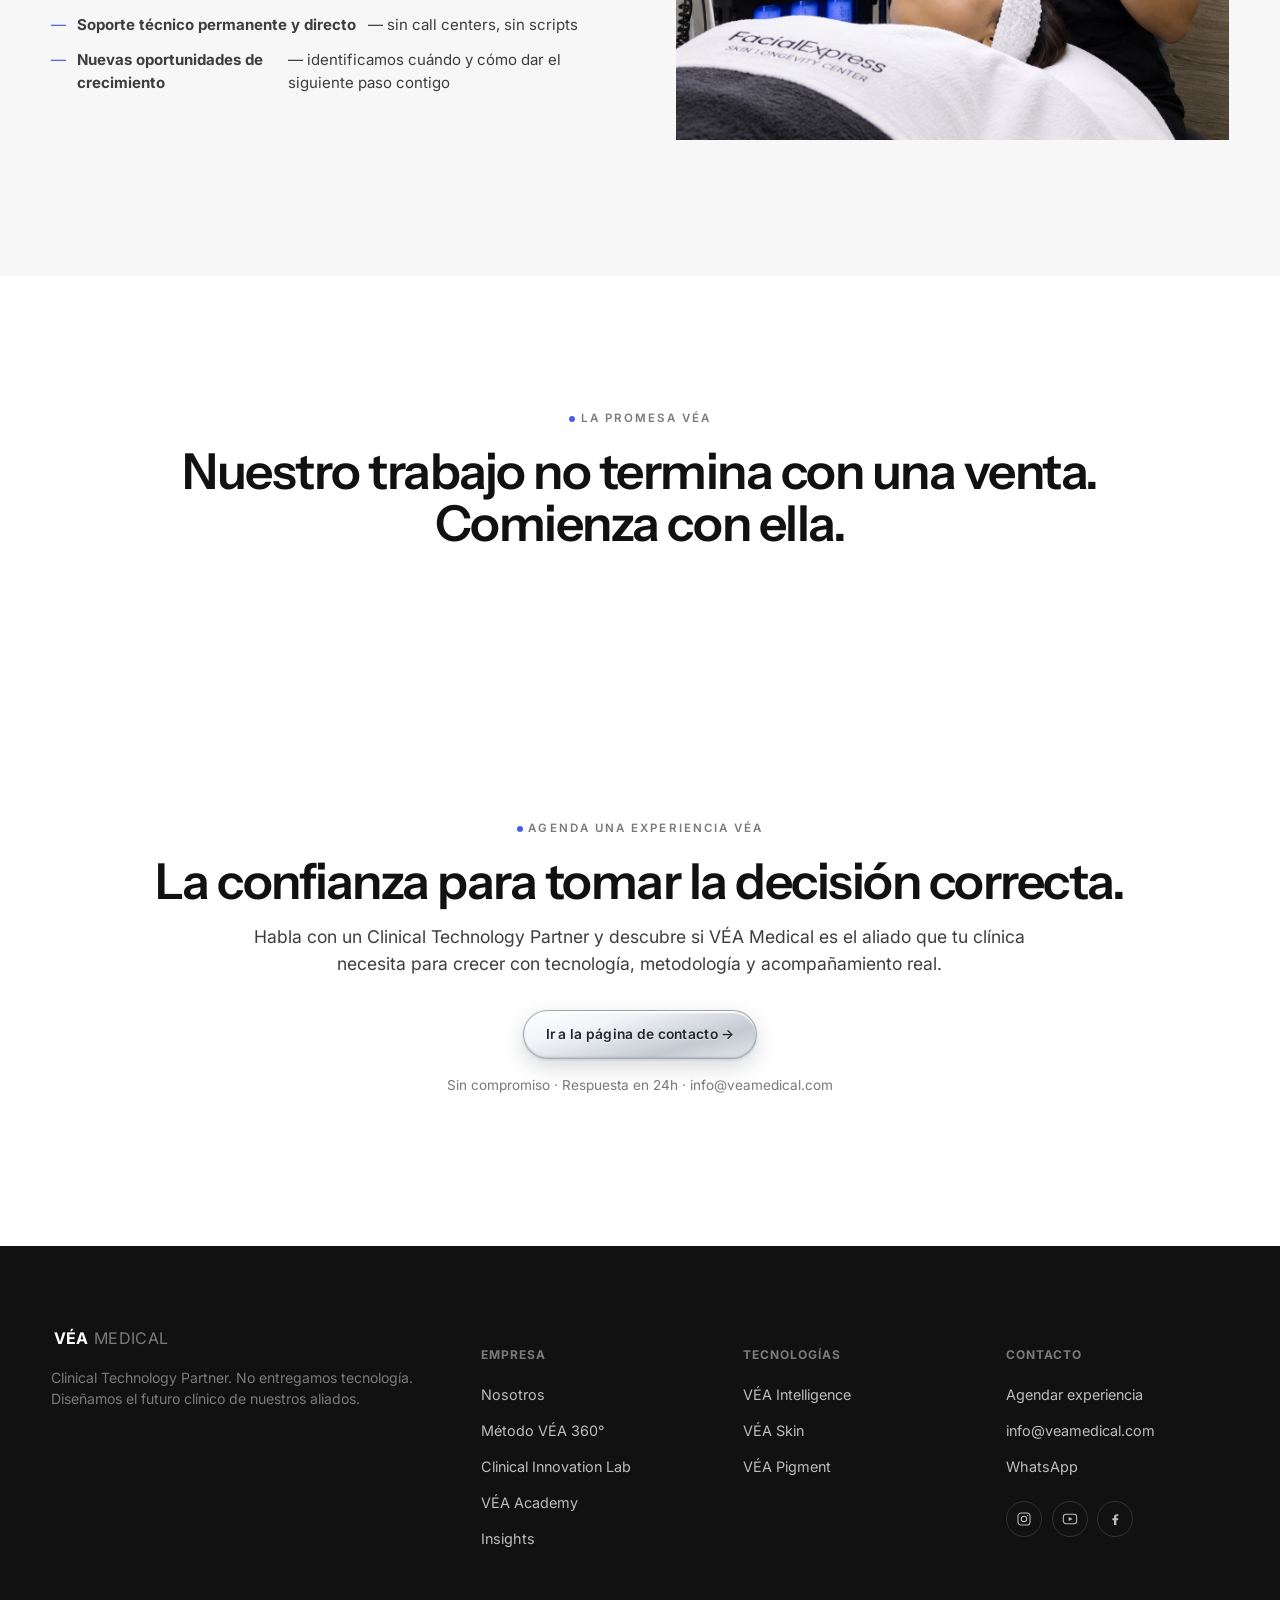
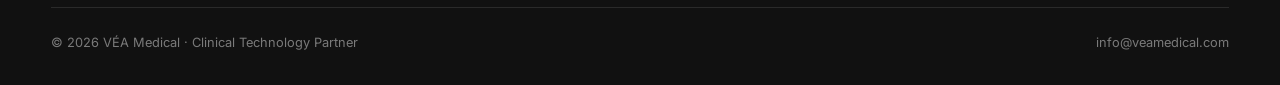
<file: por-que-vea.html>
<!doctype html>
<html lang="es" class="no-js">
<head>
<script>document.documentElement.classList.replace('no-js','js');</script>
<meta charset="utf-8">
<meta name="viewport" content="width=device-width,initial-scale=1.0">
<title>Por qué VÉA Medical | Clinical Technology Partner</title>
<meta name="description" content="No distribuimos equipos. Construimos clínicas. Descubre el Método VÉA 360°, la calculadora de retorno y por qué VÉA Medical es el Clinical Technology Partner que tu clínica necesita.">
<link rel="canonical" href="https://veamedical.com/por-que-vea.html">
<meta name="robots" content="index, follow">

<meta property="og:type" content="website">
<meta property="og:site_name" content="VÉA Medical">
<meta property="og:title" content="Por qué VÉA Medical | Clinical Technology Partner">
<meta property="og:description" content="No distribuimos equipos. Construimos clínicas. Descubre el Método VÉA 360°, la calculadora de retorno y por qué VÉA Medical es el Clinical Technology Partner que tu clínica necesita.">
<meta property="og:url" content="https://veamedical.com/por-que-vea.html">
<meta property="og:image" content="https://veamedical.com/hero-portfolio.jpg">
<meta property="og:locale" content="es_DO">
<meta name="twitter:card" content="summary_large_image">
<meta name="twitter:title" content="Por qué VÉA Medical | Clinical Technology Partner">
<meta name="twitter:description" content="No distribuimos equipos. Construimos clínicas. Descubre el Método VÉA 360°, la calculadora de retorno y por qué VÉA Medical es el Clinical Technology Partner que tu clínica necesita.">
<meta name="twitter:image" content="https://veamedical.com/hero-portfolio.jpg">

<link rel="preconnect" href="https://fonts.googleapis.com">
<link rel="preconnect" href="https://fonts.gstatic.com" crossorigin>
<link rel="stylesheet" href="styles.css">
<script type="application/ld+json">{"@context":"https://schema.org","@type":"MedicalBusiness","name":"VÉA Medical","alternateName":"VÉA Medical — Clinical Technology Partner","description":"Clinical Technology Partner que acompaña a clínicas y centros de estética en el diagnóstico, selección, implementación y rentabilidad de tecnología médico-estética.","url":"https://veamedical.com/","logo":"https://veamedical.com/logo.png","image":"https://veamedical.com/hero-portfolio.jpg","email":"info@veamedical.com","areaServed":{"@type":"Country","name":"República Dominicana"},"sameAs":[]}</script>
<script type="application/ld+json">{"@context":"https://schema.org","@type":"BreadcrumbList","itemListElement":[{"@type":"ListItem","position":1,"name":"Inicio","item":"https://veamedical.com/index.html"},{"@type":"ListItem","position":2,"name":"Por qué VÉA","item":"https://veamedical.com/por-que-vea.html"}]}</script>
</head>
<body>

  <a class="skip-link" href="#main">Saltar al contenido</a>
  <header class="nav">
    <div class="nav-inner">
      <a class="logo" href="index.html">VÉA <span>MEDICAL</span></a>
      <nav aria-label="Navegación principal">
        <ul class="nav-links">
          <li class="has-dropdown">
            <button class="nav-dropdown-trigger" aria-expanded="false" aria-controls="tech-dropdown">Tecnologías <span class="caret" aria-hidden="true">⌄</span></button>
            <ul class="nav-dropdown" id="tech-dropdown">
              <li><a href="tecnologia-intelligence.html">VÉA Intelligence</a></li>
            <li><a href="tecnologia-skin.html">VÉA Skin</a></li>
            <li><a href="tecnologia-pigment.html">VÉA Pigment</a></li>
            </ul>
          </li>
          <li><a href="nosotros.html#metodo">Método VÉA 360°</a></li>
        <li><a href="clinical-innovation-lab.html">Clinical Innovation Lab</a></li>
        <li><a href="academy.html">VÉA Academy</a></li>
        <li><a href="nosotros.html">Nosotros</a></li>
        </ul>
      </nav>
      <div class="nav-cta">
        <a class="btn btn-primary" href="contacto.html"><span class="label">Agenda una Experiencia</span> <span class="btn-arrow" aria-hidden="true">→</span></a>
        <button class="nav-burger" aria-label="Abrir menú" aria-expanded="false" aria-controls="mobile-menu">
          <span></span>
        </button>
      </div>
    </div>
  </header>
  <div class="mobile-menu" id="mobile-menu">
      <span class="mobile-menu-label">Tecnologías</span>
      <a href="tecnologia-intelligence.html" class="mobile-sub">VÉA Intelligence</a>
      <a href="tecnologia-skin.html" class="mobile-sub">VÉA Skin</a>
      <a href="tecnologia-pigment.html" class="mobile-sub">VÉA Pigment</a>
      <span class="mobile-menu-divider"></span>
      <a href="nosotros.html#metodo">Método VÉA 360°</a>
      <a href="clinical-innovation-lab.html">Clinical Innovation Lab</a>
      <a href="academy.html">VÉA Academy</a>
      <a href="nosotros.html">Nosotros</a>
      <a class="btn btn-primary" href="contacto.html">Agenda una Experiencia →</a>
  </div>

<main id="main">

  <section class="hero" style="min-height:auto; padding-bottom:2rem;">
    <div class="container">
      <span class="kicker">¿Por qué VÉA Medical?</span>
      <h1 style="max-width:18em;">No distribuimos equipos. Construimos clínicas.</h1>
      <p class="lede" style="margin-top:1.5rem;">La decisión más importante no es qué equipo comprar. Es <strong>con quién trabajas</strong> antes, durante y después de cada inversión tecnológica.</p>
      <div class="badge-row">
        <div><strong>6</strong>Pilares de acompañamiento</div>
        <div><strong>7</strong>Etapas del Método VÉA</div>
        <div><strong>12–18m</strong>Rango de recuperación estimado*</div>
        <div><strong>+30–60%</strong>Aumento de ingresos objetivo*</div>
      </div>
      <p style="font-size:.78rem; color:var(--gray-500); margin-top:1rem;">*Estimación de referencia basada en la metodología VÉA; el resultado real depende de cada clínica. Ver metodología más abajo.</p>
    </div>
  </section>

  <section aria-labelledby="dif-h">
    <div class="container">
      <div class="section-head">
        <span class="kicker">La diferencia que importa</span>
        <h2 id="dif-h">La mayoría desaparece después de la entrega. VÉA comienza ahí.</h2>
      </div>
      <div class="compare">
        <div class="compare-col">
          <h4>Distribuidor típico</h4>
          <div class="compare-row"><span class="compare-mark mark-no" aria-hidden="true">✕</span><span>Te vende un equipo. Te entrega un manual. Desaparece.</span></div>
          <div class="compare-row"><span class="compare-mark mark-no" aria-hidden="true">✕</span><span>Envía un PDF como "capacitación". Tu equipo aprende solo.</span></div>
          <div class="compare-row"><span class="compare-mark mark-no" aria-hidden="true">✕</span><span>No hace marketing. Eso es tu problema.</span></div>
          <div class="compare-row"><span class="compare-mark mark-no" aria-hidden="true">✕</span><span>No mide resultados. Si el equipo no funciona, es tu inversión perdida.</span></div>
          <div class="compare-row"><span class="compare-mark mark-no" aria-hidden="true">✕</span><span>Soporte por ticket. Esperas días para una respuesta.</span></div>
          <div class="compare-row"><span class="compare-mark mark-no" aria-hidden="true">✕</span><span>El éxito de tu clínica depende únicamente de ti.</span></div>
        </div>
        <div class="compare-col">
          <h4>VÉA Medical · Clinical Technology Partner</h4>
          <div class="compare-row"><span class="compare-mark mark-yes" aria-hidden="true">✓</span><span>Analiza tu clínica antes de recomendar cualquier tecnología. El diagnóstico es gratis.</span></div>
          <div class="compare-row"><span class="compare-mark mark-yes" aria-hidden="true">✓</span><span>Capacitación presencial o virtual, con pacientes reales, protocolos exclusivos y Certificación VÉA Medical.</span></div>
          <div class="compare-row"><span class="compare-mark mark-yes" aria-hidden="true">✓</span><span>Diseña la estrategia de lanzamiento, materiales de comunicación y campañas para generar impacto desde el primer día.</span></div>
          <div class="compare-row"><span class="compare-mark mark-yes" aria-hidden="true">✓</span><span>Medimos, analizamos y optimizamos ROI, ticket promedio, retención y rentabilidad de forma continua.</span></div>
          <div class="compare-row"><span class="compare-mark mark-yes" aria-hidden="true">✓</span><span>Acompañamiento directo, seguimiento de resultados y soporte técnico permanente durante toda la vida del equipo.</span></div>
          <div class="compare-row"><span class="compare-mark mark-yes" aria-hidden="true">✓</span><span>Asumimos el éxito de tu clínica como parte de nuestra propia responsabilidad. Si no creces, fallamos.</span></div>
        </div>
      </div>
    </div>
  </section>

  <section class="section-tint" aria-labelledby="diag-h">
    <div class="container feature-row">
      <div class="feature-media"><img src="product-intelligence.jpg" alt="Diagnóstico estratégico — Método VÉA 360°" loading="lazy"></div>
      <div>
        <span class="kicker">01 / 06 · Diagnóstico</span>
        <h2 id="diag-h">Antes de vender, <span class="italic">entendemos.</span></h2>
        <p class="lede">"La mayoría de los distribuidores te muestran el catálogo antes de conocer tu clínica."</p>
        <div class="feature-stats">
          <div><strong>100%</strong><span>Antes de proponer</span></div>
          <div><strong>Sin costo</strong><span>El diagnóstico</span></div>
          <div><strong>Integral</strong><span>Clínica + mercado</span></div>
        </div>
        <p>Antes de recomendarte cualquier equipo, nos sentamos contigo. Analizamos tu clínica, tu mercado, tus pacientes y tus objetivos — porque la tecnología incorrecta puede ser el error más costoso del sector.</p>
        <ul class="feature-list">
          <li>Perfil de pacientes y necesidades reales</li>
          <li>Servicios actuales y oportunidades de crecimiento</li>
          <li>Competencia, mercado y diferenciación</li>
          <li>Objetivos clínicos y financieros claros</li>
        </ul>
      </div>
    </div>
  </section>

  <section aria-labelledby="sel-h">
    <div class="container feature-row reverse">
      <div class="feature-media"><img src="product-intelligence.jpg" alt="Selección inteligente de tecnología — VÉA Intelligence" loading="lazy"></div>
      <div>
        <span class="kicker">02 / 06 · Selección</span>
        <h2 id="sel-h">La tecnología correcta. <span class="italic">No la más cara.</span></h2>
        <p class="lede">"Muchas clínicas compran equipos que no se adaptan a su perfil de pacientes, su flujo de trabajo o su capacidad real de inversión."</p>
        <div class="feature-stats">
          <div><strong>Clínico</strong><span>Criterio 1</span></div>
          <div><strong>Técnico</strong><span>Criterio 2</span></div>
          <div><strong>Financiero</strong><span>Criterio 3</span></div>
        </div>
        <p>Cada tecnología en el portafolio VÉA pasa por tres filtros antes de ser recomendada: evidencia clínica comprobada, seguridad y eficacia certificadas, y un retorno de inversión que se puede proyectar y rastrear.</p>
        <ul class="feature-list">
          <li><strong>VÉA Intelligence</strong> — Scanner facial IA · 17 análisis · mayor conversión en primera consulta</li>
          <li><strong>VÉA Skin</strong> — Drug delivery 2 en 1 · microchip + aguja · tratamientos más rápidos</li>
          <li><strong>VÉA Pigment</strong> — Plataforma Nd:YAG · corrección de pigmentos, tatuajes y Carbon Peel</li>
        </ul>
        <a class="btn btn-primary" href="tecnologia.html">Ver tecnologías en detalle →</a>
      </div>
    </div>
  </section>

  <section class="section-tint" aria-labelledby="cap-h">
    <div class="container feature-row">
      <div class="feature-media"><img src="academy-jhoana-alumna-2.jpg" alt="Entrega de certificado VÉA Medical" loading="lazy"></div>
      <div>
        <span class="kicker">03 / 06 · Capacitación</span>
        <h2 id="cap-h">Tu equipo trata con confianza <span class="italic">desde el día 1.</span></h2>
        <p class="lede">"La mayoría de los distribuidores mandan un PDF y llaman a eso capacitación."</p>
        <div class="feature-stats">
          <div><strong>Día 1</strong><span>Listo para tratar</span></div>
          <div><strong>Real</strong><span>Con pacientes reales</span></div>
          <div><strong>Cert.</strong><span>Oficial VÉA Medical</span></div>
        </div>
        <ul class="feature-list">
          <li><strong>Fundamentos clínicos</strong> — parámetros, contraindicaciones y selección de pacientes</li>
          <li><strong>Práctica con pacientes reales</strong> — tratamientos supervisados antes de operar de forma independiente</li>
          <li><strong>Protocolos exclusivos VÉA</strong> — guías, precios sugeridos, consentimientos y flujo de consulta</li>
          <li><strong>Certificación y acceso permanente</strong> — certificado oficial + actualizaciones on-demand</li>
        </ul>
      </div>
    </div>
  </section>

  <section aria-labelledby="res-h">
    <div class="container feature-row reverse">
      <div class="feature-media"><img src="product-pigment.jpg" alt="Rentabilidad medible — Método VÉA 360°" loading="lazy"></div>
      <div>
        <span class="kicker">04 / 06 · Resultados</span>
        <h2 id="res-h">No hablamos de potencial. <span class="italic">Medimos resultados.</span></h2>
        <p class="lede">"La mayoría de los distribuidores no saben cuánto gana tu clínica con el equipo que te vendieron."</p>
        <div class="feature-stats">
          <div><strong>+30–60%</strong><span>Ingresos objetivo</span></div>
          <div><strong>+25–45%</strong><span>Ticket promedio</span></div>
          <div><strong>12–18m</strong><span>Recuperación estimada</span></div>
        </div>
        <p>Con VÉA, cada inversión tiene un retorno proyectado y un plan de seguimiento. Medimos, analizamos y optimizamos los resultados económicos y clínicos de forma continua — para que el ROI no sea una esperanza sino un plan.</p>
        <ul class="feature-list">
          <li><strong>+30–60% aumento en ingresos</strong> por servicios estratégicos activados con la metodología VÉA</li>
          <li><strong>+25–45% ticket promedio</strong> por paciente, con diagnóstico + plan personalizado en cada consulta</li>
          <li><strong>+40% en retención</strong> y fidelización, gracias al seguimiento clínico y protocolos continuos</li>
        </ul>
      </div>
    </div>
  </section>

  <section class="section-tint" aria-labelledby="calc-h" data-roi-calc>
    <div class="container">
      <div class="section-head center">
        <div class="calc-icon" aria-hidden="true"><svg viewBox="0 0 24 24"><polyline points="3,17 9,11 13,15 21,6" stroke-width="1.6" stroke-linecap="round" stroke-linejoin="round"/><polyline points="15,6 21,6 21,12" stroke-width="1.6" stroke-linecap="round" stroke-linejoin="round"/></svg></div>
        <span class="kicker">Referencia interactiva · VÉA ROI Intelligence™</span>
        <h2 id="calc-h">Proyecta el retorno de una tecnología.</h2>
        <p class="lede" style="margin-inline:auto;">Esta calculadora ofrece una referencia inicial para visualizar cómo el precio por tratamiento, el volumen mensual y los costos variables influyen en el tiempo estimado de recuperación de la inversión.</p>
      </div>
      <div class="calc">
        <div>
          <div class="calc-field">
            <label for="inv">Inversión inicial <output><span data-echo="inversion">RD$500,000</span></output></label>
            <input type="range" id="inv" data-input="inversion" min="100000" max="3000000" step="50000" value="500000">
          </div>
          <div class="calc-field">
            <label for="precio">Precio por tratamiento <output><span data-echo="precio">RD$3,500</span></output></label>
            <input type="range" id="precio" data-input="precio" min="500" max="15000" step="250" value="3500">
          </div>
          <div class="calc-field">
            <label for="vol">Tratamientos al mes <output><span data-echo="volumen">40</span></output></label>
            <input type="range" id="vol" data-input="volumen" min="1" max="300" step="1" value="40">
          </div>
          <div class="calc-field">
            <label for="costo">Costo variable por tratamiento <output><span data-echo="costo">RD$800</span></output></label>
            <input type="range" id="costo" data-input="costo" min="0" max="5000" step="50" value="800">
          </div>
        </div>
        <div class="calc-results">
          <div class="calc-result"><span>Ingresos mensuales</span><strong data-output="ingresos">RD$0</strong></div>
          <div class="calc-result"><span>Margen estimado</span><strong data-output="margen">RD$0</strong></div>
          <div class="calc-result"><span>Recuperación estimada</span><strong data-output="recuperacion">0 meses</strong></div>
          <p class="calc-disclaimer">Referencia orientativa, no constituye una garantía financiera. El resultado real depende de demanda, gastos fijos, financiamiento, impuestos, capacidad operativa y ejecución comercial.</p>
        </div>
      </div>
    </div>
  </section>

  <section aria-labelledby="lanz-h">
    <div class="container feature-row">
      <div class="feature-media"><img src="academy-jhoana-alumna-2.jpg" alt="Lanzamiento estratégico — Método VÉA 360°" loading="lazy"></div>
      <div>
        <span class="kicker">05 / 06 · Lanzamiento</span>
        <h2 id="lanz-h">Impacto desde el primer día. <span class="italic">No desde el primer mes.</span></h2>
        <p class="lede">"La mayoría de los equipos se instalan y el equipo tiene que descubrir solo cómo empezar a cobrar."</p>
        <ul class="feature-list">
          <li><strong>Estrategia de comunicación personalizada</strong> — adaptada al perfil de tu clínica y tu mercado local</li>
          <li><strong>Materiales y contenidos profesionales</strong> — listos para publicar, imprimir y mostrar desde el día uno</li>
          <li><strong>Acompañamiento en las primeras ventas</strong> — para que el equipo cierre con confianza y consistencia</li>
        </ul>
      </div>
    </div>
  </section>

  <section class="section-tint" aria-labelledby="care-h">
    <div class="container feature-row reverse">
      <div class="feature-media"><img src="product-skin.jpg" alt="Optimización continua — Método VÉA 360°" loading="lazy"></div>
      <div>
        <span class="kicker">06 / 06 · Acompañamiento</span>
        <h2 id="care-h">Después de la entrega comienza nuestro <span class="italic">trabajo más importante.</span></h2>
        <p class="lede">"La mayoría de los distribuidores no saben ni en qué clínica está el equipo que vendieron hace 6 meses."</p>
        <ul class="feature-list">
          <li><strong>Seguimiento de ROI y resultados clínicos</strong> — revisamos indicadores de rentabilidad contigo de forma periódica</li>
          <li><strong>Ajuste de protocolos y estrategias</strong> — lo que funciona bien se optimiza; lo que no, se corrige a tiempo</li>
          <li><strong>Soporte técnico permanente y directo</strong> — sin call centers, sin scripts</li>
          <li><strong>Nuevas oportunidades de crecimiento</strong> — identificamos cuándo y cómo dar el siguiente paso contigo</li>
        </ul>
      </div>
    </div>
  </section>

  <section class="statement" aria-labelledby="promesa-h">
    <div class="container">
      <span class="kicker">La promesa VÉA</span>
      <h2 id="promesa-h">Nuestro trabajo no termina con una venta. Comienza con ella.</h2>
    </div>
  </section>

  <section aria-labelledby="cta-h">
    <div class="container" style="text-align:center;">
      <span class="kicker">Agenda una Experiencia VÉA</span>
      <h2 id="cta-h" style="max-width:24em; margin-inline:auto;">La confianza para tomar la decisión correcta.</h2>
      <p class="lede" style="margin-inline:auto; margin-top:1rem;">Habla con un Clinical Technology Partner y descubre si VÉA Medical es el aliado que tu clínica necesita para crecer con tecnología, metodología y acompañamiento real.</p>
      <div class="cta-band-actions" style="justify-content:center; margin-top:2rem;">
        <a class="btn btn-primary" href="contacto.html">Ir a la página de contacto →</a>
      </div>
      <p style="font-size:.85rem; color:var(--gray-500); margin-top:1rem;">Sin compromiso · Respuesta en 24h · info@veamedical.com</p>
    </div>
  </section>

</main>

  <footer class="site-footer">
    <div class="container">
      <div class="footer-top">
        <div class="footer-brand">
          <a class="logo" href="index.html">VÉA <span>MEDICAL</span></a>
          <p>Clinical Technology Partner. No entregamos tecnología. Diseñamos el futuro clínico de nuestros aliados.</p>
        </div>
        <div class="footer-col">
          <h5>Empresa</h5>
          <ul>
            <li><a href="nosotros.html">Nosotros</a></li>
            <li><a href="nosotros.html#metodo">Método VÉA 360°</a></li>
            <li><a href="clinical-innovation-lab.html">Clinical Innovation Lab</a></li>
            <li><a href="academy.html">VÉA Academy</a></li>
            <li><a href="por-que-vea.html">Insights</a></li>
          </ul>
        </div>
        <div class="footer-col">
          <h5>Tecnologías</h5>
          <ul>
            <li><a href="tecnologia-intelligence.html">VÉA Intelligence</a></li>
            <li><a href="tecnologia-skin.html">VÉA Skin</a></li>
            <li><a href="tecnologia-pigment.html">VÉA Pigment</a></li>
          </ul>
        </div>
        <div class="footer-col">
          <h5>Contacto</h5>
          <ul>
            <li><a href="contacto.html">Agendar experiencia</a></li>
            <li><a href="mailto:info@veamedical.com">info@veamedical.com</a></li>
            <li><a href="https://wa.me/18090000000" rel="noopener">WhatsApp</a></li>
          </ul>
          <div class="footer-social">
            <a href="https://instagram.com/veamedical" rel="noopener" aria-label="Instagram"><svg viewBox="0 0 24 24"><rect x="3" y="3" width="18" height="18" rx="5" stroke-width="1.6"/><circle cx="12" cy="12" r="4" stroke-width="1.6"/><circle cx="17.5" cy="6.5" r="1" fill="currentColor" stroke="none"/></svg></a>
            <a href="https://youtube.com/@veamedical" rel="noopener" aria-label="YouTube"><svg viewBox="0 0 24 24"><rect x="2" y="5" width="20" height="14" rx="4" stroke-width="1.6"/><polygon points="10,9 16,12 10,15" fill="currentColor" stroke="none"/></svg></a>
            <a href="https://facebook.com/veamedical" rel="noopener" aria-label="Facebook"><svg viewBox="0 0 24 24"><path d="M14 21v-7h2.5l.5-3H14V9c0-.9.3-1.5 1.7-1.5H17V5c-.3 0-1.3-.1-2.4-.1-2.4 0-4.1 1.5-4.1 4.2V11H8v3h2.5v7h3.5z" fill="currentColor" stroke="none"/></svg></a>
          </div>
        </div>
      </div>
      <div class="footer-bottom">
        <span>© <span data-year></span> VÉA Medical · Clinical Technology Partner</span>
        <span>info@veamedical.com</span>
      </div>
    </div>
  </footer>

<script src="main.js" defer></script>
</body>
</html>
</file>
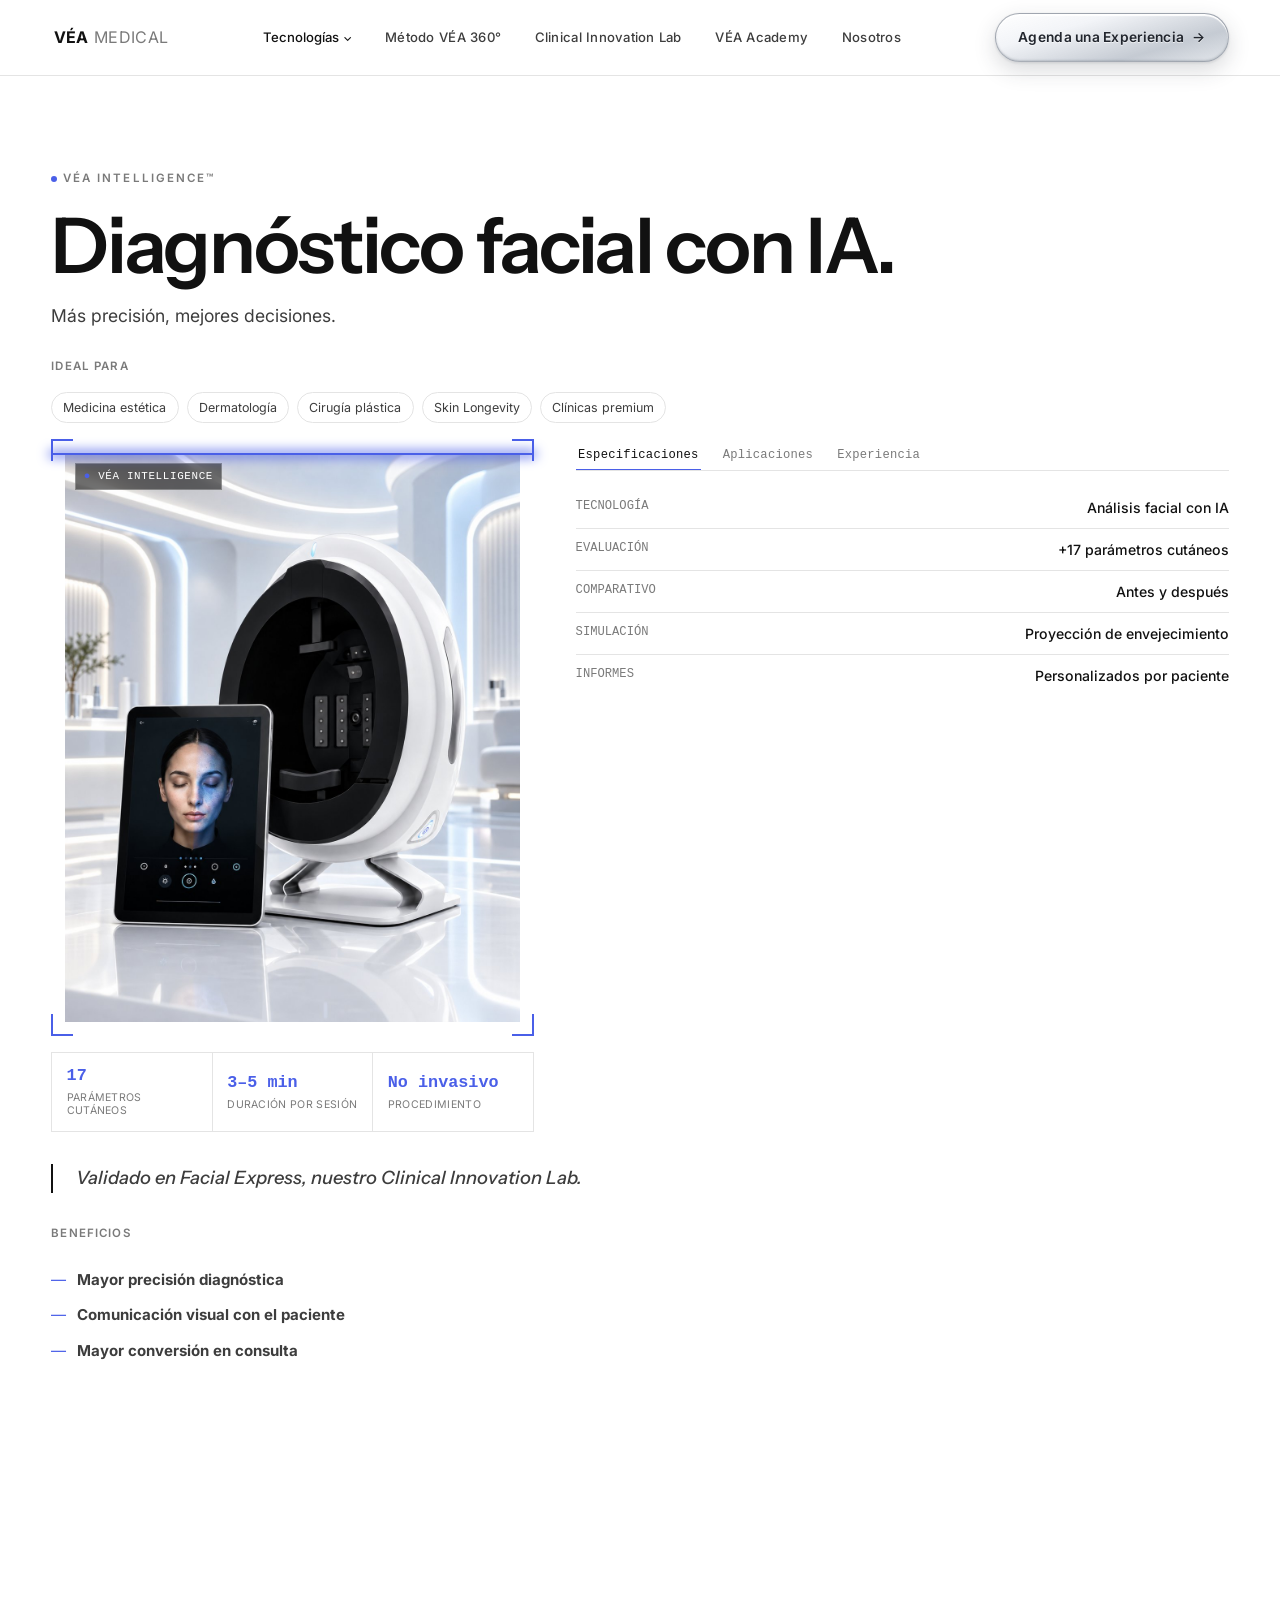
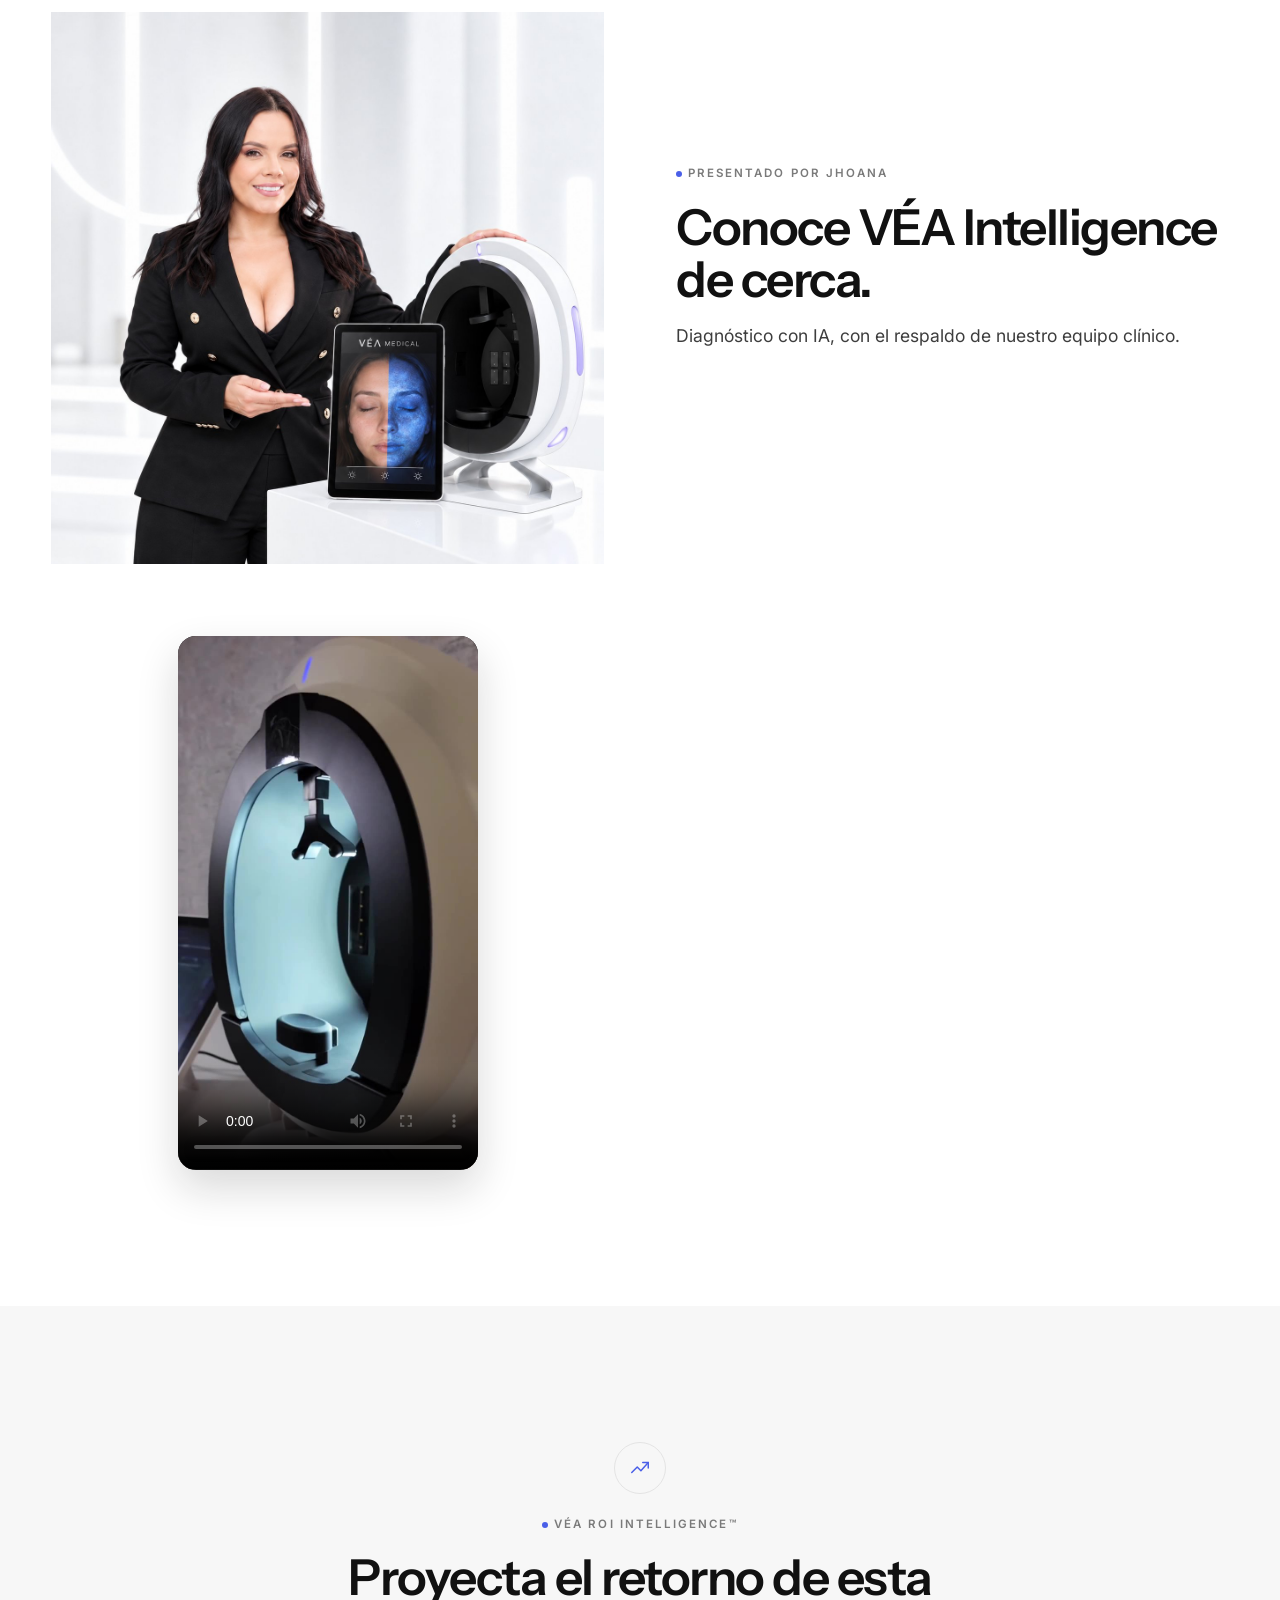
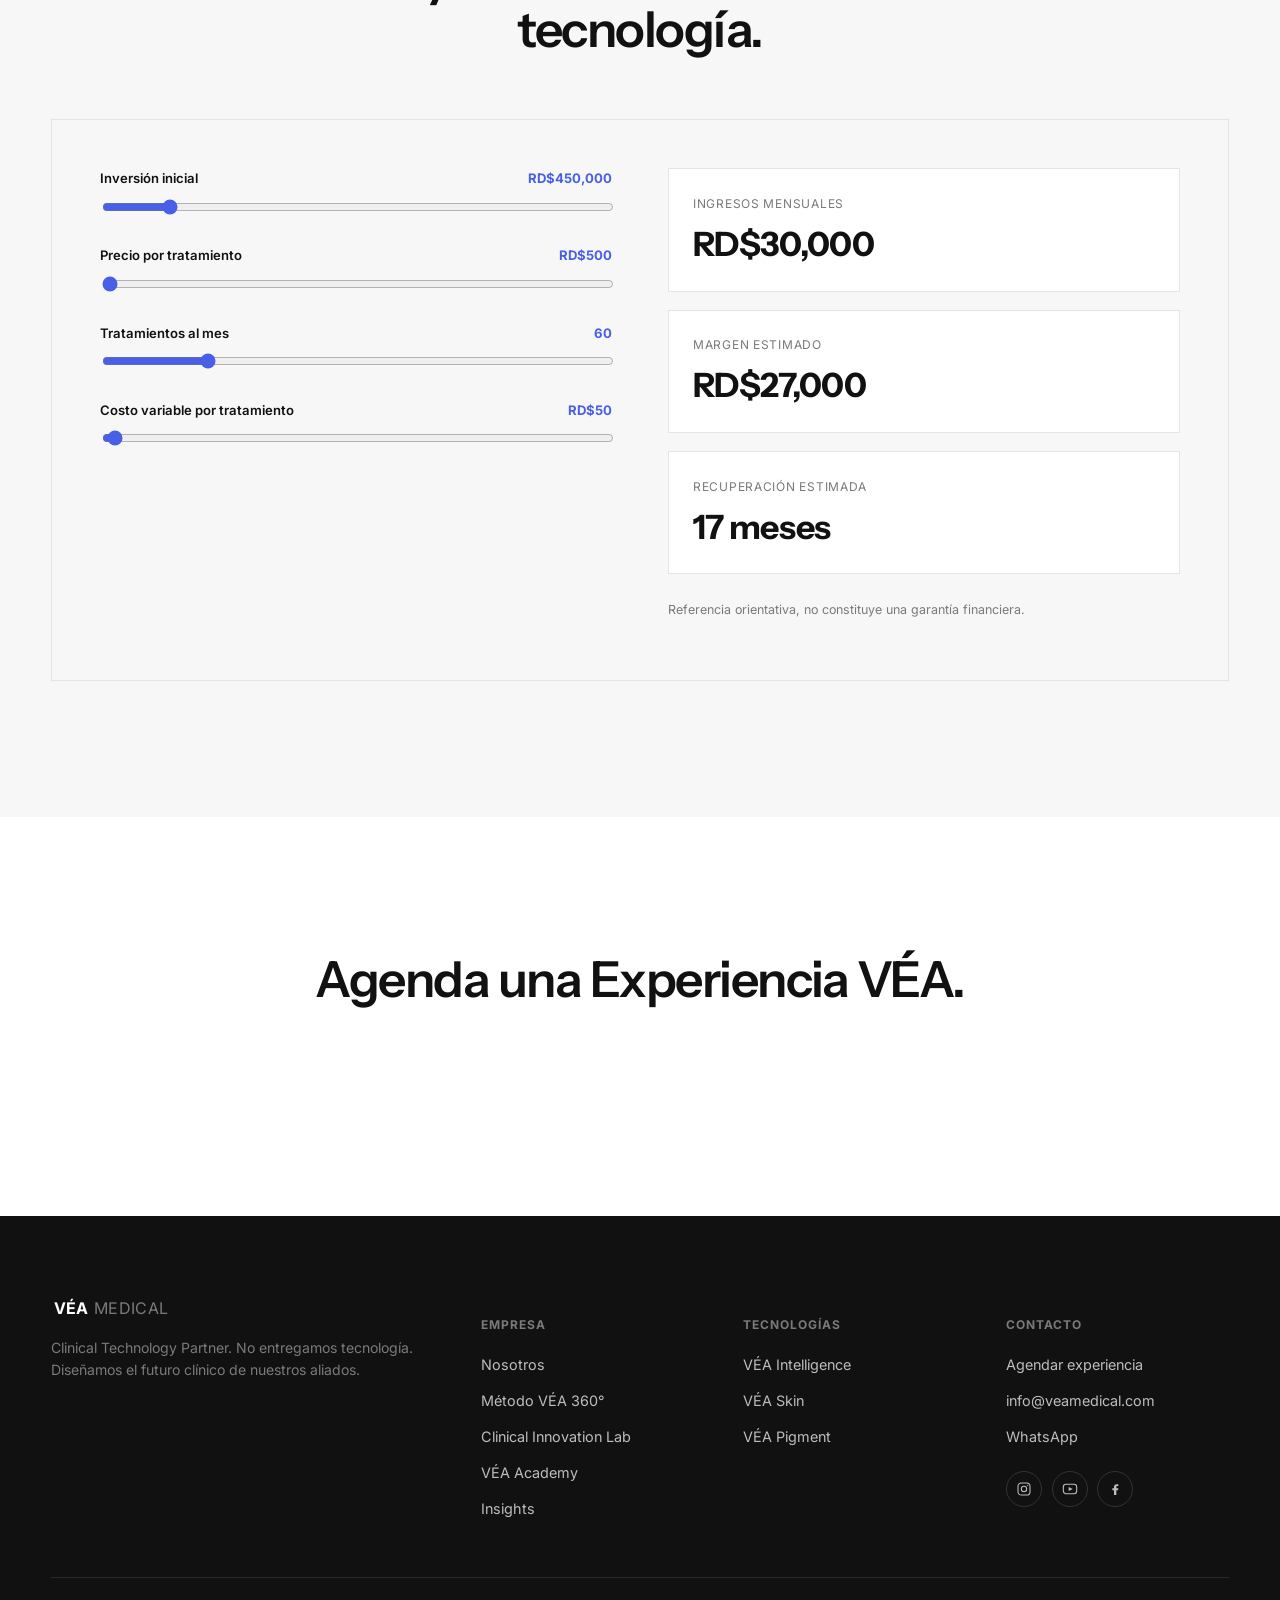
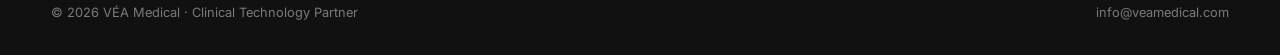
<file: tecnologia-intelligence.html>
<!doctype html>
<html lang="es" class="no-js">
<head>
<script>document.documentElement.classList.replace('no-js','js');</script>
<meta charset="utf-8">
<meta name="viewport" content="width=device-width,initial-scale=1.0">
<title>VÉA Intelligence | VÉA Medical</title>
<meta name="description" content="VÉA Intelligence: diagnóstico facial con IA, +17 parámetros cutáneos, resultados en 3-5 minutos. Ficha técnica y calculadora de ROI.">
<link rel="canonical" href="https://veamedical.com/tecnologia-intelligence.html">
<meta name="robots" content="index, follow">

<meta property="og:type" content="website">
<meta property="og:site_name" content="VÉA Medical">
<meta property="og:title" content="VÉA Intelligence | VÉA Medical">
<meta property="og:description" content="VÉA Intelligence: diagnóstico facial con IA, +17 parámetros cutáneos, resultados en 3-5 minutos. Ficha técnica y calculadora de ROI.">
<meta property="og:url" content="https://veamedical.com/tecnologia-intelligence.html">
<meta property="og:image" content="https://veamedical.com/hero-portfolio.jpg">
<meta property="og:locale" content="es_DO">
<meta name="twitter:card" content="summary_large_image">
<meta name="twitter:title" content="VÉA Intelligence | VÉA Medical">
<meta name="twitter:description" content="VÉA Intelligence: diagnóstico facial con IA, +17 parámetros cutáneos, resultados en 3-5 minutos. Ficha técnica y calculadora de ROI.">
<meta name="twitter:image" content="https://veamedical.com/hero-portfolio.jpg">

<link rel="preconnect" href="https://fonts.googleapis.com">
<link rel="preconnect" href="https://fonts.gstatic.com" crossorigin>
<link rel="stylesheet" href="styles.css">
<script type="application/ld+json">{"@context":"https://schema.org","@type":"MedicalBusiness","name":"VÉA Medical","alternateName":"VÉA Medical — Clinical Technology Partner","description":"Clinical Technology Partner que acompaña a clínicas y centros de estética en el diagnóstico, selección, implementación y rentabilidad de tecnología médico-estética.","url":"https://veamedical.com/","logo":"https://veamedical.com/logo.png","image":"https://veamedical.com/hero-portfolio.jpg","email":"info@veamedical.com","areaServed":{"@type":"Country","name":"República Dominicana"},"sameAs":[]}</script>
<script type="application/ld+json">{"@context":"https://schema.org","@type":"BreadcrumbList","itemListElement":[{"@type":"ListItem","position":1,"name":"Inicio","item":"https://veamedical.com/index.html"},{"@type":"ListItem","position":2,"name":"Tecnologías","item":"https://veamedical.com/tecnologia.html"},{"@type":"ListItem","position":3,"name":"VÉA Intelligence","item":"https://veamedical.com/tecnologia-intelligence.html"}]}</script>
<script type="application/ld+json">{"@context":"https://schema.org","@type":"Product","name":"VÉA Intelligence","description":"Plataforma de diagnóstico facial inteligente con IA — más de 17 parámetros cutáneos analizados en 3-5 minutos.","url":"https://veamedical.com/tecnologia-intelligence.html"}</script>
</head>
<body>

  <a class="skip-link" href="#main">Saltar al contenido</a>
  <header class="nav">
    <div class="nav-inner">
      <a class="logo" href="index.html">VÉA <span>MEDICAL</span></a>
      <nav aria-label="Navegación principal">
        <ul class="nav-links">
          <li class="has-dropdown">
            <button class="nav-dropdown-trigger" aria-expanded="false" aria-controls="tech-dropdown" aria-current="page">Tecnologías <span class="caret" aria-hidden="true">⌄</span></button>
            <ul class="nav-dropdown" id="tech-dropdown">
              <li><a href="tecnologia-intelligence.html">VÉA Intelligence</a></li>
            <li><a href="tecnologia-skin.html">VÉA Skin</a></li>
            <li><a href="tecnologia-pigment.html">VÉA Pigment</a></li>
            </ul>
          </li>
          <li><a href="nosotros.html#metodo">Método VÉA 360°</a></li>
        <li><a href="clinical-innovation-lab.html">Clinical Innovation Lab</a></li>
        <li><a href="academy.html">VÉA Academy</a></li>
        <li><a href="nosotros.html">Nosotros</a></li>
        </ul>
      </nav>
      <div class="nav-cta">
        <a class="btn btn-primary" href="contacto.html"><span class="label">Agenda una Experiencia</span> <span class="btn-arrow" aria-hidden="true">→</span></a>
        <button class="nav-burger" aria-label="Abrir menú" aria-expanded="false" aria-controls="mobile-menu">
          <span></span>
        </button>
      </div>
    </div>
  </header>
  <div class="mobile-menu" id="mobile-menu">
      <span class="mobile-menu-label">Tecnologías</span>
      <a href="tecnologia-intelligence.html" class="mobile-sub">VÉA Intelligence</a>
      <a href="tecnologia-skin.html" class="mobile-sub">VÉA Skin</a>
      <a href="tecnologia-pigment.html" class="mobile-sub">VÉA Pigment</a>
      <span class="mobile-menu-divider"></span>
      <a href="nosotros.html#metodo">Método VÉA 360°</a>
      <a href="clinical-innovation-lab.html">Clinical Innovation Lab</a>
      <a href="academy.html">VÉA Academy</a>
      <a href="nosotros.html">Nosotros</a>
      <a class="btn btn-primary" href="contacto.html">Agenda una Experiencia →</a>
  </div>

<main id="main">

  <section class="hero" style="min-height:auto; padding-bottom:2rem;">
    <div class="container">
      <span class="kicker">VÉA Intelligence™</span>
      <h1 style="max-width:16em;">Diagnóstico facial con IA.</h1>
      <p class="lede" style="margin-top:1rem;">Más precisión, mejores decisiones.</p>

      <span class="subhead">Ideal para</span>
      <div class="tag-list">
        <span>Medicina estética</span><span>Dermatología</span><span>Cirugía plástica</span>
        <span>Skin Longevity</span><span>Clínicas premium</span>
      </div>

      
      <div class="specsheet" data-specsheet id="intelligence-specs">
        <div>
          <div class="spec-visual" data-scan>
            <span class="bracket tl"></span><span class="bracket tr"></span><span class="bracket bl"></span><span class="bracket br"></span>
            <span class="spec-tag">VÉA Intelligence</span>
            <div class="spec-scan"></div>
            <div class="spec-frame product-device"><img src="home-intelligence.jpg" alt="Equipo VÉA Intelligence para diagnóstico facial con IA" loading="lazy"></div>
          </div>
          <div class="spec-stats">
          <div><strong data-count-to="17">0</strong><span>Parámetros cutáneos</span></div>
          <div><strong>3–5 min</strong><span>Duración por sesión</span></div>
          <div><strong>No invasivo</strong><span>Procedimiento</span></div>
          </div>
        </div>
        <div class="spec-data">
          <div class="tab-row" role="tablist">
            <button class="spec-tab" role="tab" aria-selected="true">Especificaciones</button>
            <button class="spec-tab" role="tab" aria-selected="false">Aplicaciones</button>
            <button class="spec-tab" role="tab" aria-selected="false">Experiencia</button>
          </div>
          <div class="spec-panel" role="tabpanel" ><div class="spec-row"><span class="k">TECNOLOGÍA</span><span class="v">Análisis facial con IA</span></div>
              <div class="spec-row"><span class="k">EVALUACIÓN</span><span class="v">+17 parámetros cutáneos</span></div>
              <div class="spec-row"><span class="k">COMPARATIVO</span><span class="v">Antes y después</span></div>
              <div class="spec-row"><span class="k">SIMULACIÓN</span><span class="v">Proyección de envejecimiento</span></div>
              <div class="spec-row"><span class="k">INFORMES</span><span class="v">Personalizados por paciente</span></div></div>
            <div class="spec-panel" role="tabpanel" hidden><div class="spec-chip-grid"><span class="spec-chip">Hidratación</span><span class="spec-chip">Poros</span><span class="spec-chip">Arrugas</span><span class="spec-chip">Elasticidad</span><span class="spec-chip">Pigmentación</span><span class="spec-chip">Melasma</span><span class="spec-chip">Fotoenvejecimiento</span><span class="spec-chip">Enrojecimiento</span><span class="spec-chip">Acné</span><span class="spec-chip">Textura</span></div></div>
            <div class="spec-panel" role="tabpanel" hidden><div class="spec-row"><span class="k">PROCEDIMIENTO</span><span class="v">No invasivo</span></div>
              <div class="spec-row"><span class="k">DURACIÓN</span><span class="v">3–5 minutos</span></div>
              <div class="spec-row"><span class="k">DOLOR</span><span class="v">Ninguno</span></div>
              <div class="spec-row"><span class="k">RECUPERACIÓN</span><span class="v">Inmediata</span></div></div>
        </div>
      </div>

      <div style="max-width:52em; margin-top:2rem;">
        <blockquote class="quote-block">Validado en Facial Express, nuestro Clinical Innovation Lab.</blockquote>

        <span class="subhead">Beneficios</span>
        <ul class="feature-list">
          <li><strong>Mayor precisión diagnóstica</strong></li>
          <li><strong>Comunicación visual con el paciente</strong></li>
          <li><strong>Mayor conversión en consulta</strong></li>
        </ul>

        <div class="feature-actions">
          <a class="btn btn-primary" href="contacto.html">Solicitar información →</a>
        </div>
      </div>
    </div>
  </section>

  <section aria-labelledby="jhoana-intel-h">
    <div class="container feature-row product-showcase">
      <div class="feature-media"><img src="jhoana-intelligence.jpg" alt="Jhoana presentando VÉA Intelligence" loading="lazy"></div>
      <div>
        <span class="kicker">Presentado por Jhoana</span>
        <h2 id="jhoana-intel-h" style="max-width:16em;">Conoce VÉA Intelligence de cerca.</h2>
        <p class="lede">Diagnóstico con IA, con el respaldo de nuestro equipo clínico.</p>
        <a class="btn btn-primary" href="contacto.html">Agendar demostración →</a>
      </div>
      <div class="product-video"><video controls playsinline preload="metadata" poster="VEA-IA-poster.jpg" aria-label="Video de VÉA Intelligence"><source src="VEA-IA.mp4" type="video/mp4">Tu navegador no puede reproducir este video.</video></div>
    </div>
  </section>

  
  <section class="section-tint" aria-labelledby="calc-h" data-roi-calc>
    <div class="container">
      <div class="section-head center">
        <div class="calc-icon" aria-hidden="true"><svg viewBox="0 0 24 24"><polyline points="3,17 9,11 13,15 21,6" stroke-width="1.6" stroke-linecap="round" stroke-linejoin="round"/><polyline points="15,6 21,6 21,12" stroke-width="1.6" stroke-linecap="round" stroke-linejoin="round"/></svg></div>
        <span class="kicker">VÉA ROI Intelligence™</span>
        <h2 id="calc-h">Proyecta el retorno de esta tecnología.</h2>
      </div>
      <div class="calc">
        <div>
          <div class="calc-field">
            <label for="inv">Inversión inicial <output><span data-echo="inversion">RD$450,000</span></output></label>
            <input type="range" id="inv" data-input="inversion" min="100000" max="3000000" step="50000" value="450000">
          </div>
          <div class="calc-field">
            <label for="precio">Precio por tratamiento <output><span data-echo="precio">RD$600</span></output></label>
            <input type="range" id="precio" data-input="precio" min="500" max="15000" step="250" value="600">
          </div>
          <div class="calc-field">
            <label for="vol">Tratamientos al mes <output><span data-echo="volumen">60</span></output></label>
            <input type="range" id="vol" data-input="volumen" min="1" max="300" step="1" value="60">
          </div>
          <div class="calc-field">
            <label for="costo">Costo variable por tratamiento <output><span data-echo="costo">RD$50</span></output></label>
            <input type="range" id="costo" data-input="costo" min="0" max="5000" step="50" value="50">
          </div>
        </div>
        <div class="calc-results">
          <div class="calc-result"><span>Ingresos mensuales</span><strong data-output="ingresos">RD$0</strong></div>
          <div class="calc-result"><span>Margen estimado</span><strong data-output="margen">RD$0</strong></div>
          <div class="calc-result"><span>Recuperación estimada</span><strong data-output="recuperacion">0 meses</strong></div>
          <p class="calc-disclaimer">Referencia orientativa, no constituye una garantía financiera.</p>
        </div>
      </div>
    </div>
  </section>

  <section aria-labelledby="cta-h">
    <div class="container" style="text-align:center;">
      <h2 id="cta-h" style="max-width:22em; margin-inline:auto;">Agenda una Experiencia VÉA.</h2>
      <div class="cta-band-actions" style="justify-content:center; margin-top:1.6rem;">
        <a class="btn btn-primary" href="contacto.html">Agendar →</a>
        <a class="btn btn-ghost" href="tecnologia.html">Ver todas las tecnologías</a>
      </div>
    </div>
  </section>

</main>

  <footer class="site-footer">
    <div class="container">
      <div class="footer-top">
        <div class="footer-brand">
          <a class="logo" href="index.html">VÉA <span>MEDICAL</span></a>
          <p>Clinical Technology Partner. No entregamos tecnología. Diseñamos el futuro clínico de nuestros aliados.</p>
        </div>
        <div class="footer-col">
          <h5>Empresa</h5>
          <ul>
            <li><a href="nosotros.html">Nosotros</a></li>
            <li><a href="nosotros.html#metodo">Método VÉA 360°</a></li>
            <li><a href="clinical-innovation-lab.html">Clinical Innovation Lab</a></li>
            <li><a href="academy.html">VÉA Academy</a></li>
            <li><a href="por-que-vea.html">Insights</a></li>
          </ul>
        </div>
        <div class="footer-col">
          <h5>Tecnologías</h5>
          <ul>
            <li><a href="tecnologia-intelligence.html">VÉA Intelligence</a></li>
            <li><a href="tecnologia-skin.html">VÉA Skin</a></li>
            <li><a href="tecnologia-pigment.html">VÉA Pigment</a></li>
          </ul>
        </div>
        <div class="footer-col">
          <h5>Contacto</h5>
          <ul>
            <li><a href="contacto.html">Agendar experiencia</a></li>
            <li><a href="mailto:info@veamedical.com">info@veamedical.com</a></li>
            <li><a href="https://wa.me/18090000000" rel="noopener">WhatsApp</a></li>
          </ul>
          <div class="footer-social">
            <a href="https://instagram.com/veamedical" rel="noopener" aria-label="Instagram"><svg viewBox="0 0 24 24"><rect x="3" y="3" width="18" height="18" rx="5" stroke-width="1.6"/><circle cx="12" cy="12" r="4" stroke-width="1.6"/><circle cx="17.5" cy="6.5" r="1" fill="currentColor" stroke="none"/></svg></a>
            <a href="https://youtube.com/@veamedical" rel="noopener" aria-label="YouTube"><svg viewBox="0 0 24 24"><rect x="2" y="5" width="20" height="14" rx="4" stroke-width="1.6"/><polygon points="10,9 16,12 10,15" fill="currentColor" stroke="none"/></svg></a>
            <a href="https://facebook.com/veamedical" rel="noopener" aria-label="Facebook"><svg viewBox="0 0 24 24"><path d="M14 21v-7h2.5l.5-3H14V9c0-.9.3-1.5 1.7-1.5H17V5c-.3 0-1.3-.1-2.4-.1-2.4 0-4.1 1.5-4.1 4.2V11H8v3h2.5v7h3.5z" fill="currentColor" stroke="none"/></svg></a>
          </div>
        </div>
      </div>
      <div class="footer-bottom">
        <span>© <span data-year></span> VÉA Medical · Clinical Technology Partner</span>
        <span>info@veamedical.com</span>
      </div>
    </div>
  </footer>

<script src="main.js" defer></script>
</body>
</html>
</file>
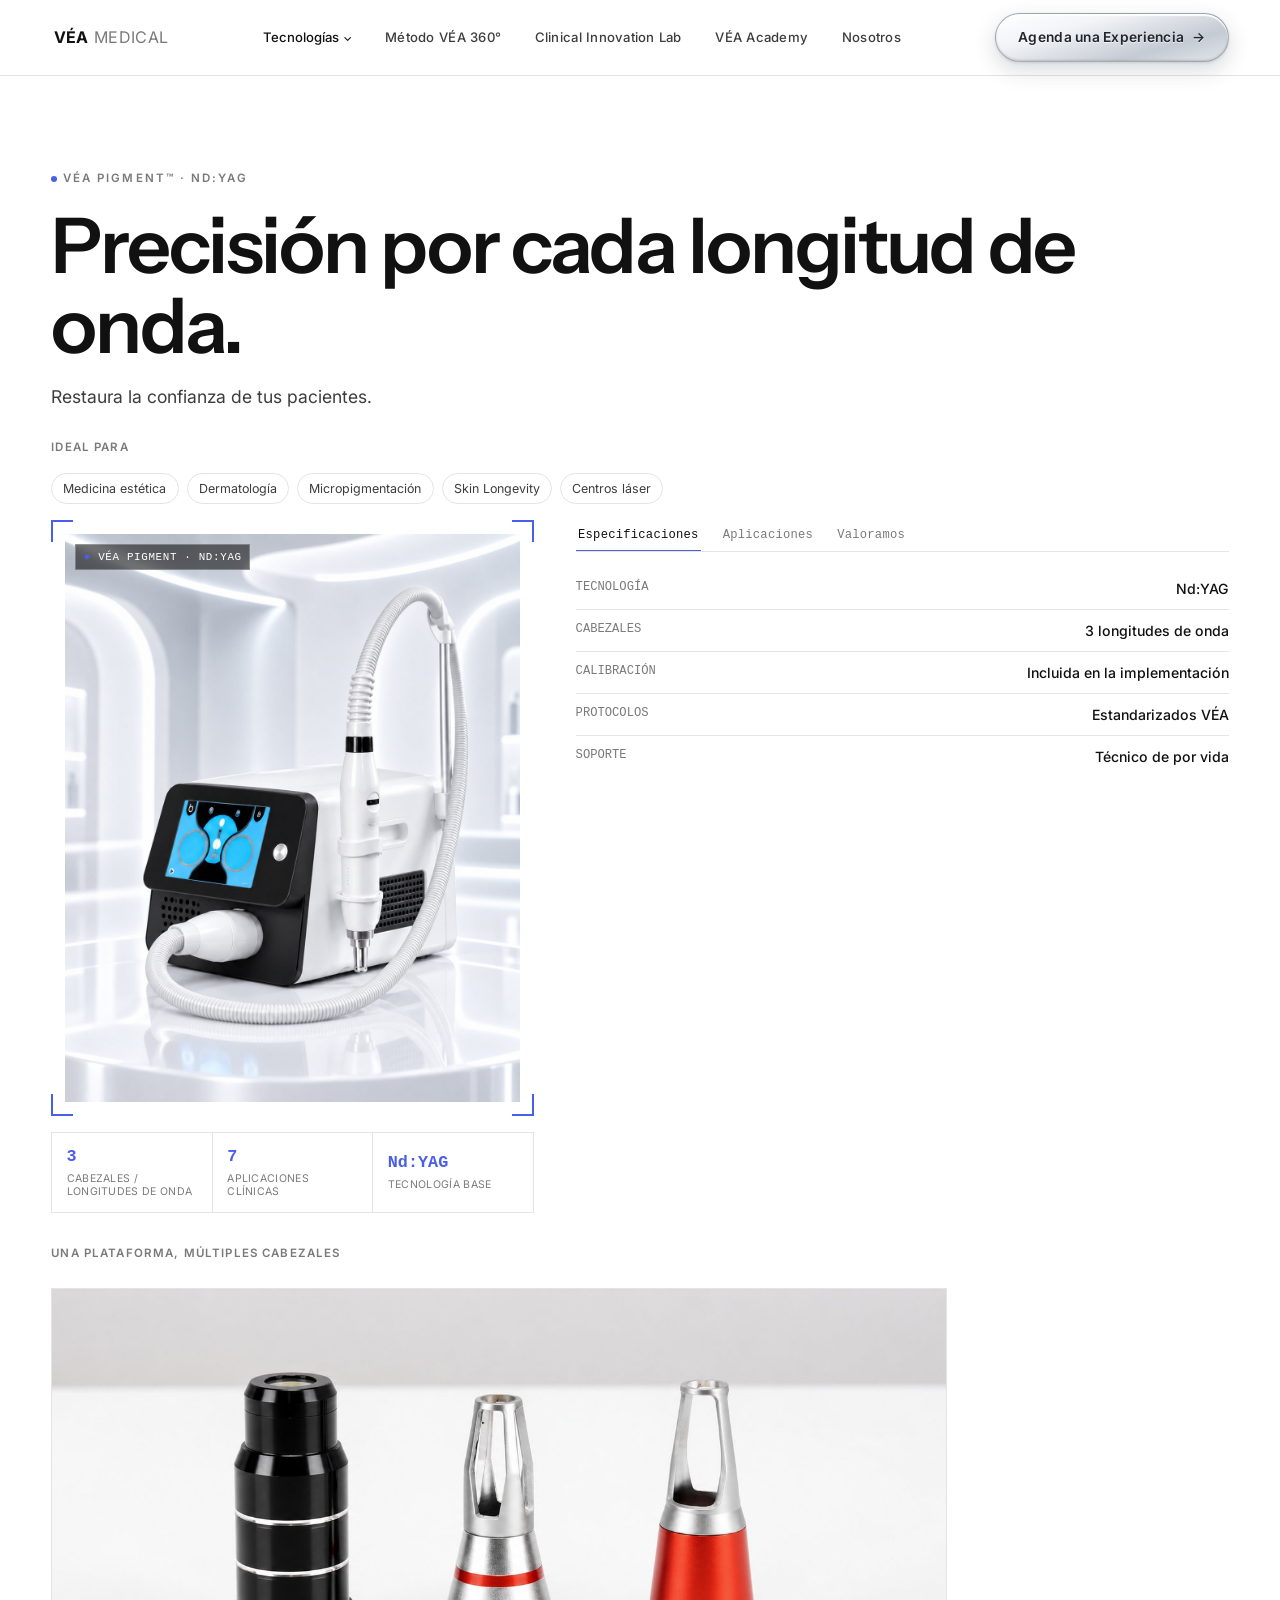
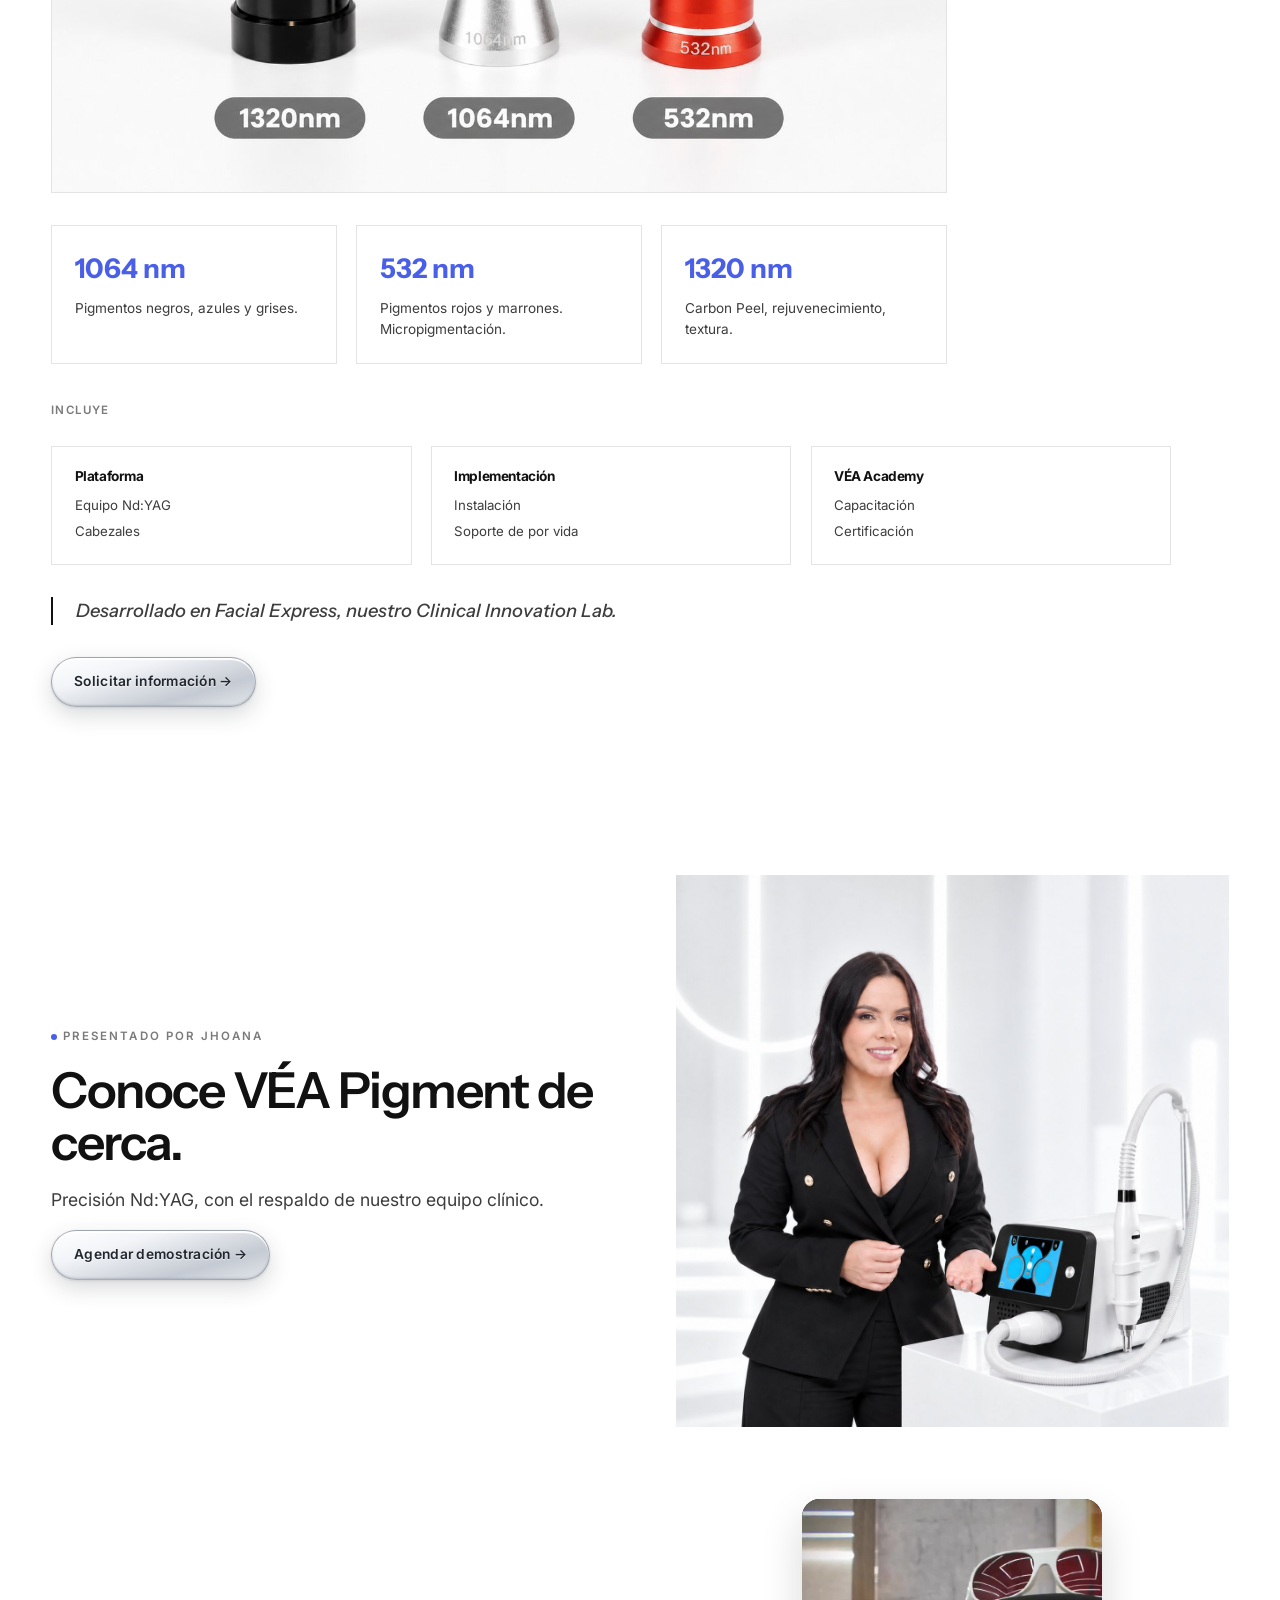
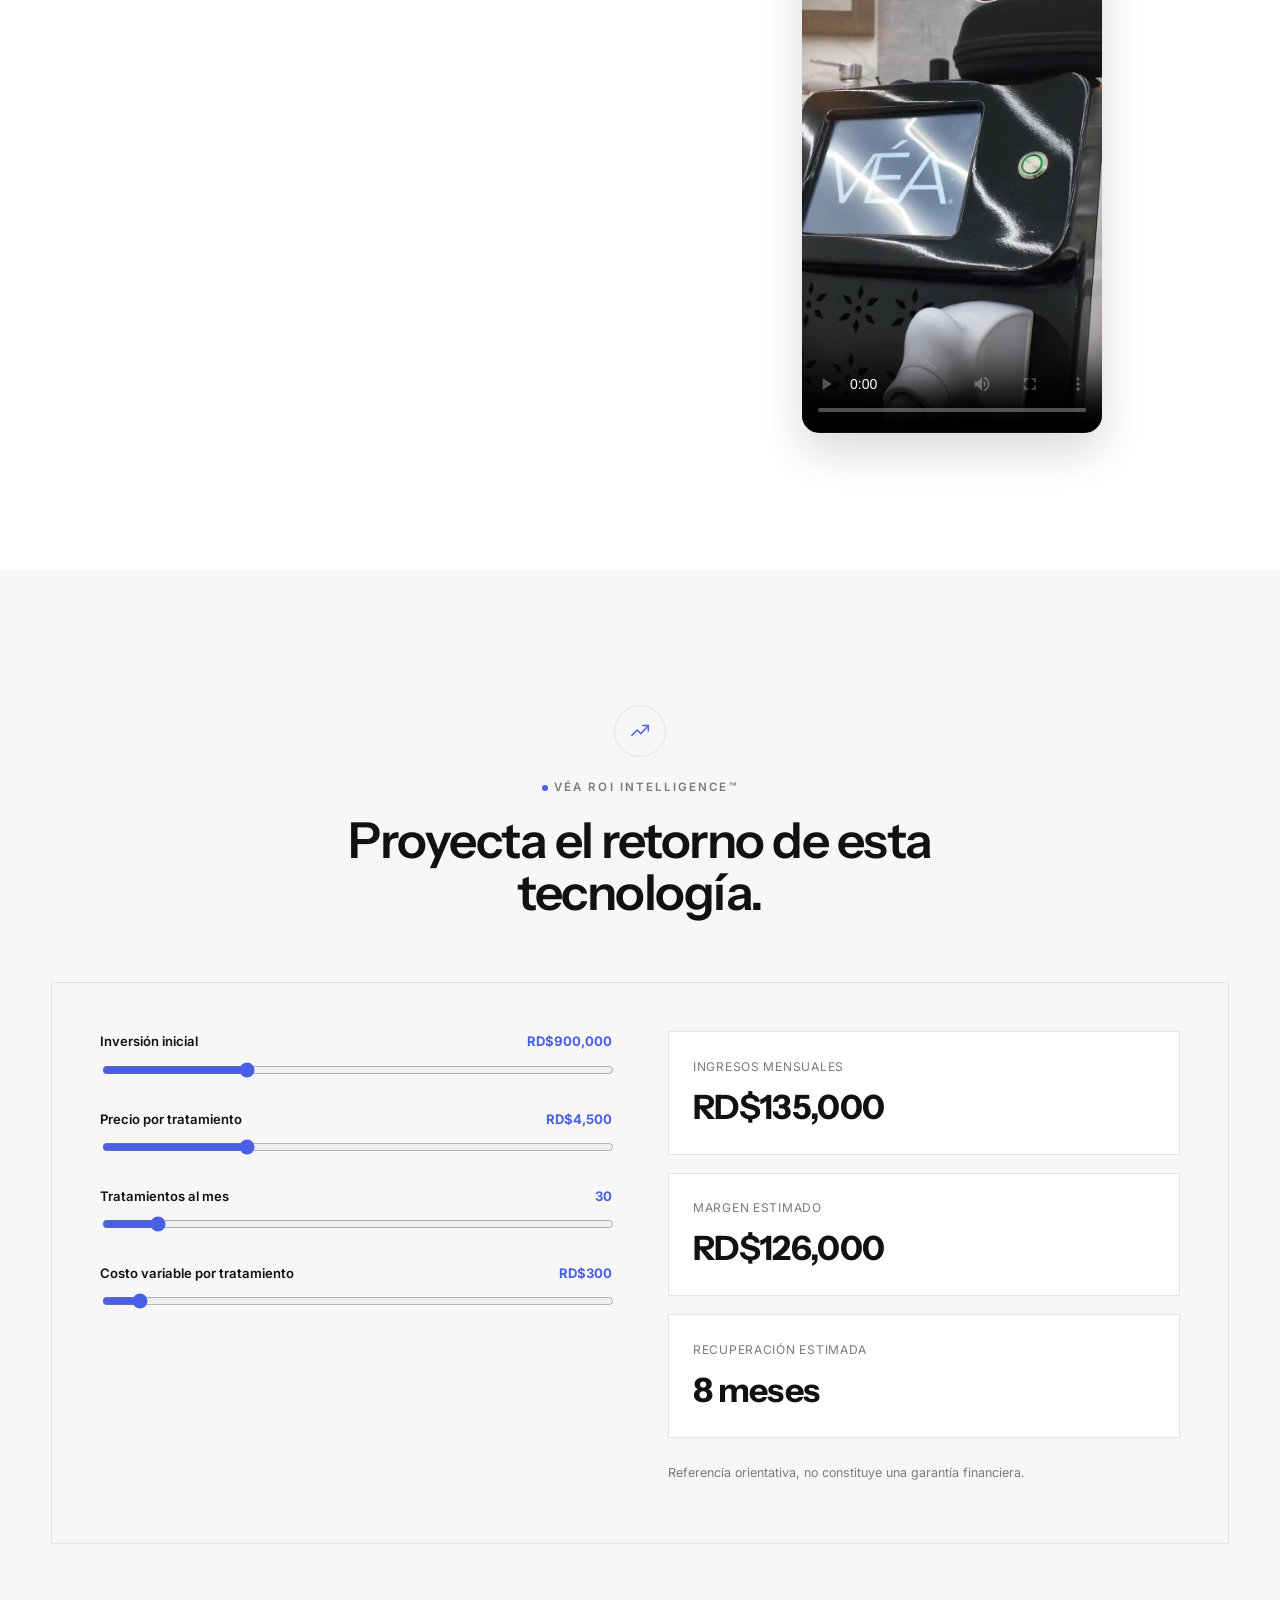
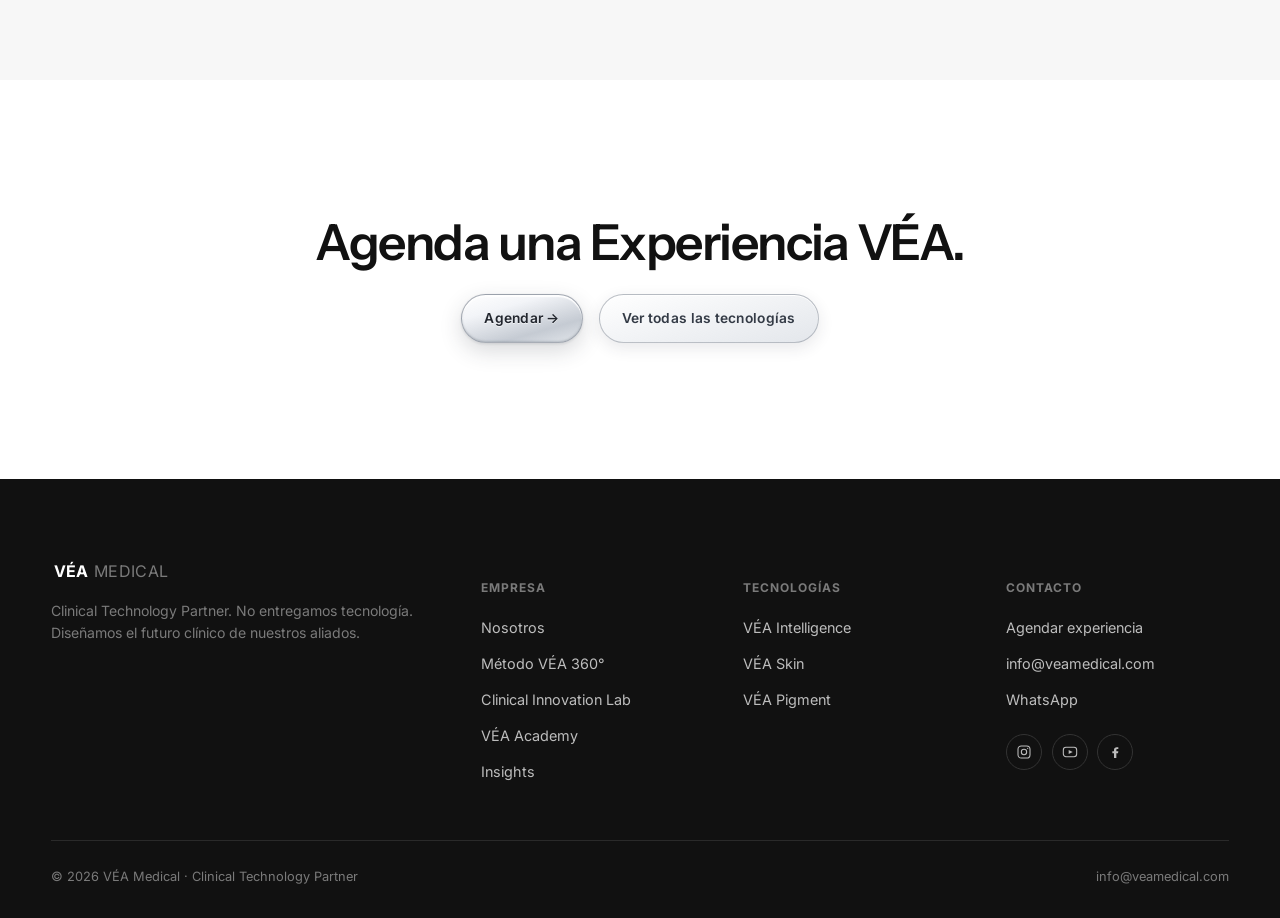
<file: tecnologia-pigment.html>
<!doctype html>
<html lang="es" class="no-js">
<head>
<script>document.documentElement.classList.replace('no-js','js');</script>
<meta charset="utf-8">
<meta name="viewport" content="width=device-width,initial-scale=1.0">
<title>VÉA Pigment | VÉA Medical</title>
<meta name="description" content="VÉA Pigment: plataforma Nd:YAG con 3 longitudes de onda para corrección de pigmentos, tatuajes y Carbon Peel. Ficha técnica y calculadora de ROI.">
<link rel="canonical" href="https://veamedical.com/tecnologia-pigment.html">
<meta name="robots" content="index, follow">

<meta property="og:type" content="website">
<meta property="og:site_name" content="VÉA Medical">
<meta property="og:title" content="VÉA Pigment | VÉA Medical">
<meta property="og:description" content="VÉA Pigment: plataforma Nd:YAG con 3 longitudes de onda para corrección de pigmentos, tatuajes y Carbon Peel. Ficha técnica y calculadora de ROI.">
<meta property="og:url" content="https://veamedical.com/tecnologia-pigment.html">
<meta property="og:image" content="https://veamedical.com/hero-portfolio.jpg">
<meta property="og:locale" content="es_DO">
<meta name="twitter:card" content="summary_large_image">
<meta name="twitter:title" content="VÉA Pigment | VÉA Medical">
<meta name="twitter:description" content="VÉA Pigment: plataforma Nd:YAG con 3 longitudes de onda para corrección de pigmentos, tatuajes y Carbon Peel. Ficha técnica y calculadora de ROI.">
<meta name="twitter:image" content="https://veamedical.com/hero-portfolio.jpg">

<link rel="preconnect" href="https://fonts.googleapis.com">
<link rel="preconnect" href="https://fonts.gstatic.com" crossorigin>
<link rel="stylesheet" href="styles.css">
<script type="application/ld+json">{"@context":"https://schema.org","@type":"MedicalBusiness","name":"VÉA Medical","alternateName":"VÉA Medical — Clinical Technology Partner","description":"Clinical Technology Partner que acompaña a clínicas y centros de estética en el diagnóstico, selección, implementación y rentabilidad de tecnología médico-estética.","url":"https://veamedical.com/","logo":"https://veamedical.com/logo.png","image":"https://veamedical.com/hero-portfolio.jpg","email":"info@veamedical.com","areaServed":{"@type":"Country","name":"República Dominicana"},"sameAs":[]}</script>
<script type="application/ld+json">{"@context":"https://schema.org","@type":"BreadcrumbList","itemListElement":[{"@type":"ListItem","position":1,"name":"Inicio","item":"https://veamedical.com/index.html"},{"@type":"ListItem","position":2,"name":"Tecnologías","item":"https://veamedical.com/tecnologia.html"},{"@type":"ListItem","position":3,"name":"VÉA Pigment","item":"https://veamedical.com/tecnologia-pigment.html"}]}</script>
<script type="application/ld+json">{"@context":"https://schema.org","@type":"Product","name":"VÉA Pigment","description":"Plataforma Nd:YAG para corrección de pigmentos, remoción de tatuajes, Hollywood Peel y Carbon Peel.","url":"https://veamedical.com/tecnologia-pigment.html"}</script>
</head>
<body>

  <a class="skip-link" href="#main">Saltar al contenido</a>
  <header class="nav">
    <div class="nav-inner">
      <a class="logo" href="index.html">VÉA <span>MEDICAL</span></a>
      <nav aria-label="Navegación principal">
        <ul class="nav-links">
          <li class="has-dropdown">
            <button class="nav-dropdown-trigger" aria-expanded="false" aria-controls="tech-dropdown" aria-current="page">Tecnologías <span class="caret" aria-hidden="true">⌄</span></button>
            <ul class="nav-dropdown" id="tech-dropdown">
              <li><a href="tecnologia-intelligence.html">VÉA Intelligence</a></li>
            <li><a href="tecnologia-skin.html">VÉA Skin</a></li>
            <li><a href="tecnologia-pigment.html">VÉA Pigment</a></li>
            </ul>
          </li>
          <li><a href="nosotros.html#metodo">Método VÉA 360°</a></li>
        <li><a href="clinical-innovation-lab.html">Clinical Innovation Lab</a></li>
        <li><a href="academy.html">VÉA Academy</a></li>
        <li><a href="nosotros.html">Nosotros</a></li>
        </ul>
      </nav>
      <div class="nav-cta">
        <a class="btn btn-primary" href="contacto.html"><span class="label">Agenda una Experiencia</span> <span class="btn-arrow" aria-hidden="true">→</span></a>
        <button class="nav-burger" aria-label="Abrir menú" aria-expanded="false" aria-controls="mobile-menu">
          <span></span>
        </button>
      </div>
    </div>
  </header>
  <div class="mobile-menu" id="mobile-menu">
      <span class="mobile-menu-label">Tecnologías</span>
      <a href="tecnologia-intelligence.html" class="mobile-sub">VÉA Intelligence</a>
      <a href="tecnologia-skin.html" class="mobile-sub">VÉA Skin</a>
      <a href="tecnologia-pigment.html" class="mobile-sub">VÉA Pigment</a>
      <span class="mobile-menu-divider"></span>
      <a href="nosotros.html#metodo">Método VÉA 360°</a>
      <a href="clinical-innovation-lab.html">Clinical Innovation Lab</a>
      <a href="academy.html">VÉA Academy</a>
      <a href="nosotros.html">Nosotros</a>
      <a class="btn btn-primary" href="contacto.html">Agenda una Experiencia →</a>
  </div>

<main id="main">

  <section class="hero" style="min-height:auto; padding-bottom:2rem;">
    <div class="container">
      <span class="kicker">VÉA Pigment™ · Nd:YAG</span>
      <h1 style="max-width:16em;">Precisión por cada longitud de onda.</h1>
      <p class="lede" style="margin-top:1rem;">Restaura la confianza de tus pacientes.</p>

      <span class="subhead">Ideal para</span>
      <div class="tag-list">
        <span>Medicina estética</span><span>Dermatología</span><span>Micropigmentación</span>
        <span>Skin Longevity</span><span>Centros láser</span>
      </div>

      
      <div class="specsheet" data-specsheet id="pigment-specs">
        <div>
          <div class="spec-visual">
            <span class="bracket tl"></span><span class="bracket tr"></span><span class="bracket bl"></span><span class="bracket br"></span>
            <span class="spec-tag">VÉA Pigment · Nd:YAG</span>
            
            <div class="spec-frame product-device"><img src="home-pigment.jpg" alt="Equipo VÉA Pigment para corrección de pigmentos" loading="lazy"></div>
          </div>
          <div class="spec-stats">
          <div><strong data-count-to="3">0</strong><span>Cabezales / longitudes de onda</span></div>
          <div><strong data-count-to="7">0</strong><span>Aplicaciones clínicas</span></div>
          <div><strong>Nd:YAG</strong><span>Tecnología base</span></div>
          </div>
        </div>
        <div class="spec-data">
          <div class="tab-row" role="tablist">
            <button class="spec-tab" role="tab" aria-selected="true">Especificaciones</button>
            <button class="spec-tab" role="tab" aria-selected="false">Aplicaciones</button>
            <button class="spec-tab" role="tab" aria-selected="false">Valoramos</button>
          </div>
          <div class="spec-panel" role="tabpanel" ><div class="spec-row"><span class="k">TECNOLOGÍA</span><span class="v">Nd:YAG</span></div>
              <div class="spec-row"><span class="k">CABEZALES</span><span class="v">3 longitudes de onda</span></div>
              <div class="spec-row"><span class="k">CALIBRACIÓN</span><span class="v">Incluida en la implementación</span></div>
              <div class="spec-row"><span class="k">PROTOCOLOS</span><span class="v">Estandarizados VÉA</span></div>
              <div class="spec-row"><span class="k">SOPORTE</span><span class="v">Técnico de por vida</span></div></div>
            <div class="spec-panel" role="tabpanel" hidden><div class="spec-chip-grid"><span class="spec-chip">Cejas</span><span class="spec-chip">Labios</span><span class="spec-chip">Tatuajes</span><span class="spec-chip">Hollywood Peel</span><span class="spec-chip">Carbon Peel</span><span class="spec-chip">Rejuvenecimiento</span><span class="spec-chip">Onicomicosis</span></div></div>
            <div class="spec-panel" role="tabpanel" hidden><div class="spec-row"><span class="k">PRECISIÓN</span><span class="v">Onda específica por pigmento</span></div>
              <div class="spec-row"><span class="k">SEGURIDAD</span><span class="v">Protocolos estandarizados</span></div>
              <div class="spec-row"><span class="k">RENTABILIDAD</span><span class="v">Múltiples fuentes de ingreso</span></div></div>
        </div>
      </div>

      <div style="max-width:56em; margin-top:2rem;">
        <span class="subhead">Una plataforma, múltiples cabezales</span>
        <figure class="wavelength-figure">
          <img src="vea-pigment-cabezales.jpg" alt="Cabezales intercambiables de VÉA Pigment: 1320nm, 1064nm y 532nm">
        </figure>
        <div class="wavelength-grid">
          <div class="wavelength-card"><span class="nm">1064 nm</span><p>Pigmentos negros, azules y grises.</p></div>
          <div class="wavelength-card"><span class="nm">532 nm</span><p>Pigmentos rojos y marrones. Micropigmentación.</p></div>
          <div class="wavelength-card"><span class="nm">1320 nm</span><p>Carbon Peel, rejuvenecimiento, textura.</p></div>
        </div>
      </div>

      <div style="max-width:70em; margin-top:2.4rem;">
        <span class="subhead">Incluye</span>
        <div class="receive-grid">
          <div class="receive-card"><h4>Plataforma</h4><ul><li>Equipo Nd:YAG</li><li>Cabezales</li></ul></div>
          <div class="receive-card"><h4>Implementación</h4><ul><li>Instalación</li><li>Soporte de por vida</li></ul></div>
          <div class="receive-card"><h4>VÉA Academy</h4><ul><li>Capacitación</li><li>Certificación</li></ul></div>
        </div>

        <blockquote class="quote-block">Desarrollado en Facial Express, nuestro Clinical Innovation Lab.</blockquote>

        <div class="feature-actions" style="margin-top:1.4rem;">
          <a class="btn btn-primary" href="contacto.html">Solicitar información →</a>
        </div>
      </div>
    </div>
  </section>

  <section aria-labelledby="jhoana-pigment-h">
    <div class="container feature-row reverse product-showcase">
      <div class="feature-media"><img src="jhoana-pigment.jpg" alt="Jhoana presentando VÉA Pigment" loading="lazy"></div>
      <div>
        <span class="kicker">Presentado por Jhoana</span>
        <h2 id="jhoana-pigment-h" style="max-width:16em;">Conoce VÉA Pigment de cerca.</h2>
        <p class="lede">Precisión Nd:YAG, con el respaldo de nuestro equipo clínico.</p>
        <a class="btn btn-primary" href="contacto.html">Agendar demostración →</a>
      </div>
      <div class="product-video"><video controls playsinline preload="metadata" poster="VEA-PIGMENT-poster.jpg" aria-label="Video de VÉA Pigment"><source src="VEA-PIGMENT.mp4" type="video/mp4">Tu navegador no puede reproducir este video.</video></div>
    </div>
  </section>

  
  <section class="section-tint" aria-labelledby="calc-h" data-roi-calc>
    <div class="container">
      <div class="section-head center">
        <div class="calc-icon" aria-hidden="true"><svg viewBox="0 0 24 24"><polyline points="3,17 9,11 13,15 21,6" stroke-width="1.6" stroke-linecap="round" stroke-linejoin="round"/><polyline points="15,6 21,6 21,12" stroke-width="1.6" stroke-linecap="round" stroke-linejoin="round"/></svg></div>
        <span class="kicker">VÉA ROI Intelligence™</span>
        <h2 id="calc-h">Proyecta el retorno de esta tecnología.</h2>
      </div>
      <div class="calc">
        <div>
          <div class="calc-field">
            <label for="inv">Inversión inicial <output><span data-echo="inversion">RD$900,000</span></output></label>
            <input type="range" id="inv" data-input="inversion" min="100000" max="3000000" step="50000" value="900000">
          </div>
          <div class="calc-field">
            <label for="precio">Precio por tratamiento <output><span data-echo="precio">RD$4,500</span></output></label>
            <input type="range" id="precio" data-input="precio" min="500" max="15000" step="250" value="4500">
          </div>
          <div class="calc-field">
            <label for="vol">Tratamientos al mes <output><span data-echo="volumen">30</span></output></label>
            <input type="range" id="vol" data-input="volumen" min="1" max="300" step="1" value="30">
          </div>
          <div class="calc-field">
            <label for="costo">Costo variable por tratamiento <output><span data-echo="costo">RD$300</span></output></label>
            <input type="range" id="costo" data-input="costo" min="0" max="5000" step="50" value="300">
          </div>
        </div>
        <div class="calc-results">
          <div class="calc-result"><span>Ingresos mensuales</span><strong data-output="ingresos">RD$0</strong></div>
          <div class="calc-result"><span>Margen estimado</span><strong data-output="margen">RD$0</strong></div>
          <div class="calc-result"><span>Recuperación estimada</span><strong data-output="recuperacion">0 meses</strong></div>
          <p class="calc-disclaimer">Referencia orientativa, no constituye una garantía financiera.</p>
        </div>
      </div>
    </div>
  </section>

  <section aria-labelledby="cta-h">
    <div class="container" style="text-align:center;">
      <h2 id="cta-h" style="max-width:22em; margin-inline:auto;">Agenda una Experiencia VÉA.</h2>
      <div class="cta-band-actions" style="justify-content:center; margin-top:1.6rem;">
        <a class="btn btn-primary" href="contacto.html">Agendar →</a>
        <a class="btn btn-ghost" href="tecnologia.html">Ver todas las tecnologías</a>
      </div>
    </div>
  </section>

</main>

  <footer class="site-footer">
    <div class="container">
      <div class="footer-top">
        <div class="footer-brand">
          <a class="logo" href="index.html">VÉA <span>MEDICAL</span></a>
          <p>Clinical Technology Partner. No entregamos tecnología. Diseñamos el futuro clínico de nuestros aliados.</p>
        </div>
        <div class="footer-col">
          <h5>Empresa</h5>
          <ul>
            <li><a href="nosotros.html">Nosotros</a></li>
            <li><a href="nosotros.html#metodo">Método VÉA 360°</a></li>
            <li><a href="clinical-innovation-lab.html">Clinical Innovation Lab</a></li>
            <li><a href="academy.html">VÉA Academy</a></li>
            <li><a href="por-que-vea.html">Insights</a></li>
          </ul>
        </div>
        <div class="footer-col">
          <h5>Tecnologías</h5>
          <ul>
            <li><a href="tecnologia-intelligence.html">VÉA Intelligence</a></li>
            <li><a href="tecnologia-skin.html">VÉA Skin</a></li>
            <li><a href="tecnologia-pigment.html">VÉA Pigment</a></li>
          </ul>
        </div>
        <div class="footer-col">
          <h5>Contacto</h5>
          <ul>
            <li><a href="contacto.html">Agendar experiencia</a></li>
            <li><a href="mailto:info@veamedical.com">info@veamedical.com</a></li>
            <li><a href="https://wa.me/18090000000" rel="noopener">WhatsApp</a></li>
          </ul>
          <div class="footer-social">
            <a href="https://instagram.com/veamedical" rel="noopener" aria-label="Instagram"><svg viewBox="0 0 24 24"><rect x="3" y="3" width="18" height="18" rx="5" stroke-width="1.6"/><circle cx="12" cy="12" r="4" stroke-width="1.6"/><circle cx="17.5" cy="6.5" r="1" fill="currentColor" stroke="none"/></svg></a>
            <a href="https://youtube.com/@veamedical" rel="noopener" aria-label="YouTube"><svg viewBox="0 0 24 24"><rect x="2" y="5" width="20" height="14" rx="4" stroke-width="1.6"/><polygon points="10,9 16,12 10,15" fill="currentColor" stroke="none"/></svg></a>
            <a href="https://facebook.com/veamedical" rel="noopener" aria-label="Facebook"><svg viewBox="0 0 24 24"><path d="M14 21v-7h2.5l.5-3H14V9c0-.9.3-1.5 1.7-1.5H17V5c-.3 0-1.3-.1-2.4-.1-2.4 0-4.1 1.5-4.1 4.2V11H8v3h2.5v7h3.5z" fill="currentColor" stroke="none"/></svg></a>
          </div>
        </div>
      </div>
      <div class="footer-bottom">
        <span>© <span data-year></span> VÉA Medical · Clinical Technology Partner</span>
        <span>info@veamedical.com</span>
      </div>
    </div>
  </footer>

<script src="main.js" defer></script>
</body>
</html>
</file>
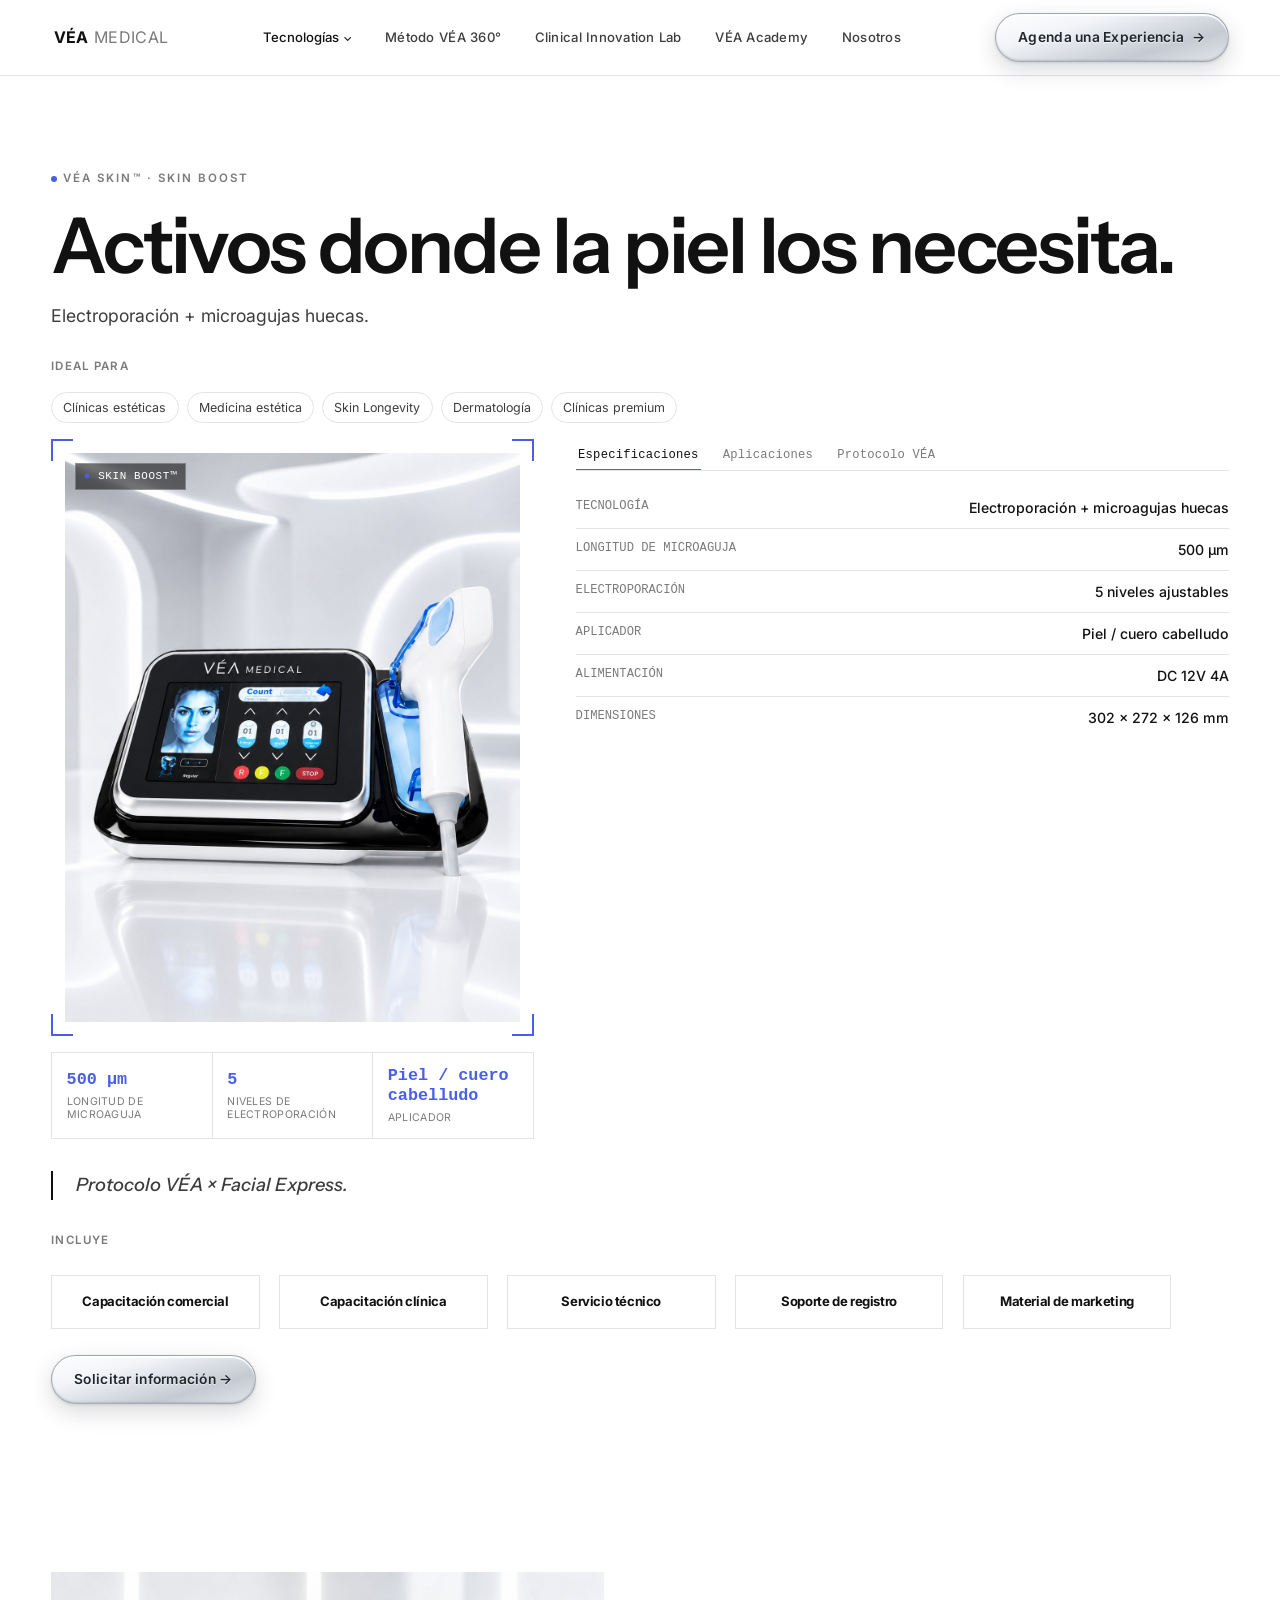
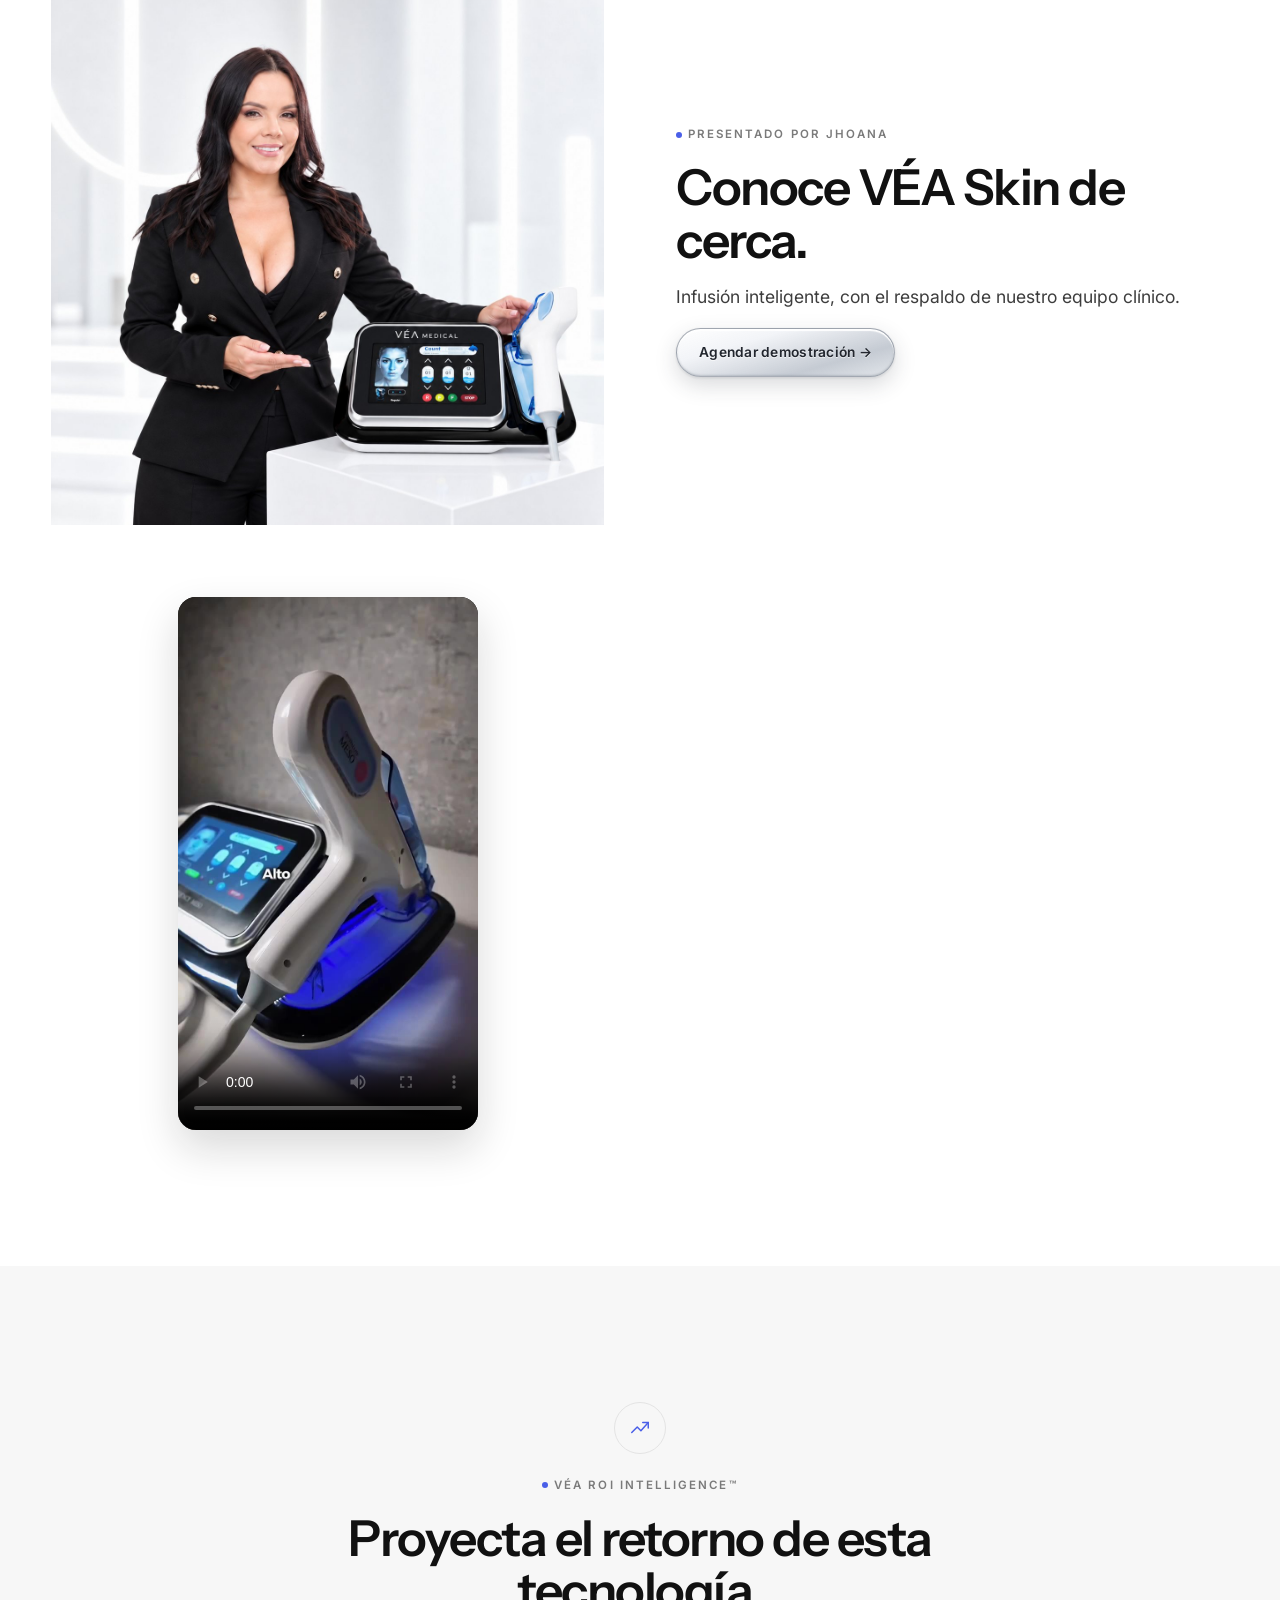
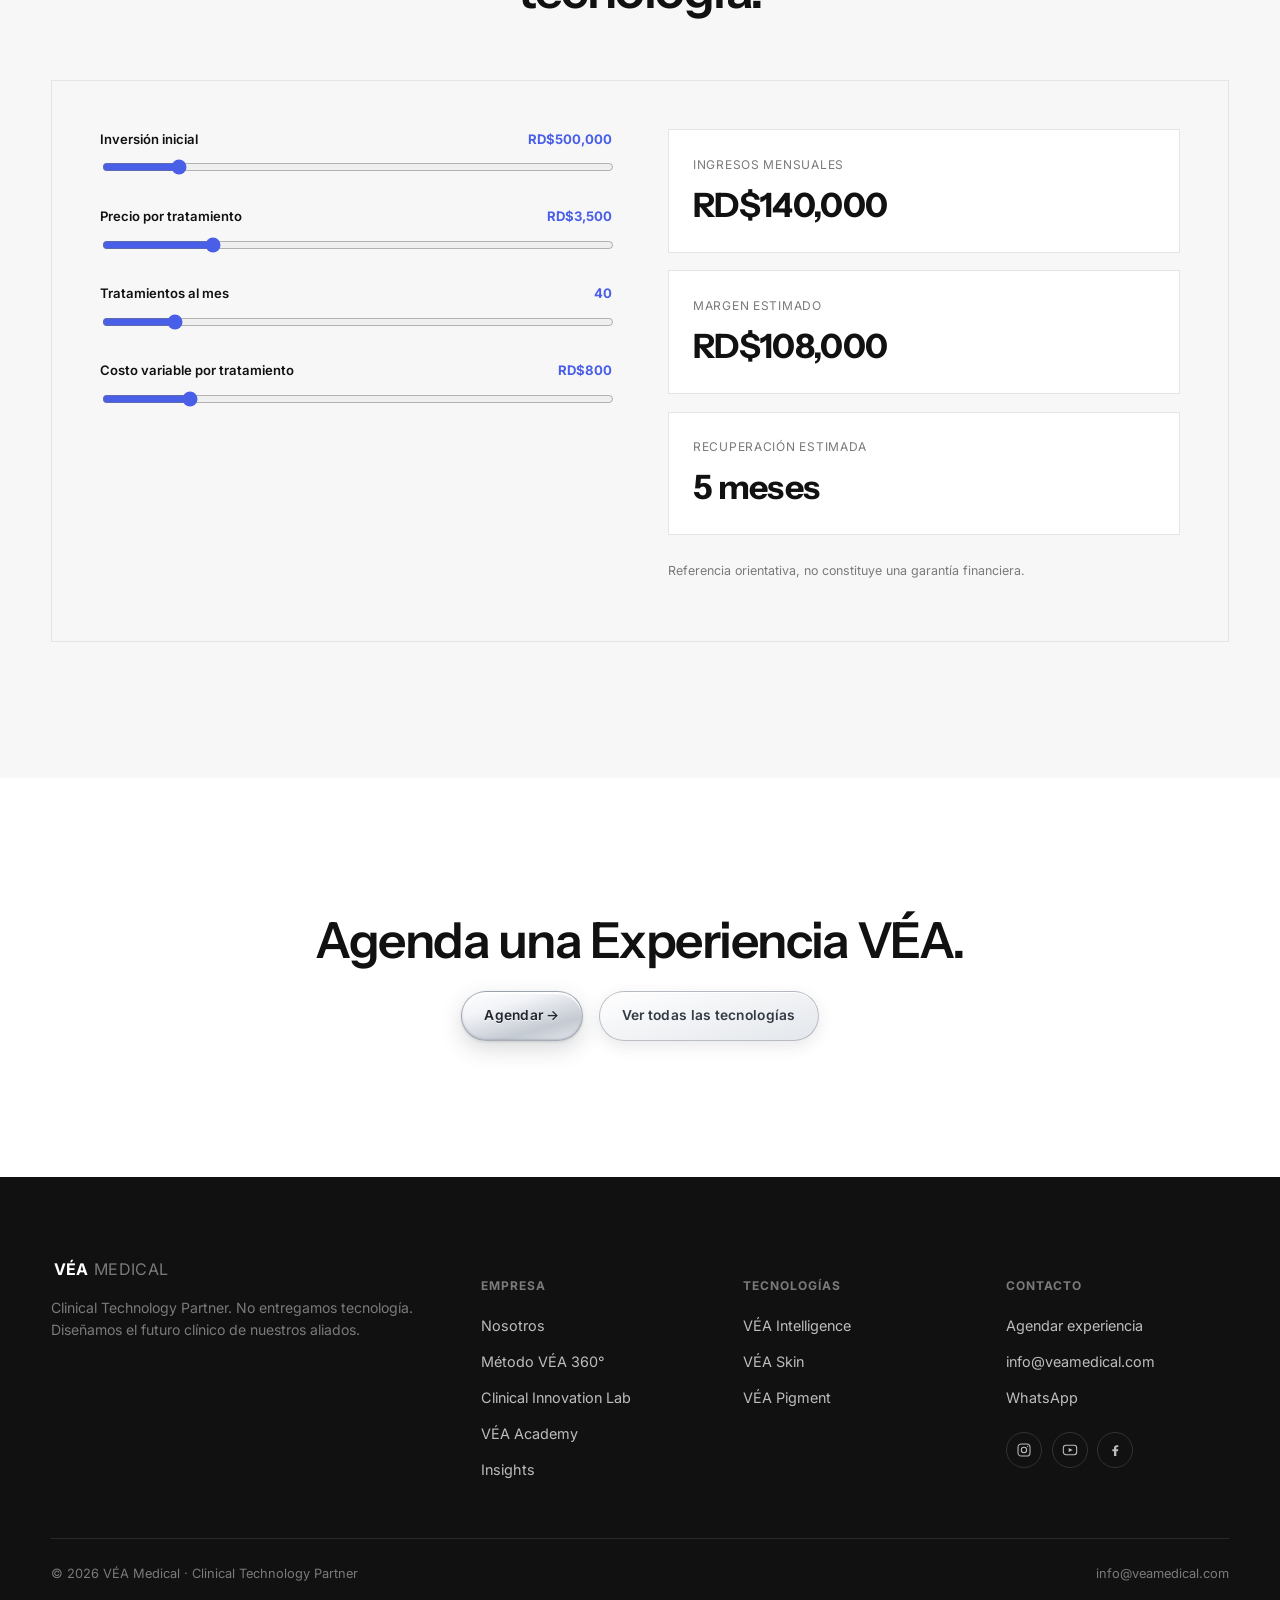
<file: tecnologia-skin.html>
<!doctype html>
<html lang="es" class="no-js">
<head>
<script>document.documentElement.classList.replace('no-js','js');</script>
<meta charset="utf-8">
<meta name="viewport" content="width=device-width,initial-scale=1.0">
<title>VÉA Skin (SKIN BOOST) | VÉA Medical</title>
<meta name="description" content="VÉA Skin: plataforma de infusión inteligente con electroporación y microagujas huecas de 500μm. Ficha técnica y calculadora de ROI.">
<link rel="canonical" href="https://veamedical.com/tecnologia-skin.html">
<meta name="robots" content="index, follow">

<meta property="og:type" content="website">
<meta property="og:site_name" content="VÉA Medical">
<meta property="og:title" content="VÉA Skin (SKIN BOOST) | VÉA Medical">
<meta property="og:description" content="VÉA Skin: plataforma de infusión inteligente con electroporación y microagujas huecas de 500μm. Ficha técnica y calculadora de ROI.">
<meta property="og:url" content="https://veamedical.com/tecnologia-skin.html">
<meta property="og:image" content="https://veamedical.com/hero-portfolio.jpg">
<meta property="og:locale" content="es_DO">
<meta name="twitter:card" content="summary_large_image">
<meta name="twitter:title" content="VÉA Skin (SKIN BOOST) | VÉA Medical">
<meta name="twitter:description" content="VÉA Skin: plataforma de infusión inteligente con electroporación y microagujas huecas de 500μm. Ficha técnica y calculadora de ROI.">
<meta name="twitter:image" content="https://veamedical.com/hero-portfolio.jpg">

<link rel="preconnect" href="https://fonts.googleapis.com">
<link rel="preconnect" href="https://fonts.gstatic.com" crossorigin>
<link rel="stylesheet" href="styles.css">
<script type="application/ld+json">{"@context":"https://schema.org","@type":"MedicalBusiness","name":"VÉA Medical","alternateName":"VÉA Medical — Clinical Technology Partner","description":"Clinical Technology Partner que acompaña a clínicas y centros de estética en el diagnóstico, selección, implementación y rentabilidad de tecnología médico-estética.","url":"https://veamedical.com/","logo":"https://veamedical.com/logo.png","image":"https://veamedical.com/hero-portfolio.jpg","email":"info@veamedical.com","areaServed":{"@type":"Country","name":"República Dominicana"},"sameAs":[]}</script>
<script type="application/ld+json">{"@context":"https://schema.org","@type":"BreadcrumbList","itemListElement":[{"@type":"ListItem","position":1,"name":"Inicio","item":"https://veamedical.com/index.html"},{"@type":"ListItem","position":2,"name":"Tecnologías","item":"https://veamedical.com/tecnologia.html"},{"@type":"ListItem","position":3,"name":"VÉA Skin","item":"https://veamedical.com/tecnologia-skin.html"}]}</script>
<script type="application/ld+json">{"@context":"https://schema.org","@type":"Product","name":"VÉA Skin (SKIN BOOST)","description":"Plataforma de infusión inteligente de activos con electroporación y microagujas huecas.","url":"https://veamedical.com/tecnologia-skin.html"}</script>
</head>
<body>

  <a class="skip-link" href="#main">Saltar al contenido</a>
  <header class="nav">
    <div class="nav-inner">
      <a class="logo" href="index.html">VÉA <span>MEDICAL</span></a>
      <nav aria-label="Navegación principal">
        <ul class="nav-links">
          <li class="has-dropdown">
            <button class="nav-dropdown-trigger" aria-expanded="false" aria-controls="tech-dropdown" aria-current="page">Tecnologías <span class="caret" aria-hidden="true">⌄</span></button>
            <ul class="nav-dropdown" id="tech-dropdown">
              <li><a href="tecnologia-intelligence.html">VÉA Intelligence</a></li>
            <li><a href="tecnologia-skin.html">VÉA Skin</a></li>
            <li><a href="tecnologia-pigment.html">VÉA Pigment</a></li>
            </ul>
          </li>
          <li><a href="nosotros.html#metodo">Método VÉA 360°</a></li>
        <li><a href="clinical-innovation-lab.html">Clinical Innovation Lab</a></li>
        <li><a href="academy.html">VÉA Academy</a></li>
        <li><a href="nosotros.html">Nosotros</a></li>
        </ul>
      </nav>
      <div class="nav-cta">
        <a class="btn btn-primary" href="contacto.html"><span class="label">Agenda una Experiencia</span> <span class="btn-arrow" aria-hidden="true">→</span></a>
        <button class="nav-burger" aria-label="Abrir menú" aria-expanded="false" aria-controls="mobile-menu">
          <span></span>
        </button>
      </div>
    </div>
  </header>
  <div class="mobile-menu" id="mobile-menu">
      <span class="mobile-menu-label">Tecnologías</span>
      <a href="tecnologia-intelligence.html" class="mobile-sub">VÉA Intelligence</a>
      <a href="tecnologia-skin.html" class="mobile-sub">VÉA Skin</a>
      <a href="tecnologia-pigment.html" class="mobile-sub">VÉA Pigment</a>
      <span class="mobile-menu-divider"></span>
      <a href="nosotros.html#metodo">Método VÉA 360°</a>
      <a href="clinical-innovation-lab.html">Clinical Innovation Lab</a>
      <a href="academy.html">VÉA Academy</a>
      <a href="nosotros.html">Nosotros</a>
      <a class="btn btn-primary" href="contacto.html">Agenda una Experiencia →</a>
  </div>

<main id="main">

  <section class="hero" style="min-height:auto; padding-bottom:2rem;">
    <div class="container">
      <span class="kicker">VÉA Skin™ · SKIN BOOST</span>
      <h1 style="max-width:16em;">Activos donde la piel los necesita.</h1>
      <p class="lede" style="margin-top:1rem;">Electroporación + microagujas huecas.</p>

      <span class="subhead">Ideal para</span>
      <div class="tag-list">
        <span>Clínicas estéticas</span><span>Medicina estética</span><span>Skin Longevity</span>
        <span>Dermatología</span><span>Clínicas premium</span>
      </div>

      
      <div class="specsheet" data-specsheet id="skin-specs">
        <div>
          <div class="spec-visual">
            <span class="bracket tl"></span><span class="bracket tr"></span><span class="bracket bl"></span><span class="bracket br"></span>
            <span class="spec-tag">SKIN BOOST™</span>
            
            <div class="spec-frame product-device"><img src="home-skin.jpg" alt="Equipo VÉA Skin para infusión inteligente de activos" loading="lazy"></div>
          </div>
          <div class="spec-stats">
          <div><strong>500 μm</strong><span>Longitud de microaguja</span></div>
          <div><strong data-count-to="5">0</strong><span>Niveles de electroporación</span></div>
          <div><strong>Piel / cuero cabelludo</strong><span>Aplicador</span></div>
          </div>
        </div>
        <div class="spec-data">
          <div class="tab-row" role="tablist">
            <button class="spec-tab" role="tab" aria-selected="true">Especificaciones</button>
            <button class="spec-tab" role="tab" aria-selected="false">Aplicaciones</button>
            <button class="spec-tab" role="tab" aria-selected="false">Protocolo VÉA</button>
          </div>
          <div class="spec-panel" role="tabpanel" ><div class="spec-row"><span class="k">TECNOLOGÍA</span><span class="v">Electroporación + microagujas huecas</span></div>
              <div class="spec-row"><span class="k">LONGITUD DE MICROAGUJA</span><span class="v">500 μm</span></div>
              <div class="spec-row"><span class="k">ELECTROPORACIÓN</span><span class="v">5 niveles ajustables</span></div>
              <div class="spec-row"><span class="k">APLICADOR</span><span class="v">Piel / cuero cabelludo</span></div>
              <div class="spec-row"><span class="k">ALIMENTACIÓN</span><span class="v">DC 12V 4A</span></div>
              <div class="spec-row"><span class="k">DIMENSIONES</span><span class="v">302 × 272 × 126 mm</span></div></div>
            <div class="spec-panel" role="tabpanel" hidden><div class="spec-chip-grid"><span class="spec-chip">Hydration</span><span class="spec-chip">Skin Quality</span><span class="spec-chip">Anti-aging</span><span class="spec-chip">Brightening</span><span class="spec-chip">Repair</span><span class="spec-chip">Infusión personalizada</span></div></div>
            <div class="spec-panel" role="tabpanel" hidden><div class="spec-row"><span class="k">1 · ANALIZAMOS</span><span class="v">Estado y objetivo de la piel</span></div>
              <div class="spec-row"><span class="k">2 · SELECCIONAMOS</span><span class="v">Activos apropiados</span></div>
              <div class="spec-row"><span class="k">3 · TRATAMOS</span><span class="v">Aplicamos el protocolo</span></div>
              <div class="spec-row"><span class="k">4 · SEGUIMOS</span><span class="v">Evaluamos evolución</span></div></div>
        </div>
      </div>

      <div style="max-width:70em; margin-top:2rem;">
        <blockquote class="quote-block">Protocolo VÉA × Facial Express.</blockquote>

        <span class="subhead">Incluye</span>
        <div class="receive-grid cols-5">
          <div class="receive-card compact"><h4>Capacitación comercial</h4></div>
          <div class="receive-card compact"><h4>Capacitación clínica</h4></div>
          <div class="receive-card compact"><h4>Servicio técnico</h4></div>
          <div class="receive-card compact"><h4>Soporte de registro</h4></div>
          <div class="receive-card compact"><h4>Material de marketing</h4></div>
        </div>

        <div class="feature-actions" style="margin-top:1.6rem;">
          <a class="btn btn-primary" href="contacto.html">Solicitar información →</a>
        </div>
      </div>
    </div>
  </section>

  <section aria-labelledby="jhoana-skin-h">
    <div class="container feature-row product-showcase">
      <div class="feature-media"><img src="jhoana-skin.jpg" alt="Jhoana presentando VÉA Skin (SKIN BOOST)" loading="lazy"></div>
      <div>
        <span class="kicker">Presentado por Jhoana</span>
        <h2 id="jhoana-skin-h" style="max-width:16em;">Conoce VÉA Skin de cerca.</h2>
        <p class="lede">Infusión inteligente, con el respaldo de nuestro equipo clínico.</p>
        <a class="btn btn-primary" href="contacto.html">Agendar demostración →</a>
      </div>
      <div class="product-video"><video controls playsinline preload="metadata" poster="VEA-SKIN-poster.jpg" aria-label="Video de VÉA Skin"><source src="VEA-SKIN.mp4" type="video/mp4">Tu navegador no puede reproducir este video.</video></div>
    </div>
  </section>

  
  <section class="section-tint" aria-labelledby="calc-h" data-roi-calc>
    <div class="container">
      <div class="section-head center">
        <div class="calc-icon" aria-hidden="true"><svg viewBox="0 0 24 24"><polyline points="3,17 9,11 13,15 21,6" stroke-width="1.6" stroke-linecap="round" stroke-linejoin="round"/><polyline points="15,6 21,6 21,12" stroke-width="1.6" stroke-linecap="round" stroke-linejoin="round"/></svg></div>
        <span class="kicker">VÉA ROI Intelligence™</span>
        <h2 id="calc-h">Proyecta el retorno de esta tecnología.</h2>
      </div>
      <div class="calc">
        <div>
          <div class="calc-field">
            <label for="inv">Inversión inicial <output><span data-echo="inversion">RD$500,000</span></output></label>
            <input type="range" id="inv" data-input="inversion" min="100000" max="3000000" step="50000" value="500000">
          </div>
          <div class="calc-field">
            <label for="precio">Precio por tratamiento <output><span data-echo="precio">RD$3,500</span></output></label>
            <input type="range" id="precio" data-input="precio" min="500" max="15000" step="250" value="3500">
          </div>
          <div class="calc-field">
            <label for="vol">Tratamientos al mes <output><span data-echo="volumen">40</span></output></label>
            <input type="range" id="vol" data-input="volumen" min="1" max="300" step="1" value="40">
          </div>
          <div class="calc-field">
            <label for="costo">Costo variable por tratamiento <output><span data-echo="costo">RD$800</span></output></label>
            <input type="range" id="costo" data-input="costo" min="0" max="5000" step="50" value="800">
          </div>
        </div>
        <div class="calc-results">
          <div class="calc-result"><span>Ingresos mensuales</span><strong data-output="ingresos">RD$0</strong></div>
          <div class="calc-result"><span>Margen estimado</span><strong data-output="margen">RD$0</strong></div>
          <div class="calc-result"><span>Recuperación estimada</span><strong data-output="recuperacion">0 meses</strong></div>
          <p class="calc-disclaimer">Referencia orientativa, no constituye una garantía financiera.</p>
        </div>
      </div>
    </div>
  </section>

  <section aria-labelledby="cta-h">
    <div class="container" style="text-align:center;">
      <h2 id="cta-h" style="max-width:22em; margin-inline:auto;">Agenda una Experiencia VÉA.</h2>
      <div class="cta-band-actions" style="justify-content:center; margin-top:1.6rem;">
        <a class="btn btn-primary" href="contacto.html">Agendar →</a>
        <a class="btn btn-ghost" href="tecnologia.html">Ver todas las tecnologías</a>
      </div>
    </div>
  </section>

</main>

  <footer class="site-footer">
    <div class="container">
      <div class="footer-top">
        <div class="footer-brand">
          <a class="logo" href="index.html">VÉA <span>MEDICAL</span></a>
          <p>Clinical Technology Partner. No entregamos tecnología. Diseñamos el futuro clínico de nuestros aliados.</p>
        </div>
        <div class="footer-col">
          <h5>Empresa</h5>
          <ul>
            <li><a href="nosotros.html">Nosotros</a></li>
            <li><a href="nosotros.html#metodo">Método VÉA 360°</a></li>
            <li><a href="clinical-innovation-lab.html">Clinical Innovation Lab</a></li>
            <li><a href="academy.html">VÉA Academy</a></li>
            <li><a href="por-que-vea.html">Insights</a></li>
          </ul>
        </div>
        <div class="footer-col">
          <h5>Tecnologías</h5>
          <ul>
            <li><a href="tecnologia-intelligence.html">VÉA Intelligence</a></li>
            <li><a href="tecnologia-skin.html">VÉA Skin</a></li>
            <li><a href="tecnologia-pigment.html">VÉA Pigment</a></li>
          </ul>
        </div>
        <div class="footer-col">
          <h5>Contacto</h5>
          <ul>
            <li><a href="contacto.html">Agendar experiencia</a></li>
            <li><a href="mailto:info@veamedical.com">info@veamedical.com</a></li>
            <li><a href="https://wa.me/18090000000" rel="noopener">WhatsApp</a></li>
          </ul>
          <div class="footer-social">
            <a href="https://instagram.com/veamedical" rel="noopener" aria-label="Instagram"><svg viewBox="0 0 24 24"><rect x="3" y="3" width="18" height="18" rx="5" stroke-width="1.6"/><circle cx="12" cy="12" r="4" stroke-width="1.6"/><circle cx="17.5" cy="6.5" r="1" fill="currentColor" stroke="none"/></svg></a>
            <a href="https://youtube.com/@veamedical" rel="noopener" aria-label="YouTube"><svg viewBox="0 0 24 24"><rect x="2" y="5" width="20" height="14" rx="4" stroke-width="1.6"/><polygon points="10,9 16,12 10,15" fill="currentColor" stroke="none"/></svg></a>
            <a href="https://facebook.com/veamedical" rel="noopener" aria-label="Facebook"><svg viewBox="0 0 24 24"><path d="M14 21v-7h2.5l.5-3H14V9c0-.9.3-1.5 1.7-1.5H17V5c-.3 0-1.3-.1-2.4-.1-2.4 0-4.1 1.5-4.1 4.2V11H8v3h2.5v7h3.5z" fill="currentColor" stroke="none"/></svg></a>
          </div>
        </div>
      </div>
      <div class="footer-bottom">
        <span>© <span data-year></span> VÉA Medical · Clinical Technology Partner</span>
        <span>info@veamedical.com</span>
      </div>
    </div>
  </footer>

<script src="main.js" defer></script>
</body>
</html>
</file>
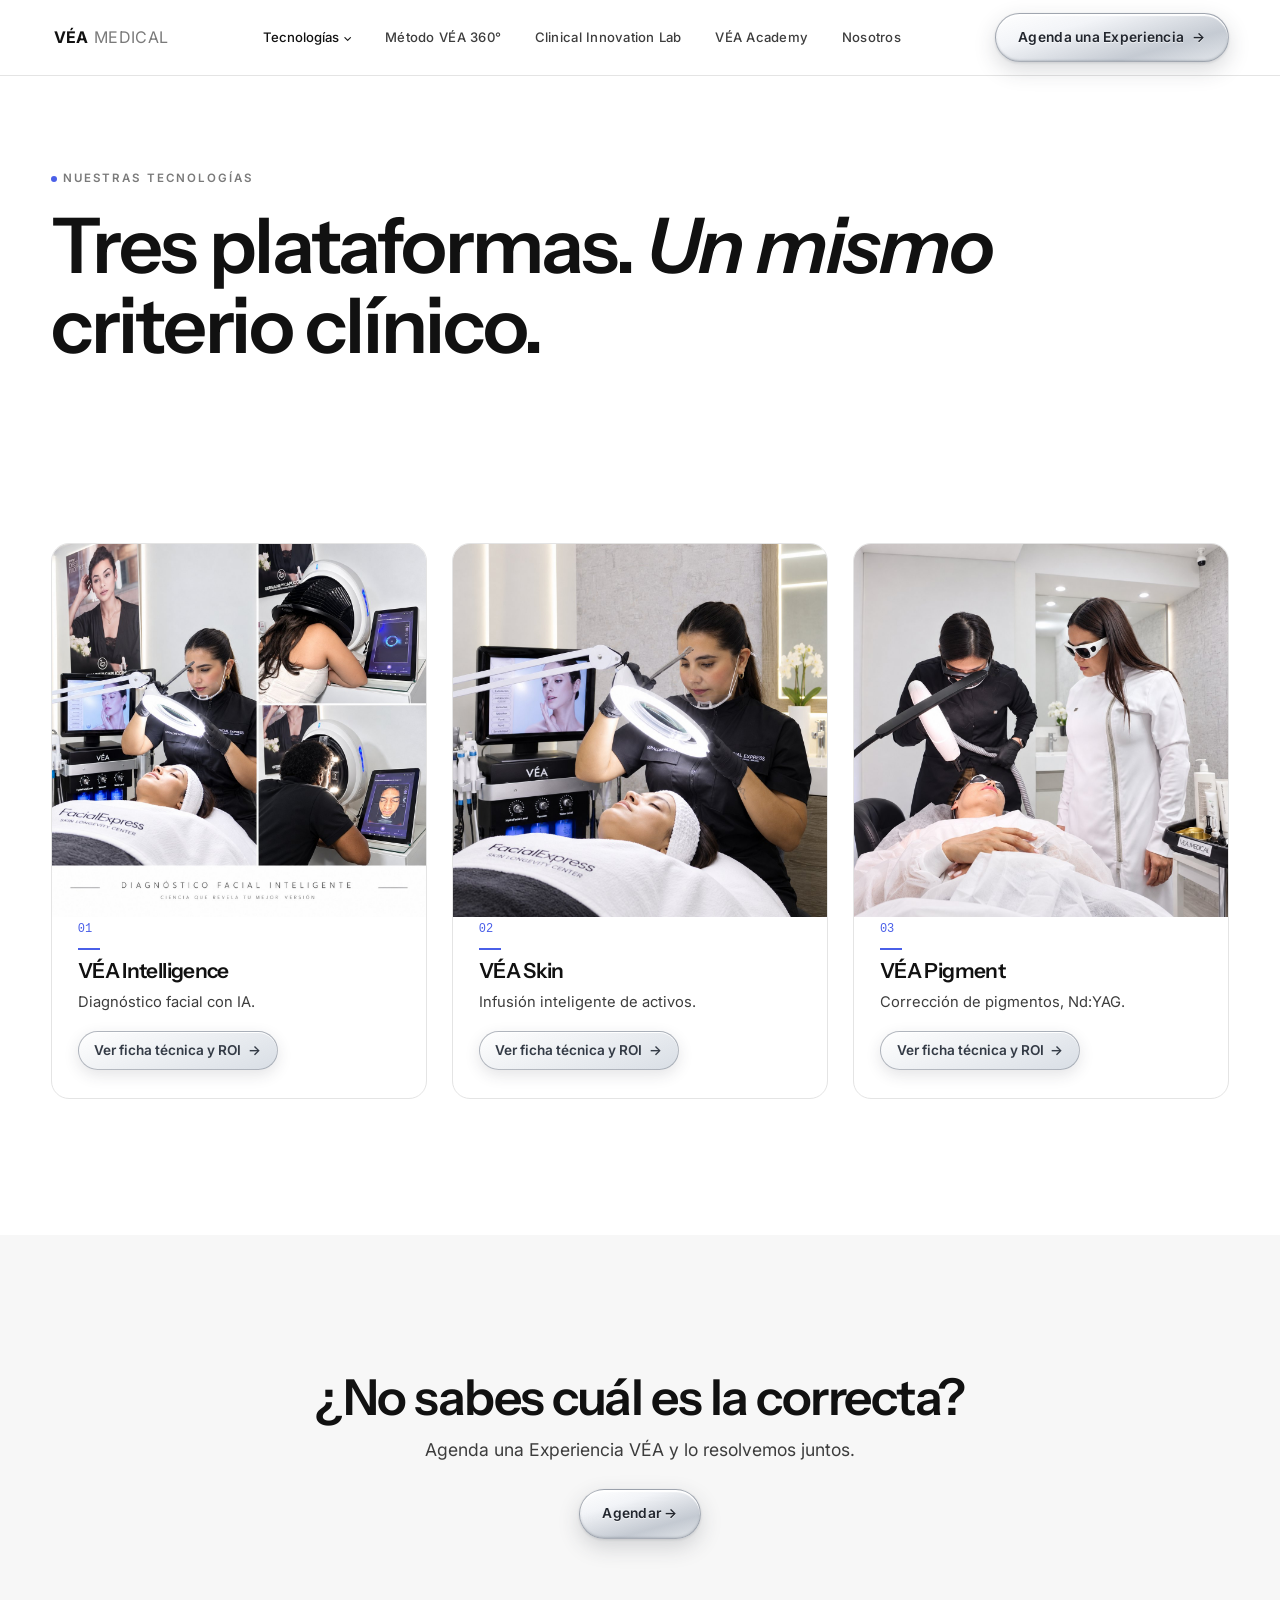
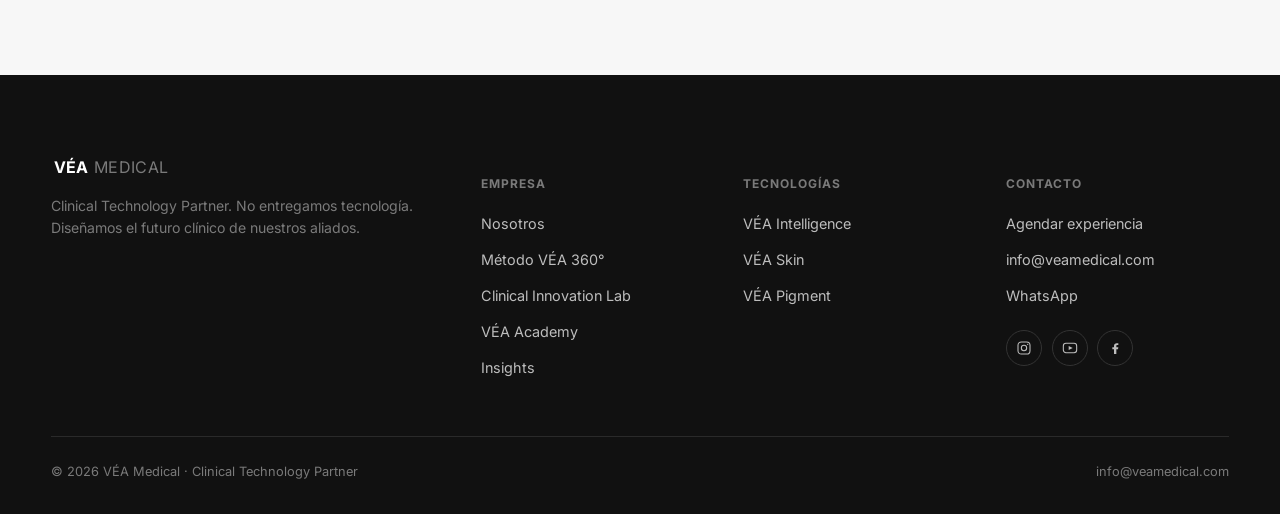
<file: tecnologia.html>
<!doctype html>
<html lang="es" class="no-js">
<head>
<script>document.documentElement.classList.replace('no-js','js');</script>
<meta charset="utf-8">
<meta name="viewport" content="width=device-width,initial-scale=1.0">
<title>Tecnologías | VÉA Medical</title>
<meta name="description" content="VÉA Intelligence, VÉA Skin y VÉA Pigment — tres plataformas clínicas, cada una con su ficha técnica y calculadora de ROI.">
<link rel="canonical" href="https://veamedical.com/tecnologia.html">
<meta name="robots" content="index, follow">

<meta property="og:type" content="website">
<meta property="og:site_name" content="VÉA Medical">
<meta property="og:title" content="Tecnologías | VÉA Medical">
<meta property="og:description" content="VÉA Intelligence, VÉA Skin y VÉA Pigment — tres plataformas clínicas, cada una con su ficha técnica y calculadora de ROI.">
<meta property="og:url" content="https://veamedical.com/tecnologia.html">
<meta property="og:image" content="https://veamedical.com/hero-portfolio.jpg">
<meta property="og:locale" content="es_DO">
<meta name="twitter:card" content="summary_large_image">
<meta name="twitter:title" content="Tecnologías | VÉA Medical">
<meta name="twitter:description" content="VÉA Intelligence, VÉA Skin y VÉA Pigment — tres plataformas clínicas, cada una con su ficha técnica y calculadora de ROI.">
<meta name="twitter:image" content="https://veamedical.com/hero-portfolio.jpg">

<link rel="preconnect" href="https://fonts.googleapis.com">
<link rel="preconnect" href="https://fonts.gstatic.com" crossorigin>
<link rel="stylesheet" href="styles.css">
<script type="application/ld+json">{"@context":"https://schema.org","@type":"MedicalBusiness","name":"VÉA Medical","alternateName":"VÉA Medical — Clinical Technology Partner","description":"Clinical Technology Partner que acompaña a clínicas y centros de estética en el diagnóstico, selección, implementación y rentabilidad de tecnología médico-estética.","url":"https://veamedical.com/","logo":"https://veamedical.com/logo.png","image":"https://veamedical.com/hero-portfolio.jpg","email":"info@veamedical.com","areaServed":{"@type":"Country","name":"República Dominicana"},"sameAs":[]}</script>
<script type="application/ld+json">{"@context":"https://schema.org","@type":"BreadcrumbList","itemListElement":[{"@type":"ListItem","position":1,"name":"Inicio","item":"https://veamedical.com/index.html"},{"@type":"ListItem","position":2,"name":"Tecnologías","item":"https://veamedical.com/tecnologia.html"}]}</script>
<script type="application/ld+json">{"@context":"https://schema.org","@type":"ItemList","itemListElement":[{"@type":"Product","position":1,"name":"VÉA Intelligence","description":"Diagnóstico facial con IA.","url":"https://veamedical.com/tecnologia-intelligence.html"},{"@type":"Product","position":2,"name":"VÉA Skin","description":"Infusión inteligente de activos.","url":"https://veamedical.com/tecnologia-skin.html"},{"@type":"Product","position":3,"name":"VÉA Pigment","description":"Corrección de pigmentos con Nd:YAG.","url":"https://veamedical.com/tecnologia-pigment.html"}]}</script>
</head>
<body>

  <a class="skip-link" href="#main">Saltar al contenido</a>
  <header class="nav">
    <div class="nav-inner">
      <a class="logo" href="index.html">VÉA <span>MEDICAL</span></a>
      <nav aria-label="Navegación principal">
        <ul class="nav-links">
          <li class="has-dropdown">
            <button class="nav-dropdown-trigger" aria-expanded="false" aria-controls="tech-dropdown" aria-current="page">Tecnologías <span class="caret" aria-hidden="true">⌄</span></button>
            <ul class="nav-dropdown" id="tech-dropdown">
              <li><a href="tecnologia-intelligence.html">VÉA Intelligence</a></li>
            <li><a href="tecnologia-skin.html">VÉA Skin</a></li>
            <li><a href="tecnologia-pigment.html">VÉA Pigment</a></li>
            </ul>
          </li>
          <li><a href="nosotros.html#metodo">Método VÉA 360°</a></li>
        <li><a href="clinical-innovation-lab.html">Clinical Innovation Lab</a></li>
        <li><a href="academy.html">VÉA Academy</a></li>
        <li><a href="nosotros.html">Nosotros</a></li>
        </ul>
      </nav>
      <div class="nav-cta">
        <a class="btn btn-primary" href="contacto.html"><span class="label">Agenda una Experiencia</span> <span class="btn-arrow" aria-hidden="true">→</span></a>
        <button class="nav-burger" aria-label="Abrir menú" aria-expanded="false" aria-controls="mobile-menu">
          <span></span>
        </button>
      </div>
    </div>
  </header>
  <div class="mobile-menu" id="mobile-menu">
      <span class="mobile-menu-label">Tecnologías</span>
      <a href="tecnologia-intelligence.html" class="mobile-sub">VÉA Intelligence</a>
      <a href="tecnologia-skin.html" class="mobile-sub">VÉA Skin</a>
      <a href="tecnologia-pigment.html" class="mobile-sub">VÉA Pigment</a>
      <span class="mobile-menu-divider"></span>
      <a href="nosotros.html#metodo">Método VÉA 360°</a>
      <a href="clinical-innovation-lab.html">Clinical Innovation Lab</a>
      <a href="academy.html">VÉA Academy</a>
      <a href="nosotros.html">Nosotros</a>
      <a class="btn btn-primary" href="contacto.html">Agenda una Experiencia →</a>
  </div>

<main id="main">

  <section class="hero" style="min-height:auto; padding-bottom:2.5rem;">
    <div class="container">
      <span class="kicker">Nuestras tecnologías</span>
      <h1 style="max-width:18em;">Tres plataformas. <span class="italic">Un mismo</span> criterio clínico.</h1>
    </div>
  </section>

  <section aria-label="Tecnologías">
    <div class="container">
      <div class="product-grid cols-3 catalog-product-grid">
        <a class="product-card" href="tecnologia-intelligence.html" style="text-decoration:none;">
          <figure><img src="product-intelligence.jpg" alt="VÉA Intelligence" loading="lazy"></figure>
          <div class="product-body">
            <span class="num">01</span>
            <h3>VÉA Intelligence</h3>
            <p>Diagnóstico facial con IA.</p>
            <span class="card-link">Ver ficha técnica y ROI <span class="arrow" aria-hidden="true">→</span></span>
          </div>
        </a>
        <a class="product-card" href="tecnologia-skin.html" style="text-decoration:none;">
          <figure><img src="product-skin.jpg" alt="VÉA Skin — SKIN BOOST" loading="lazy"></figure>
          <div class="product-body">
            <span class="num">02</span>
            <h3>VÉA Skin</h3>
            <p>Infusión inteligente de activos.</p>
            <span class="card-link">Ver ficha técnica y ROI <span class="arrow" aria-hidden="true">→</span></span>
          </div>
        </a>
        <a class="product-card" href="tecnologia-pigment.html" style="text-decoration:none;">
          <figure><img src="product-pigment.jpg" alt="VÉA Pigment — plataforma Nd:YAG" loading="lazy"></figure>
          <div class="product-body">
            <span class="num">03</span>
            <h3>VÉA Pigment</h3>
            <p>Corrección de pigmentos, Nd:YAG.</p>
            <span class="card-link">Ver ficha técnica y ROI <span class="arrow" aria-hidden="true">→</span></span>
          </div>
        </a>
      </div>
    </div>
  </section>

  <section class="section-tint" aria-labelledby="cta-h">
    <div class="container" style="text-align:center;">
      <h2 id="cta-h" style="max-width:22em; margin-inline:auto;">¿No sabes cuál es la correcta?</h2>
      <p class="lede" style="margin-inline:auto; margin-top:.8rem;">Agenda una Experiencia VÉA y lo resolvemos juntos.</p>
      <div class="cta-band-actions" style="justify-content:center; margin-top:1.6rem;">
        <a class="btn btn-primary" href="contacto.html">Agendar →</a>
      </div>
    </div>
  </section>

</main>

  <footer class="site-footer">
    <div class="container">
      <div class="footer-top">
        <div class="footer-brand">
          <a class="logo" href="index.html">VÉA <span>MEDICAL</span></a>
          <p>Clinical Technology Partner. No entregamos tecnología. Diseñamos el futuro clínico de nuestros aliados.</p>
        </div>
        <div class="footer-col">
          <h5>Empresa</h5>
          <ul>
            <li><a href="nosotros.html">Nosotros</a></li>
            <li><a href="nosotros.html#metodo">Método VÉA 360°</a></li>
            <li><a href="clinical-innovation-lab.html">Clinical Innovation Lab</a></li>
            <li><a href="academy.html">VÉA Academy</a></li>
            <li><a href="por-que-vea.html">Insights</a></li>
          </ul>
        </div>
        <div class="footer-col">
          <h5>Tecnologías</h5>
          <ul>
            <li><a href="tecnologia-intelligence.html">VÉA Intelligence</a></li>
            <li><a href="tecnologia-skin.html">VÉA Skin</a></li>
            <li><a href="tecnologia-pigment.html">VÉA Pigment</a></li>
          </ul>
        </div>
        <div class="footer-col">
          <h5>Contacto</h5>
          <ul>
            <li><a href="contacto.html">Agendar experiencia</a></li>
            <li><a href="mailto:info@veamedical.com">info@veamedical.com</a></li>
            <li><a href="https://wa.me/18090000000" rel="noopener">WhatsApp</a></li>
          </ul>
          <div class="footer-social">
            <a href="https://instagram.com/veamedical" rel="noopener" aria-label="Instagram"><svg viewBox="0 0 24 24"><rect x="3" y="3" width="18" height="18" rx="5" stroke-width="1.6"/><circle cx="12" cy="12" r="4" stroke-width="1.6"/><circle cx="17.5" cy="6.5" r="1" fill="currentColor" stroke="none"/></svg></a>
            <a href="https://youtube.com/@veamedical" rel="noopener" aria-label="YouTube"><svg viewBox="0 0 24 24"><rect x="2" y="5" width="20" height="14" rx="4" stroke-width="1.6"/><polygon points="10,9 16,12 10,15" fill="currentColor" stroke="none"/></svg></a>
            <a href="https://facebook.com/veamedical" rel="noopener" aria-label="Facebook"><svg viewBox="0 0 24 24"><path d="M14 21v-7h2.5l.5-3H14V9c0-.9.3-1.5 1.7-1.5H17V5c-.3 0-1.3-.1-2.4-.1-2.4 0-4.1 1.5-4.1 4.2V11H8v3h2.5v7h3.5z" fill="currentColor" stroke="none"/></svg></a>
          </div>
        </div>
      </div>
      <div class="footer-bottom">
        <span>© <span data-year></span> VÉA Medical · Clinical Technology Partner</span>
        <span>info@veamedical.com</span>
      </div>
    </div>
  </footer>

<script src="main.js" defer></script>
</body>
</html>
</file>
<file: styles.css>
/* ============================================================
   VÉA MEDICAL — Design System
   Editorial premium · serif display + Inter body · silencio visual
   ============================================================ */

@import url('https://fonts.googleapis.com/css2?family=Instrument+Sans:ital,wght@0,400..700;1,400..700&family=Inter:wght@400;500;600;700;800&display=swap');

:root{
  --white:#FFFFFF;
  --black:#111111;
  --gray-50:#F7F7F7;
  --gray-100:#E8E8E8;
  --gray-300:#BDBDBD;
  --gray-500:#7A7A7A;
  --gray-700:#3D3D3D;
  --accent:#4A5FE8;
  --accent-soft:#EEF0FD;
  --accent-2:#7C4AE8;
  --line:#E4E4E4;

  --serif:'Instrument Sans', -apple-system, BlinkMacSystemFont, sans-serif;
  --sans:'Inter', -apple-system, BlinkMacSystemFont, 'Segoe UI', Helvetica, Arial, sans-serif;

  --nav-h:76px;
  --container: min(1240px, 92vw);
  --radius: 2px;

  --ease: cubic-bezier(.22,.61,.36,1);
}

*,*::before,*::after{ box-sizing:border-box; }
html{ scroll-behavior:smooth; }
@media (prefers-reduced-motion: reduce){
  html{ scroll-behavior:auto; }
  *,*::before,*::after{ animation-duration:.001ms !important; animation-iteration-count:1 !important; transition-duration:.001ms !important; scroll-behavior:auto !important; }
}

body{
  margin:0;
  font-family:var(--sans);
  color:var(--black);
  background:var(--white);
  -webkit-font-smoothing:antialiased;
  line-height:1.55;
}

img{ max-width:100%; display:block; }
a{ color:inherit; text-decoration:none; }
button{ font-family:inherit; cursor:pointer; }
ul{ margin:0; padding:0; list-style:none; }
input,select,textarea{ font-family:inherit; font-size:16px; }

.container{ width:var(--container); margin-inline:auto; }

h1,h2,h3,h4{ font-family:var(--serif); font-weight:600; line-height:1.05; margin:0; letter-spacing:-0.03em; }
h1{ font-size:clamp(2.6rem, 6vw, 5rem); font-weight:600; }
h2{ font-size:clamp(1.9rem, 4vw, 3.1rem); font-weight:600; }
h3{ font-size:clamp(1.25rem, 2.2vw, 1.7rem); font-weight:600; }

.kicker{
  font-family:var(--sans);
  font-size:.72rem;
  font-weight:600;
  letter-spacing:.18em;
  text-transform:uppercase;
  color:var(--gray-500);
  display:inline-block;
  margin-bottom:1.1rem;
}

.lede{ font-size:1.1rem; color:var(--gray-700); max-width:44em; }

.italic{ font-style:italic; }

:focus-visible{ outline:2px solid var(--accent); outline-offset:3px; }

/* ---------- Skip link ---------- */
.skip-link{
  position:absolute; left:-999px; top:0; background:var(--black); color:var(--white);
  padding:.8em 1.2em; z-index:999; font-size:.85rem;
}
.skip-link:focus{ left:1rem; top:1rem; }

/* ---------- Buttons ---------- */
.btn{
  display:inline-flex; align-items:center; justify-content:center; gap:.6em;
  font-family:var(--sans); font-size:.86rem; font-weight:600;
  letter-spacing:.02em;
  padding:.95em 1.6em;
  border-radius:100px;
  border:1px solid rgba(255,255,255,.55);
  white-space:nowrap;
  -webkit-backdrop-filter:blur(14px) saturate(145%);
  backdrop-filter:blur(14px) saturate(145%);
  transition:background .25s var(--ease), color .25s var(--ease), border-color .25s var(--ease), transform .2s var(--ease), box-shadow .25s var(--ease);
}
.btn-primary{
  color:#22262e;
  border-color:rgba(137,144,155,.72);
  background:linear-gradient(164deg,rgba(255,255,255,.96) 0%,rgba(241,243,247,.9) 30%,rgba(184,191,201,.82) 72%,rgba(224,228,233,.92) 100%);
  box-shadow:inset 0 2px 1px rgba(255,255,255,.98),inset 0 -1px 2px rgba(107,115,127,.3),0 8px 22px rgba(43,50,61,.18),0 1px 3px rgba(43,50,61,.12);
  text-shadow:0 1px 0 rgba(255,255,255,.65);
}
.btn-primary:hover{
  border-color:rgba(115,123,135,.83);
  background:linear-gradient(164deg,#fff 0%,rgba(248,249,251,.97) 29%,rgba(193,200,209,.9) 72%,rgba(232,235,239,.96) 100%);
  box-shadow:inset 0 2px 1px #fff,inset 0 -1px 2px rgba(107,115,127,.26),0 11px 27px rgba(43,50,61,.25);
  transform:translateY(-2px);
}
.btn-primary:active{ transform:translateY(0); box-shadow:inset 0 2px 5px rgba(70,77,89,.3),0 2px 6px rgba(43,50,61,.12); }
.btn-ghost{
  color:#343b46;
  border-color:rgba(137,144,155,.56);
  background:linear-gradient(165deg,rgba(255,255,255,.92),rgba(214,219,226,.68));
  box-shadow:inset 0 1px 0 rgba(255,255,255,.98),0 5px 16px rgba(43,50,61,.11);
}
.btn-ghost:hover{
  color:#22262e;
  border-color:rgba(115,123,135,.8);
  background:linear-gradient(165deg,#fff,rgba(194,201,210,.84));
  box-shadow:inset 0 1px 0 #fff,0 8px 20px rgba(43,50,61,.18);
  transform:translateY(-2px);
}
.section-dark .btn-ghost{ color:#22262e; background:linear-gradient(165deg,rgba(255,255,255,.95),rgba(190,198,207,.83)); border-color:rgba(232,236,241,.8); }
.section-dark .btn-ghost:hover{ background:linear-gradient(165deg,#fff,rgba(213,219,226,.95)); }
.btn-arrow{ font-size:1em; transition:transform .25s var(--ease); }
.btn:hover .btn-arrow{ transform:translateX(3px); }

/* ============================================================
   NAVBAR
   ============================================================ */
.nav{
  position:fixed; inset:0 0 auto 0; height:var(--nav-h); z-index:100;
  display:flex; align-items:center;
  background:rgba(255,255,255,.86);
  backdrop-filter:blur(14px); -webkit-backdrop-filter:blur(14px);
  border-bottom:1px solid var(--line);
}
.nav-inner{
  width:var(--container); margin-inline:auto;
  display:flex; align-items:center; justify-content:space-between;
  gap:2rem;
}
.logo{
  font-family:var(--sans); font-weight:700; font-size:1rem; letter-spacing:.02em;
  padding-left:.15rem; /* fix: logo no longer clipped against viewport edge */
  display:flex; align-items:baseline; gap:.35em;
}
.logo span{ font-weight:400; color:var(--gray-500); }

.nav-links{
  display:flex; align-items:center; gap:2.1rem;
  font-size:.82rem; font-weight:500; letter-spacing:.02em;
}
.nav-links a{ position:relative; padding:.3em 0; color:var(--gray-700); transition:color .2s; }
.nav-links a:hover, .nav-links a[aria-current="page"]{ color:var(--black); }
.nav-links a[aria-current="page"]::after{
  content:""; position:absolute; left:0; right:0; bottom:-2px; height:1px; background:var(--black);
}

/* ---------- Dropdown de Tecnología ---------- */
.has-dropdown{ position:relative; }
.nav-dropdown-trigger{
  display:flex; align-items:center; gap:.3em;
  background:none; border:0; font:inherit; color:var(--gray-700); padding:.3em 0; cursor:pointer;
}
.nav-dropdown-trigger:hover, .nav-dropdown-trigger[aria-current="page"], .has-dropdown:hover .nav-dropdown-trigger{ color:var(--black); }
.nav-dropdown-trigger .caret{ font-size:.9em; transition:transform .2s var(--ease); }
.has-dropdown:hover .nav-dropdown-trigger .caret, .nav-dropdown-trigger[aria-expanded="true"] .caret{ transform:rotate(180deg); }

.nav-dropdown{
  position:absolute; top:100%; left:-1rem; margin-top:.9rem; min-width:200px;
  background:var(--white); border:1px solid var(--line); box-shadow:0 20px 40px -20px rgba(0,0,0,.18);
  padding:.5rem; opacity:0; visibility:hidden; transform:translateY(-6px);
  transition:opacity .2s var(--ease), transform .2s var(--ease), visibility .2s;
}
.has-dropdown:hover .nav-dropdown,
.has-dropdown:focus-within .nav-dropdown,
.has-dropdown.is-open .nav-dropdown{ opacity:1; visibility:visible; transform:translateY(0); }
.nav-dropdown li a{ display:block; padding:.65em .9em; font-size:.85rem; color:var(--gray-700); border-radius:2px; white-space:nowrap; }
.nav-dropdown li a:hover{ background:var(--gray-50); color:var(--black); }

.nav-cta{ display:flex; align-items:center; gap:.75rem; }
.nav-burger{
  display:none; width:44px; height:44px; border:1px solid var(--line); border-radius:50%;
  background:var(--white); align-items:center; justify-content:center; flex-shrink:0;
}
.nav-burger span, .nav-burger span::before, .nav-burger span::after{
  content:""; display:block; width:16px; height:1.5px; background:var(--black); position:relative; transition:.25s;
}
.nav-burger span::before{ position:absolute; top:-5px; }
.nav-burger span::after{ position:absolute; top:5px; }
.nav-burger[aria-expanded="true"] span{ background:transparent; }
.nav-burger[aria-expanded="true"] span::before{ top:0; transform:rotate(45deg); }
.nav-burger[aria-expanded="true"] span::after{ top:0; transform:rotate(-45deg); }

.mobile-menu{
  position:fixed; inset:var(--nav-h) 0 0 0; background:var(--white); z-index:99;
  display:flex; flex-direction:column; align-items:center; justify-content:flex-start; gap:1.1rem;
  padding:2.2rem 1.5rem 2.5rem; overflow-y:auto;
  transform:translateY(-8px); opacity:0; pointer-events:none;
  transition:opacity .25s var(--ease), transform .25s var(--ease);
}
.mobile-menu.is-open{ opacity:1; transform:translateY(0); pointer-events:auto; }
.mobile-menu a{ font-family:var(--serif); font-weight:600; font-size:1.5rem; text-align:center; letter-spacing:-0.02em; }
.mobile-menu-label{
  font-family:var(--serif); font-weight:600; font-size:1.5rem; letter-spacing:-0.02em;
  color:var(--black); margin-top:.2rem; text-align:center;
}
.mobile-menu a.mobile-sub{ font-family:var(--sans); font-size:1.05rem; color:var(--gray-700); }
.mobile-menu-divider{ width:48px; height:1px; background:var(--line); margin:.5rem 0; }
/* fix: .btn ya trae su propia tipografía sans/tamaño de botón — sin este reset,
   ".mobile-menu a" (más específico que ".btn" a secas) lo infla y desborda el viewport */
.mobile-menu .btn{ margin-top:.6rem; font-family:var(--sans); font-size:.86rem; }

/* ============================================================
   HERO
   ============================================================ */
.hero{
  padding:calc(var(--nav-h) + 5.5rem) 0 4rem;
  min-height:92vh; display:flex; align-items:center;
}
.hero-grid{ display:grid; grid-template-columns:1.05fr .95fr; gap:4vw; align-items:center; }
.hero-copy p.lede{ margin:1.5rem 0 2.2rem; }
.hero-actions{ display:flex; align-items:center; gap:1.6rem; flex-wrap:wrap; }
.hero-link-inline{ font-size:.85rem; font-weight:600; border-bottom:1px solid var(--black); padding-bottom:.2em; }

.hero-stats{
  display:grid; grid-template-columns:repeat(3,1fr); gap:2.2rem;
  margin-top:3.2rem; padding-top:2.4rem; border-top:1px solid var(--line);
}
.hero-stats div{ display:flex; flex-direction:column; gap:.5rem; }
.stat-icon{
  width:52px; height:52px; border-radius:50%; border:1px solid var(--line);
  display:flex; align-items:center; justify-content:center; color:var(--gray-700); margin-bottom:.2rem;
}
.stat-icon svg{ width:20px; height:20px; stroke:currentColor; fill:none; }
.hero-stats .num{ font-family:var(--mono); font-size:.72rem; color:var(--gray-500); }
.hero-stats h4{ font-family:var(--sans); font-weight:700; font-size:1rem; margin:0; }
.hero-stats p{ margin:0; font-size:.88rem; color:var(--gray-700); }

.hero-visual{ position:relative; }
.hero-visual-frame{
  background:var(--gray-50); border:1px solid var(--line);
  position:relative; overflow:hidden;
}
.hero-visual-label{
  position:absolute; top:0; left:0; right:0; padding:1.2rem 1.2rem 2.4rem;
  font-size:.72rem; letter-spacing:.1em; text-transform:uppercase; color:var(--white);
  display:flex; justify-content:space-between; z-index:2;
  background:linear-gradient(180deg, rgba(0,0,0,.45), rgba(0,0,0,0));
}
.hero-portfolio-img{ display:block; width:100%; height:auto; }
.hero-stack{ position:absolute; inset:0; }
.hero-stack img{
  position:absolute; object-fit:cover; border-radius:var(--radius);
  box-shadow:0 30px 60px -20px rgba(0,0,0,.25);
}
.hero-stack .h1{ width:52%; height:60%; top:16%; left:6%; z-index:3; background:var(--black); }
.hero-stack .h2{ width:40%; height:38%; bottom:8%; right:6%; z-index:2; }
.hero-stack .h3{ width:34%; height:30%; top:8%; right:2%; z-index:1; }
.hero-stack img{ width:100%; height:100%; }

@keyframes rise{ from{ opacity:0; transform:translateY(14px);} to{ opacity:1; transform:translateY(0);} }
.reveal{ animation:rise .6s var(--ease) both; }
.reveal-delay-1{ animation-delay:.08s; }
.reveal-delay-2{ animation-delay:.16s; }
.reveal-delay-3{ animation-delay:.24s; }

/* ---------- Scroll reveal (aplicado por JS a lo largo de todo el sitio) ---------- */
/* Con .js en <html> (ver script inline en <head>): si JS no carga, el contenido
   nunca queda oculto — se ve normal desde el primer render. */
.js .sr{ opacity:0; transform:translateY(22px); transition:opacity .7s var(--ease), transform .7s var(--ease); }
.js .sr.is-visible{ opacity:1; transform:translateY(0); }
.sr-stagger.is-visible{ transition-delay:calc(var(--sr-i, 0) * 70ms); }

/* ---------- Live/status dot — solo en los eyebrows principales de sección (antes de H1/H2) ---------- */
.kicker.kicker-live{ display:inline-flex; align-items:center; gap:.5em; }
.kicker.kicker-live::before{
  content:""; width:6px; height:6px; border-radius:50%; background:var(--accent); flex-shrink:0;
  animation:pulse-dot 2.4s ease-in-out infinite;
}
@keyframes pulse-dot{
  0%, 100%{ opacity:1; box-shadow:0 0 0 0 rgba(74,95,232,.35); }
  50%{ opacity:.55; box-shadow:0 0 0 4px rgba(74,95,232,0); }
}

/* ---------- Flotación suave en el hero stack — movimiento continuo, discreto ---------- */
@keyframes float-y{ 0%,100%{ transform:translateY(0); } 50%{ transform:translateY(-8px); } }
.hero-stack .h1{ animation:float-y 6.5s ease-in-out infinite; }
.hero-stack .h2{ animation:float-y 7.5s ease-in-out infinite 1.2s; }
.hero-stack .h3{ animation:float-y 5.8s ease-in-out infinite .6s; }

/* ---------- Banda de imagen a todo lo ancho (separador editorial) ---------- */
.image-band{ position:relative; height:46vh; min-height:320px; max-height:520px; overflow:hidden; background:var(--black); }
.image-band img{ width:100%; height:100%; object-fit:contain; }
.image-band::after{ content:""; position:absolute; inset:0; background:linear-gradient(0deg, rgba(0,0,0,.8) 0%, rgba(0,0,0,.35) 35%, rgba(0,0,0,0) 65%); }
.image-band-caption{
  position:absolute; left:0; right:0; bottom:0; padding:2rem 6vw;
  color:var(--white); display:flex; justify-content:center;
}
.image-band-caption p{
  font-family:var(--serif); font-weight:500; font-size:1.3rem; max-width:34em; text-align:center; letter-spacing:-0.01em;
  background:rgba(0,0,0,.55); padding:.7em 1.3em; border-radius:100px; backdrop-filter:blur(6px);
}

@media (prefers-reduced-motion: reduce){
  .hero-stack .h1, .hero-stack .h2, .hero-stack .h3, .kicker-live::before{ animation:none; }
}

/* ============================================================
   SECTIONS / LAYOUT
   ============================================================ */
section{ padding:8.5rem 0; }
.home-tech-section{ padding-bottom:2.5rem; }
.home-process-section{ padding-top:0; }
.home-process-section .hero-stats{ margin-top:0; }
.section-head{ max-width:42em; margin-bottom:4rem; }
.section-head.center{ margin-inline:auto; text-align:center; }
.section-dark{ background:var(--black); color:var(--white); }
.section-dark .kicker{ color:var(--gray-300); }
.section-tint{ background:var(--gray-50); }

.divider{ height:1px; background:var(--line); border:0; margin:0; }

/* ---------- 3-column product cards ---------- */
.product-grid{ display:grid; grid-template-columns:repeat(3,1fr); gap:1.6rem; }
.product-card{
  background:var(--white); border:1px solid var(--line); border-radius:18px; overflow:hidden;
  display:flex; flex-direction:column; height:100%;
  transition:transform .3s var(--ease), box-shadow .3s var(--ease);
}
.product-card:hover{ transform:translateY(-4px); box-shadow:0 24px 48px -24px rgba(0,0,0,.16); }
.product-card figure{
  margin:0; aspect-ratio:4/3; background:var(--gray-50);
  overflow:hidden;
}
.product-card figure img{ width:100%; height:100%; object-fit:cover; }
/* Keep the supplied device imagery complete at every card width. */
.home-product-grid .product-card figure{ aspect-ratio:1122 / 1402; }
.catalog-product-grid .product-card figure{ aspect-ratio:1; }
.home-product-grid .product-card figure img,
.catalog-product-grid .product-card figure img{ object-fit:contain; }
.product-body{ padding:.2rem 1.6rem 1.8rem; display:flex; flex-direction:column; gap:.6rem; flex:1; }
.product-body .num{
  font-family:var(--mono); font-size:.75rem; color:var(--accent); display:block; padding-bottom:.7rem; position:relative;
}
.product-body .num::after{ content:""; position:absolute; left:0; bottom:0; width:22px; height:2px; background:var(--accent); }
.product-body h3{ font-size:1.3rem; }
.product-body p{ color:var(--gray-700); font-size:.92rem; margin:0; flex:1; }
.card-link{
  display:inline-flex; align-items:center; justify-content:center; align-self:flex-start; gap:.5em;
  max-width:100%; margin-top:.45rem; padding:.68em 1.15em;
  border:1px solid rgba(137,144,155,.62); border-radius:100px;
  color:#343b46; font-size:.85rem; font-weight:600; line-height:1.35;
  background:linear-gradient(160deg,rgba(255,255,255,.97),rgba(206,213,222,.78));
  box-shadow:inset 0 1px 0 rgba(255,255,255,.98),0 5px 15px rgba(43,50,61,.13);
  -webkit-backdrop-filter:blur(12px) saturate(145%);
  backdrop-filter:blur(12px) saturate(145%);
  transition:background .25s var(--ease),border-color .25s var(--ease),box-shadow .25s var(--ease),transform .2s var(--ease);
}
.card-link:hover,.product-card:hover .card-link{
  border-color:rgba(115,123,135,.83);
  background:linear-gradient(160deg,#fff,rgba(184,193,203,.9));
  box-shadow:inset 0 1px 0 #fff,0 8px 19px rgba(43,50,61,.21);
  transform:translateY(-2px);
}
.card-link .arrow{ transition:transform .2s var(--ease); }
.card-link:hover .arrow,.product-card:hover .card-link .arrow{ transform:translateX(3px); }

/* ---------- Método VÉA 360° (no scroll-jack — click/keyboard driven) ---------- */
.method{ display:grid; grid-template-columns:.62fr 1.38fr; gap:3.5rem; align-items:start; }
.method-steps{ border-top:1px solid rgba(255,255,255,.15); }
.method-step{
  width:100%; text-align:left; background:none; border:0;
  border-bottom:1px solid rgba(255,255,255,.15);
  padding:1.1rem 0; color:var(--gray-300);
  display:flex; align-items:baseline; gap:1rem;
  font-family:var(--sans); font-size:.95rem; font-weight:500;
}
.method-step .n{ font-size:.75rem; color:var(--gray-500); }
.method-step[aria-selected="true"]{ color:var(--white); }
.method-step[aria-selected="true"] .n{ color:var(--white); }
.method-progress{ height:2px; background:rgba(255,255,255,.12); margin-top:1.4rem; position:relative; }
.method-progress-bar{ position:absolute; left:0; top:0; height:100%; background:var(--white); transition:width .4s var(--ease); }

.method-panel{ background:#181818; border:1px solid #2a2a2a; padding:2.6rem; min-height:420px; }
.method-panel .kicker{ color:var(--white); }
.method-panel h3{ color:var(--white); font-size:clamp(1.8rem,3vw,2.6rem); margin-bottom:1rem; }
.method-panel p.lede{ color:var(--gray-300); }
.method-nav{ display:flex; gap:.7rem; margin-top:2.2rem; }
.method-nav button{
  width:44px; height:44px; border:1px solid rgba(255,255,255,.25); background:none; color:var(--white); border-radius:50%;
  display:flex; align-items:center; justify-content:center; transition:.2s;
}
.method-nav button:hover{ background:var(--white); color:var(--black); }

/* ---------- Filosofía / dark statement ---------- */
.statement{ text-align:center; padding:8rem 0; }
.statement h2{ max-width:20em; margin-inline:auto; }
.statement p.lede{ margin-inline:auto; margin-top:1.5rem; }

/* Grid tracks: min-width:0 evita que texto largo sin salto de línea (botones .btn)
   fuerce el ancho de toda la columna más allá del viewport en móvil. */
.hero-grid, .method, .feature-row, .compare, .contact-grid, .calc,
.product-grid, .pillars, .footer-top, .modules, .form-grid{ min-width:0; }
.hero-grid > *, .method > *, .feature-row > *, .compare > *, .contact-grid > *, .calc > *{ min-width:0; }

/* ---------- Product deep-dive: tags, wavelength cards, "qué recibe tu clínica" ---------- */
.tag-list{ display:flex; flex-wrap:wrap; gap:.5rem; margin:1rem 0; }
.tag-list span{
  font-size:.78rem; padding:.4em .9em; border:1px solid var(--line); border-radius:100px; color:var(--gray-700);
}
.subhead{ font-size:.72rem; font-weight:600; letter-spacing:.1em; text-transform:uppercase; color:var(--gray-500); display:block; margin:1.8rem 0 .7rem; }
.subhead:first-child{ margin-top:0; }

.wavelength-figure{ margin:1.6rem 0 2rem; }
.wavelength-figure img{ width:100%; border:1px solid var(--line); }
.wavelength-figure figcaption{ font-size:.82rem; color:var(--gray-500); margin-top:.7rem; }

.wavelength-grid{ display:grid; grid-template-columns:repeat(3,1fr); gap:1.2rem; margin:1.6rem 0 2rem; }

/* ---------- Galería de fotos (3 columnas) ---------- */
.photo-gallery{ display:grid; grid-template-columns:repeat(3,1fr); gap:1.2rem; margin-top:2rem; }
.photo-gallery figure{ margin:0; overflow:hidden; border-radius:4px; }
.photo-gallery img{ width:100%; height:auto; object-fit:contain; transition:transform .4s var(--ease); }
@media (max-width:760px){ .photo-gallery{ grid-template-columns:1fr; } }
.wavelength-card{ border:1px solid var(--line); padding:1.4rem; }
.wavelength-card .nm{ font-family:var(--serif); font-weight:700; font-size:1.7rem; color:var(--accent); }
.wavelength-card p{ font-size:.85rem; color:var(--gray-700); margin:.5rem 0 0; }

.quote-block{
  border-left:2px solid var(--black); padding-left:1.4rem; margin:2rem 0;
  font-family:var(--serif); font-weight:500; font-size:1.15rem; font-style:italic; color:var(--gray-700);
}

.receive-grid{ display:grid; grid-template-columns:repeat(3,1fr); gap:1.2rem; margin:1.6rem 0; }
.receive-grid.cols-5{ grid-template-columns:repeat(5,1fr); }
.receive-card{ border:1px solid var(--line); padding:1.4rem; }
.receive-card.compact{ padding:1.2rem 1rem; text-align:center; }
.receive-card.compact h4{ margin:0; font-size:.82rem; }
.receive-card h4{ font-family:var(--sans); font-size:.85rem; font-weight:700; margin-bottom:.7rem; }
.receive-card ul{ display:flex; flex-direction:column; gap:.35rem; }
.receive-card li{ font-size:.83rem; color:var(--gray-700); }

.patient-steps{ display:flex; flex-wrap:wrap; gap:1rem; margin:1.6rem 0; }
.patient-steps div{ flex:1 1 140px; border-top:2px solid var(--black); padding-top:.7rem; }
.patient-steps div span{ display:block; font-size:.72rem; color:var(--gray-500); text-transform:uppercase; letter-spacing:.05em; }
.patient-steps div strong{ font-family:var(--serif); font-weight:700; font-size:1.15rem; }

.pending-note{ font-size:.78rem; color:var(--gray-500); font-style:italic; margin-top:.4rem; }

/* ---------- Ficha técnica dinámica: viewfinder frame, tabs, monospace data, scanline ---------- */
@import url('https://fonts.googleapis.com/css2?family=JetBrains+Mono:wght@400;500;600&display=swap');
:root{ --mono:'JetBrains Mono', 'SF Mono', Consolas, monospace; }

.specsheet{ display:grid; grid-template-columns:.85fr 1.15fr; gap:2.6rem; align-items:start; margin-top:1rem; }
.specsheet > *{ min-width:0; }

.spec-visual{ position:relative; padding:14px; }
.spec-visual::before, .spec-visual::after,
.spec-visual .corner-tl, .spec-visual .corner-br{ content:""; }
.spec-frame{ position:relative; aspect-ratio:4/3; overflow:hidden; background:var(--black); }
.spec-frame img{ width:100%; height:100%; object-fit:cover; opacity:.92; }
.spec-frame.product-device{ aspect-ratio:1122 / 1402; background:var(--gray-50); }
.spec-frame.product-device img{ object-fit:contain; opacity:1; }
.product-video{ width:100%; max-width:300px; margin-inline:auto; }
.academy-video{ width:min(100%,320px); margin:2rem auto 0; }
.product-video video,.academy-video video{
  display:block; width:100%; height:auto; aspect-ratio:9 / 16; object-fit:contain;
  background:var(--black); border-radius:18px;
  box-shadow:0 18px 42px rgba(17,17,17,.16);
}
.product-showcase{ grid-template-columns:minmax(0,1.1fr) minmax(0,.85fr) minmax(240px,.52fr); gap:clamp(1.5rem,3vw,4rem); align-items:center; }
/* corner brackets — motivo "visor de precisión" */
.spec-visual .bracket{ position:absolute; width:22px; height:22px; border:2px solid var(--accent); z-index:2; }
.spec-visual .bracket.tl{ top:0; left:0; border-right:0; border-bottom:0; }
.spec-visual .bracket.tr{ top:0; right:0; border-left:0; border-bottom:0; }
.spec-visual .bracket.bl{ bottom:0; left:0; border-right:0; border-top:0; }
.spec-visual .bracket.br{ bottom:0; right:0; border-left:0; border-top:0; }
.spec-tag{
  position:absolute; top:24px; left:24px; z-index:2;
  font-family:var(--mono); font-size:.68rem; letter-spacing:.06em; text-transform:uppercase;
  color:var(--white); background:rgba(0,0,0,.55); border:1px solid rgba(255,255,255,.25);
  padding:.35em .7em; backdrop-filter:blur(4px);
}
.spec-tag::before{ content:"● "; color:var(--accent); }

/* scanline — solo en VÉA Intelligence, motivo diagnóstico */
.spec-scan{ position:absolute; left:0; right:0; height:2px; background:var(--accent); box-shadow:0 0 12px 2px var(--accent); z-index:2; opacity:0; }
.spec-visual.is-scanning .spec-scan{ animation:scan 2.6s ease-in-out 1; opacity:1; }
@keyframes scan{
  0%{ top:6%; opacity:0; } 8%{ opacity:1; } 92%{ opacity:1; } 100%{ top:94%; opacity:0; }
}

.spec-stats{ display:flex; gap:0; margin-top:1rem; border:1px solid var(--line); background:var(--white); }
.spec-stats div{ flex:1; min-width:0; padding:.85rem .9rem; border-left:1px solid var(--line); display:flex; flex-direction:column; justify-content:center; gap:.3rem; }
.spec-stats div:first-child{ border-left:none; }
.spec-stats strong{
  display:block; font-family:var(--mono); font-weight:600; font-size:1.05rem; color:var(--accent);
  line-height:1.2; word-break:break-word;
}
.spec-stats span{ font-size:.66rem; color:var(--gray-500); text-transform:uppercase; letter-spacing:.03em; line-height:1.25; }

.spec-data{ position:relative; }
.spec-data .tab-row{
  display:flex; gap:0; border-bottom:1px solid var(--line); margin-bottom:1rem;
  overflow-x:auto; -webkit-overflow-scrolling:touch; scrollbar-width:none;
}
.spec-data .tab-row::-webkit-scrollbar{ display:none; }
.spec-data::after{
  content:""; position:absolute; top:0; right:0; width:28px; height:2.6rem;
  background:linear-gradient(90deg, rgba(247,247,247,0), var(--gray-50) 70%);
  pointer-events:none;
}
section:not(.section-tint) .spec-data::after{ background:linear-gradient(90deg, rgba(255,255,255,0), var(--white) 70%); }
@media (min-width:640px){ .spec-data::after{ display:none; } }
.spec-tab{
  font-family:var(--mono); font-size:.76rem; letter-spacing:.02em; color:var(--gray-500); white-space:nowrap;
  background:none; border:0; padding:.7em .2em; margin-right:1.2rem; position:relative; flex-shrink:0;
}
.spec-tab::after{ content:""; position:absolute; left:0; right:0; bottom:-1px; height:2px; background:var(--accent); transform:scaleX(0); transition:transform .25s var(--ease); }
.spec-tab[aria-selected="true"]{ color:var(--black); }
.spec-tab[aria-selected="true"]::after{ transform:scaleX(1); }

.spec-panel{ min-height:220px; }
.spec-panel[hidden]{ display:none; }
.spec-row{
  display:flex; justify-content:space-between; gap:1rem; padding:.6rem 0; border-top:1px solid var(--line);
  font-size:.88rem;
}
.spec-row:first-child{ border-top:none; }
.spec-row .k{ color:var(--gray-500); font-family:var(--mono); font-size:.76rem; }
.spec-row .v{ text-align:right; color:var(--black); font-weight:500; max-width:60%; }

.spec-chip-grid{ display:flex; flex-wrap:wrap; gap:.55rem; }
.spec-chip{
  font-family:var(--mono); font-size:.76rem; padding:.5em .85em; border:1px solid var(--line); color:var(--gray-700);
}

/* ---------- Comparison table ---------- */
.compare{ display:grid; grid-template-columns:1fr 1fr; border:1px solid var(--line); }
.compare-col{ padding:2.2rem; }
.compare-col + .compare-col{ border-left:1px solid var(--line); background:var(--gray-50); }
.compare-col h4{ font-family:var(--sans); font-weight:600; font-size:.85rem; letter-spacing:.05em; text-transform:uppercase; margin-bottom:1.4rem; display:flex; align-items:center; gap:.6em; }
.compare-row{ display:flex; gap:.8rem; padding:1rem 0; border-top:1px solid var(--line); font-size:.92rem; }
.compare-col:first-child .compare-row{ color:var(--gray-500); }
.compare-mark{ flex-shrink:0; width:20px; height:20px; border-radius:50%; display:flex; align-items:center; justify-content:center; font-size:.7rem; margin-top:.1em; }
.mark-no{ background:var(--gray-100); color:var(--gray-500); }
.mark-yes{ background:var(--accent-soft); color:var(--accent); }

/* ---------- Numbered feature rows (tecnologia / academy) ---------- */
.feature-row{ display:grid; grid-template-columns:1fr 1fr; gap:4.5rem; align-items:center; }
.feature-row.reverse{ direction:rtl; }
.feature-row.reverse > *{ direction:ltr; }
.feature-media{ overflow:hidden; background:var(--gray-100); }
.feature-media img{ display:block; width:100%; height:auto; object-fit:contain; }
.academy-class-photo{ aspect-ratio:1; }
.academy-class-gallery{ display:grid; grid-template-columns:repeat(2,minmax(0,1fr)); gap:1.2rem; margin-top:3rem; }
.academy-class-gallery figure{ margin:0; overflow:hidden; border-radius:12px; }
.academy-class-gallery img{ width:100%; height:auto; }
@media (max-width:760px){ .academy-class-gallery{ grid-template-columns:1fr; } }
.feature-stats{ display:flex; flex-wrap:wrap; gap:1.6rem 2.2rem; margin:1.8rem 0; }
.feature-stats div strong{ font-family:var(--serif); font-weight:700; font-size:2rem; display:block; letter-spacing:-0.02em; }
.feature-stats div span{ font-size:.78rem; color:var(--gray-500); }
.feature-list{ display:flex; flex-direction:column; gap:.75rem; margin:1.6rem 0 2rem; }
.feature-list li{ display:flex; gap:.7rem; font-size:.94rem; color:var(--gray-700); }
.feature-list li::before{ content:"—"; color:var(--accent); flex-shrink:0; }
.feature-list.two-col{ display:grid; grid-template-columns:1fr 1fr; column-gap:1.5rem; row-gap:.75rem; }
@media (max-width:600px){ .feature-list.two-col{ grid-template-columns:1fr; } }
.feature-actions{ display:flex; gap:1rem; flex-wrap:wrap; }

/* ---------- Pillars grid (ecosistema) ---------- */
.pillars{ display:grid; grid-template-columns:repeat(3,1fr); gap:1.4rem; }
.pillar{ border:1px solid var(--line); padding:1.9rem; display:flex; flex-direction:column; gap:.9rem; }
.pillar-icon{
  width:44px; height:44px; border-radius:50%; border:1px solid var(--line);
  display:flex; align-items:center; justify-content:center; color:var(--accent);
}
.pillar-icon svg{ width:18px; height:18px; stroke:currentColor; fill:none; }

/* ---------- Ícono de rentabilidad — calculadora ROI ---------- */
.calc-icon{
  width:52px; height:52px; border-radius:50%; border:1px solid var(--line);
  display:flex; align-items:center; justify-content:center; color:var(--accent);
  margin:0 auto 1rem;
}
.calc-icon svg{ width:22px; height:22px; stroke:currentColor; fill:none; }

/* ---------- Íconos sociales — footer ---------- */
.footer-social{ display:flex; gap:.6rem; margin-top:1.4rem; }
.footer-social a{
  width:36px; height:36px; border-radius:50%; border:1px solid #333;
  display:flex; align-items:center; justify-content:center; color:var(--gray-300);
  transition:border-color .2s, color .2s;
}
.footer-social a:hover{ border-color:var(--white); color:var(--white); }
.footer-social svg{ width:16px; height:16px; stroke:currentColor; fill:none; }
.pillar .n{ font-size:.72rem; color:var(--gray-500); letter-spacing:.08em; }
.pillar h3{ font-size:1.25rem; }
.pillar .role{ font-size:.78rem; color:var(--accent); font-weight:600; text-transform:uppercase; letter-spacing:.04em; }
.pillar p{ font-size:.9rem; color:var(--gray-700); margin:0; }
.pillar ul{ display:flex; flex-direction:column; gap:.4rem; margin-top:.4rem; }
.pillar ul li{ font-size:.83rem; color:var(--gray-500); display:flex; gap:.5em; }
.pillar ul li::before{ content:"·"; color:var(--gray-300); }

.pillars.cols-3{ grid-template-columns:repeat(3,1fr); }
.pillars.cols-2{ grid-template-columns:1fr 1fr; gap:1rem; }
.product-grid.cols-4{ grid-template-columns:repeat(4,1fr); }
@media (max-width:1080px){
  .pillars.cols-3, .product-grid.cols-4{ grid-template-columns:repeat(2,1fr); }
}
@media (max-width:760px){
  .home-tech-section{ padding-bottom:1.5rem; }
  .pillars.cols-3, .pillars.cols-2, .product-grid.cols-4, .receive-grid.cols-5{ grid-template-columns:1fr; }
}

/* ---------- ROI calculator ---------- */
.calc{ display:grid; grid-template-columns:1fr 1fr; gap:3.5rem; align-items:start; background:var(--gray-50); border:1px solid var(--line); padding:3rem; }
.calc-field{ margin-bottom:1.5rem; }
.calc-field label{ display:flex; justify-content:space-between; font-size:.82rem; font-weight:600; margin-bottom:.5rem; }
.calc-field output{ color:var(--accent); font-weight:700; }
.calc-field input[type="range"]{ width:100%; accent-color:var(--accent); }
.calc-results{ display:flex; flex-direction:column; gap:1.1rem; }
.calc-result{ background:var(--white); border:1px solid var(--line); padding:1.3rem 1.5rem; }
.calc-result span{ font-size:.75rem; text-transform:uppercase; letter-spacing:.06em; color:var(--gray-500); }
.calc-result strong{ display:block; font-family:var(--serif); font-weight:700; font-size:2.1rem; margin-top:.2rem; letter-spacing:-0.02em; }
.calc-disclaimer{ font-size:.78rem; color:var(--gray-500); margin-top:.5rem; }

/* ---------- Curriculum modules ---------- */
.modules{ display:grid; grid-template-columns:repeat(2,1fr); gap:1.4rem; }
.module{ border:1px solid var(--line); padding:1.8rem; }
.module .n{ font-size:.72rem; color:var(--gray-500); }
.module h3{ font-size:1.15rem; margin-top:.6rem; }
.module p{ font-size:.9rem; color:var(--gray-700); margin-top:.5rem; }

/* ---------- Contact / form ---------- */
.contact-grid{ display:grid; grid-template-columns:.85fr 1.15fr; gap:3.5rem; }
.contact-info .info-row{ display:flex; gap:1rem; padding:1rem 0; border-top:1px solid var(--line); }
.contact-info .info-row:first-of-type{ border-top:1px solid var(--line); }
.contact-photo{ margin-top:2rem; overflow:hidden; }
.contact-photo img{ display:block; width:100%; height:auto; object-fit:contain; }
.contact-photo figcaption{ font-size:.85rem; color:var(--gray-500); margin-top:.7rem; font-style:italic; }

.form-card{ background:var(--gray-50); border:1px solid var(--line); padding:2.6rem; }
.form-grid{ display:grid; grid-template-columns:1fr 1fr; gap:1.1rem; }
.field{ display:flex; flex-direction:column; gap:.45rem; margin-bottom:1.1rem; min-width:0; }
.field.full{ grid-column:1/-1; }
.field label{ font-size:.78rem; font-weight:600; letter-spacing:.02em; text-transform:uppercase; color:var(--gray-700); }
.field input, .field select, .field textarea{
  width:100%; border:1px solid var(--line); background:var(--white); padding:.85em 1em; border-radius:2px; color:var(--black);
}
.field input:focus, .field select:focus, .field textarea:focus{ outline:none; border-color:var(--accent); }
.form-note{ font-size:.78rem; color:var(--gray-500); margin-top:1rem; display:flex; align-items:center; gap:.5em; }
.form-success{ display:none; text-align:center; padding:2.5rem 1rem; }
.form-success.is-visible{ display:block; }
.form-success .check{
  width:52px; height:52px; border-radius:50%; background:var(--accent-soft); color:var(--accent);
  display:flex; align-items:center; justify-content:center; margin:0 auto 1.2rem; font-size:1.3rem;
}
form.is-submitted .field-set{ display:none; }

/* ============================================================
   FOOTER
   ============================================================ */
.site-footer{ background:var(--black); color:var(--white); padding:5rem 0 2rem; }
.footer-top{ display:grid; grid-template-columns:1.4fr .8fr .8fr .8fr; gap:2.5rem; padding-bottom:3.5rem; border-bottom:1px solid #2a2a2a; }
.footer-brand .logo{ color:var(--white); }
.footer-brand .logo span{ color:var(--gray-500); }
.footer-brand p{ color:var(--gray-500); font-size:.88rem; margin-top:1rem; max-width:26em; }
.footer-col h5{ font-family:var(--sans); font-size:.75rem; text-transform:uppercase; letter-spacing:.08em; color:var(--gray-500); margin-bottom:1.1rem; }
.footer-col ul{ display:flex; flex-direction:column; gap:.7rem; }
.footer-col a{ font-size:.9rem; color:var(--gray-300); transition:color .2s; }
.footer-col a:hover{ color:var(--white); }
.footer-bottom{ display:flex; justify-content:space-between; padding-top:1.6rem; font-size:.8rem; color:var(--gray-500); flex-wrap:wrap; gap:.6rem; }

/* ============================================================
   MISC
   ============================================================ */
.marquee{ overflow:hidden; border-block:1px solid var(--line); padding:1.1rem 0; }
.marquee-track{ display:flex; gap:3rem; white-space:nowrap; animation:marquee 28s linear infinite; width:max-content; }
.marquee span{ font-size:.78rem; letter-spacing:.1em; text-transform:uppercase; color:var(--gray-500); }
@keyframes marquee{ from{ transform:translateX(0);} to{ transform:translateX(-50%);} }

.cta-band{ display:flex; justify-content:space-between; align-items:center; gap:2rem; flex-wrap:wrap; padding:3.4rem 0; }
.cta-band h2{ max-width:22em; }
.cta-band-actions{ display:flex; gap:1rem; flex-wrap:wrap; }

.badge-row{ display:flex; gap:1.6rem; flex-wrap:wrap; margin-top:1.6rem; }
.badge-row div{ font-size:.82rem; color:var(--gray-700); }
.badge-row strong{ display:block; font-family:var(--serif); font-weight:700; font-size:1.3rem; }

/* ============================================================
   RESPONSIVE
   ============================================================ */
@media (max-width:1080px){
  .hero-grid, .method, .feature-row, .compare, .contact-grid, .calc{ grid-template-columns:1fr; }
  .product-showcase{ grid-template-columns:minmax(0,1fr) minmax(0,1fr); align-items:start; }
  .product-showcase .product-video{ grid-column:2; }
  .feature-row.reverse{ direction:ltr; }
  .hero-visual{ order:-1; max-width:420px; margin-inline:auto; }
  .product-grid{ grid-template-columns:1fr; }
  .pillars{ grid-template-columns:repeat(2,1fr); }
  .modules{ grid-template-columns:1fr; }
  .footer-top{ grid-template-columns:1fr 1fr; row-gap:2.5rem; }
  .wavelength-grid, .receive-grid{ grid-template-columns:1fr; }
  .receive-grid.cols-5{ grid-template-columns:repeat(2,1fr); }
  .specsheet{ grid-template-columns:1fr; }
}

@media (max-width:600px){
  /* fix: botones con etiquetas largas (p. ej. "Hablar con un Clinical Technology
     Partner →") ya no fuerzan el ancho de la cuadrícula — se permite el salto de línea. */
  .btn{ white-space:normal; text-align:left; }
  .spec-row{ flex-direction:column; gap:.25rem; }
  .spec-row .v{ text-align:left; max-width:100%; }
}

@media (max-width:760px){
  .product-showcase{ grid-template-columns:1fr; }
  .product-showcase .product-video{ grid-column:auto; max-width:min(100%,320px); }
  .nav-links{ display:none; }
  .nav-burger{ display:flex; }
  /* fix: en navbar angosto el botón CTA completo y el burger no caben juntos —
     se prioriza el burger; el CTA con su texto completo vive en el menú móvil
     (ver .mobile-menu .btn), nunca se reduce a solo un ícono sin contexto. */
  .nav-cta .btn-primary{ display:none; }
  .hero{ padding-top:calc(var(--nav-h) + 2.2rem); min-height:auto; }
  .hero-stats{ grid-template-columns:1fr; gap:1.8rem; }
  section{ padding:4rem 0; }
  .statement{ padding:5rem 0; }
  .pillars{ grid-template-columns:1fr; }
  .form-grid{ grid-template-columns:1fr; }
  .footer-top{ grid-template-columns:1fr; }
  .cta-band{ flex-direction:column; align-items:flex-start; }
  .compare-col + .compare-col{ border-left:none; border-top:1px solid var(--line); }
  .spec-stats div{ padding:.7rem .5rem; }
  .spec-stats strong{ font-size:.92rem; }
  .spec-stats span{ font-size:.6rem; }
}
</file>
